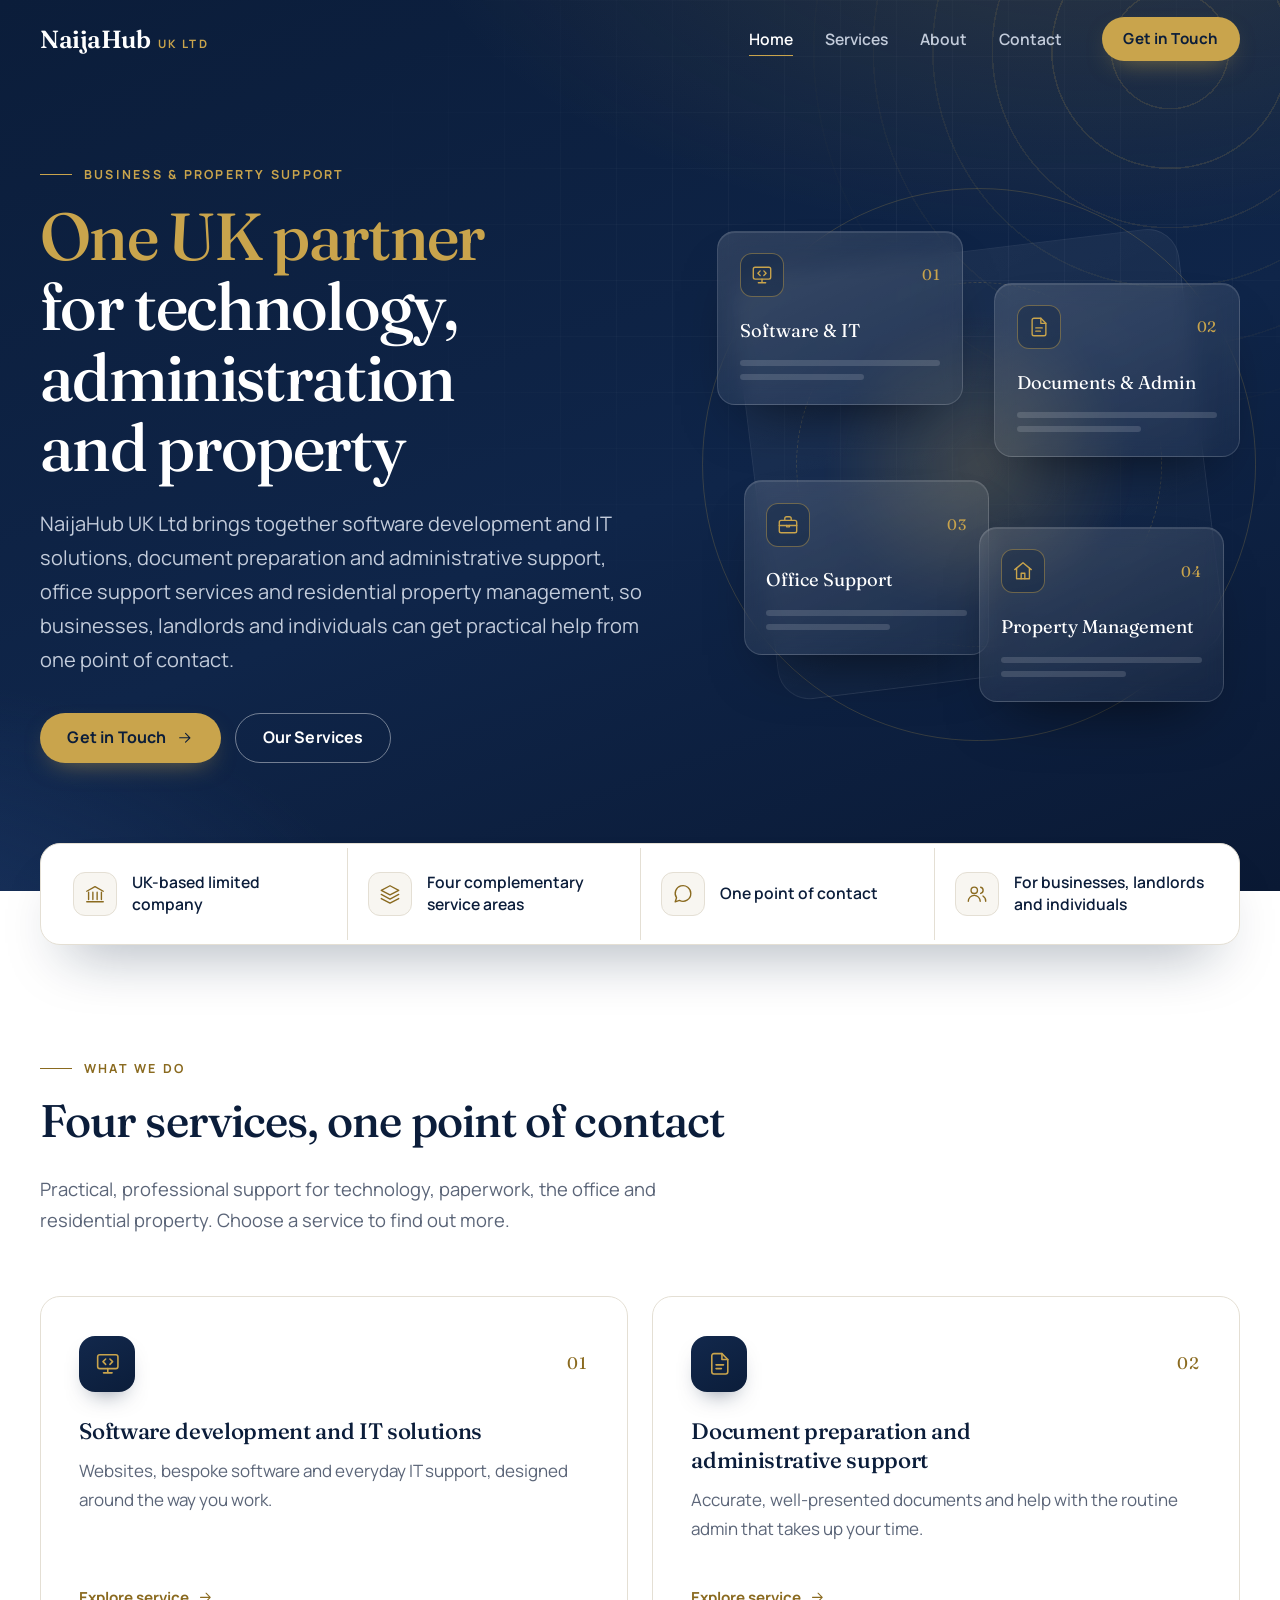
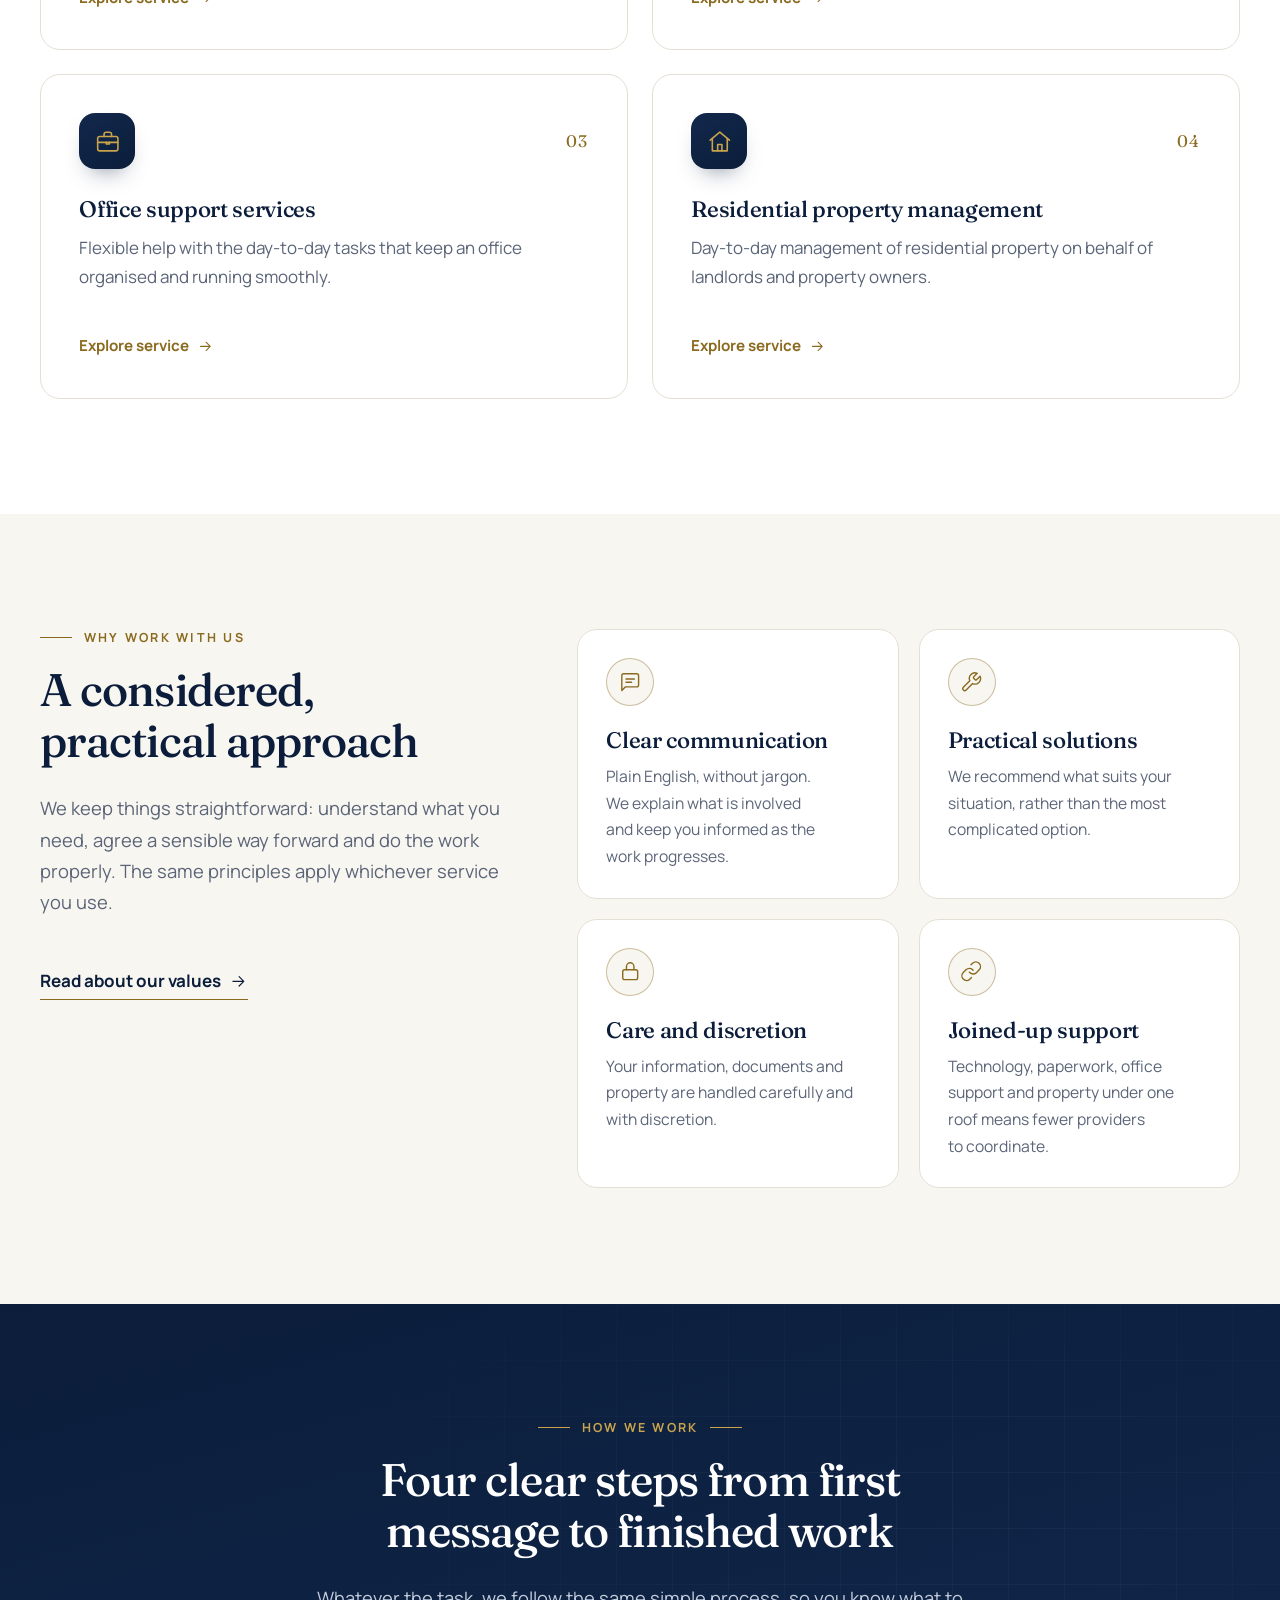
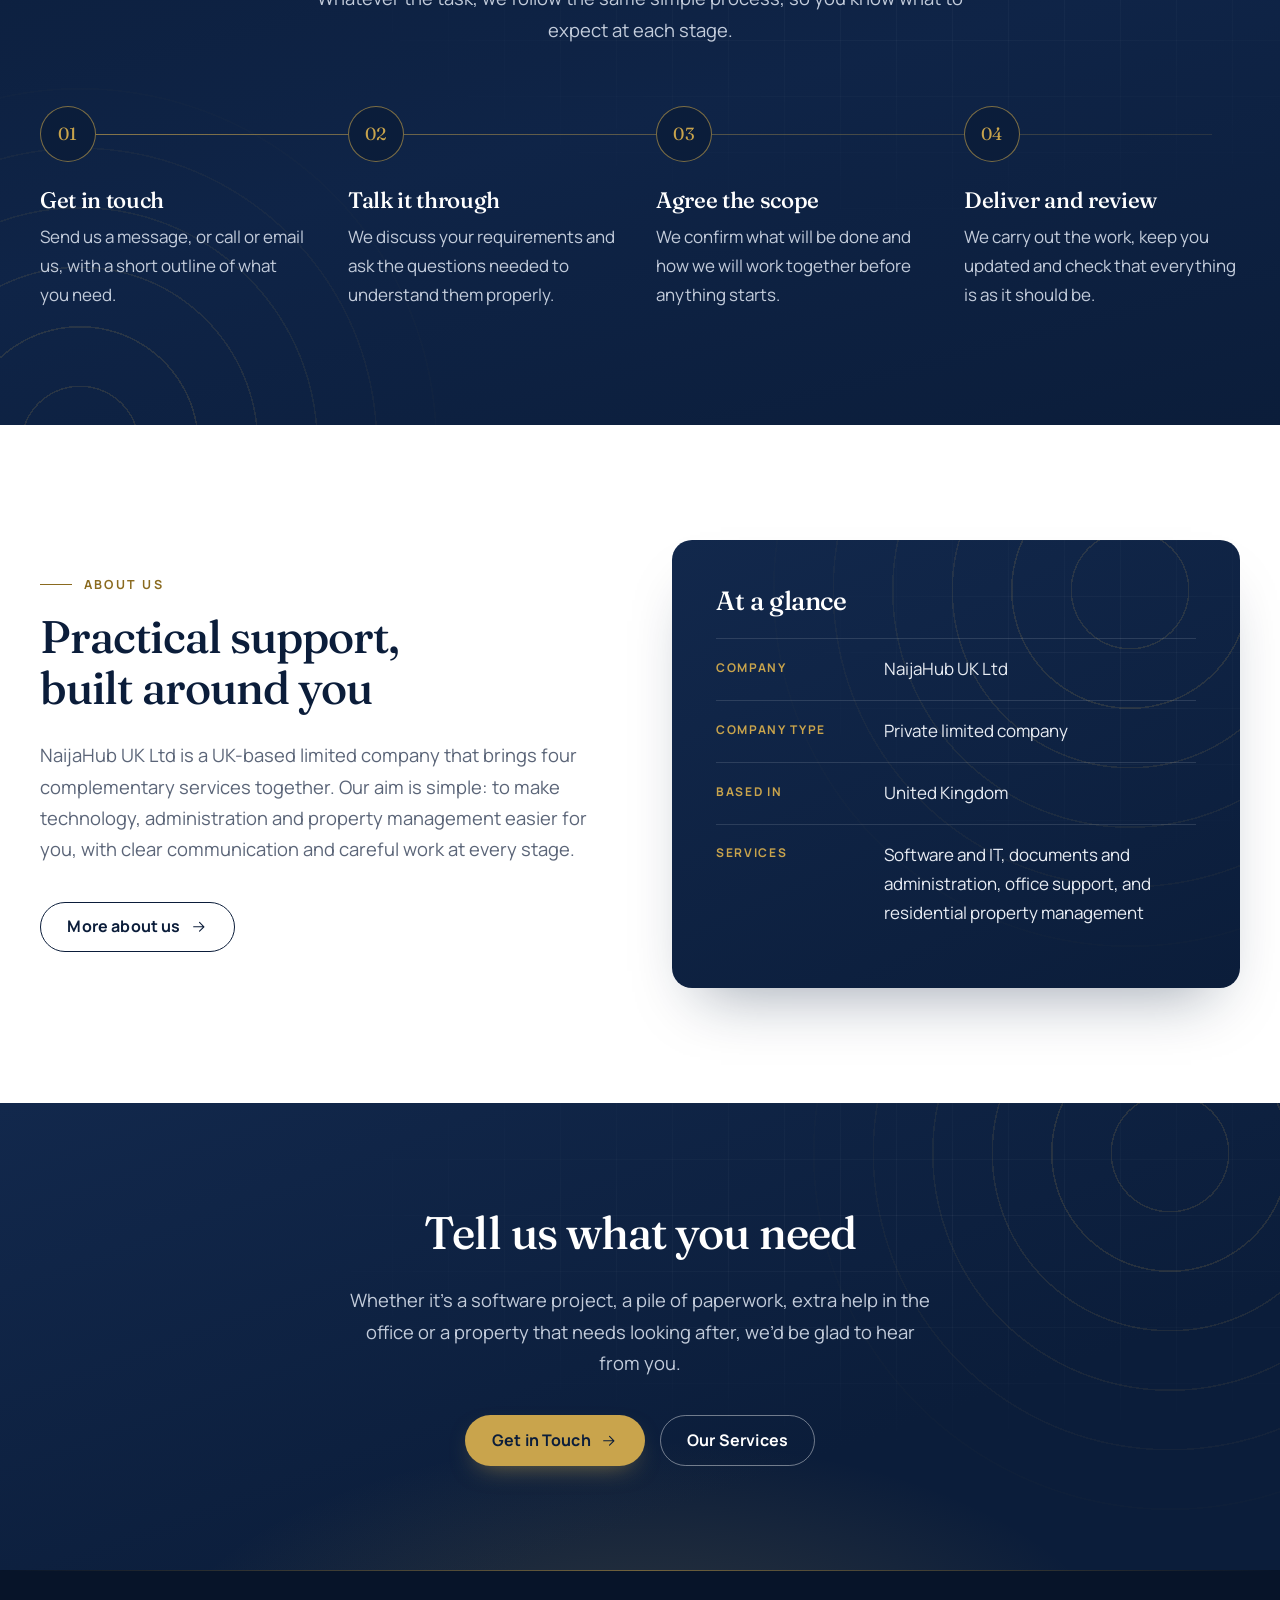
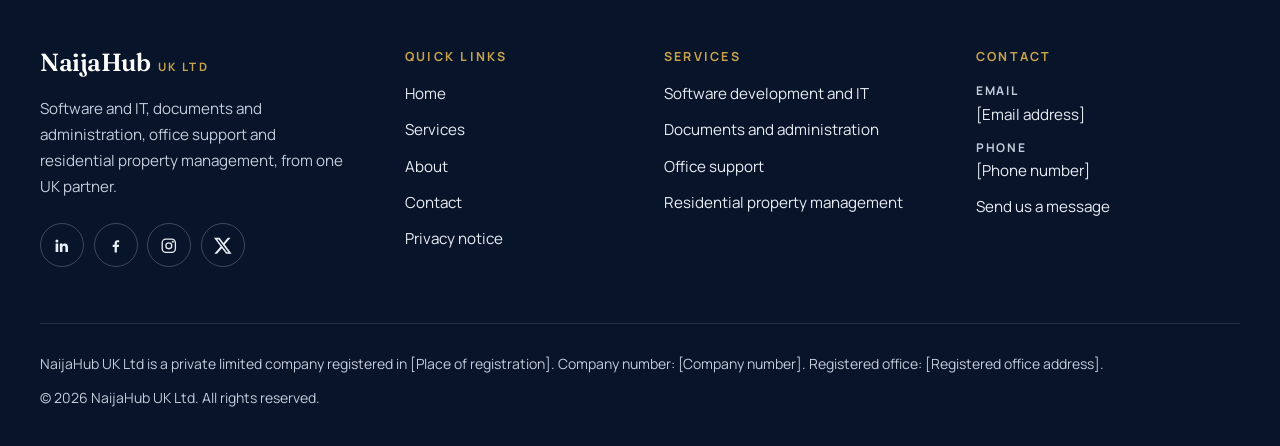
<file: index.html>
<!DOCTYPE html>
<html lang="en-GB">
<head>
  <meta charset="utf-8">
  <meta name="viewport" content="width=device-width, initial-scale=1">
  <title>NaijaHub UK Ltd | Software, Administration and Property Management</title>
  <meta name="description" content="Software development and IT solutions, document preparation and admin support, office support and residential property management from NaijaHub UK Ltd.">
  <link rel="canonical" href="https://naijahubukltd.shop/">
  <meta name="theme-color" content="#0B1D3A">
  <meta property="og:type" content="website">
  <meta property="og:site_name" content="NaijaHub UK Ltd">
  <meta property="og:locale" content="en_GB">
  <meta property="og:title" content="NaijaHub UK Ltd | Software, Administration and Property Management">
  <meta property="og:description" content="Software development and IT solutions, document preparation and admin support, office support and residential property management from NaijaHub UK Ltd.">
  <meta property="og:url" content="https://naijahubukltd.shop/">
  <meta name="twitter:card" content="summary">
  <link rel="preconnect" href="https://fonts.googleapis.com">
  <link rel="preconnect" href="https://fonts.gstatic.com" crossorigin>
  <link rel="stylesheet" href="https://fonts.googleapis.com/css2?family=Fraunces:opsz,wght,SOFT,WONK@9..144,400..600,0..100,0..1&family=Manrope:wght@400..700&display=swap">
  <link rel="stylesheet" href="assets/css/style.css">
  <script>document.documentElement.classList.add('js');window.addEventListener('load',function(){if(!window.nhReady){document.documentElement.classList.remove('js');}});</script>
  <script src="assets/js/main.js" defer></script>
  <script type="application/ld+json">
  {
    "@context": "https://schema.org",
    "@type": "Organization",
    "name": "NaijaHub UK Ltd",
    "legalName": "NaijaHub UK Ltd",
    "url": "https://naijahubukltd.shop/",
    "areaServed": {
      "@type": "Country",
      "name": "United Kingdom"
    },
    "hasOfferCatalog": {
      "@type": "OfferCatalog",
      "name": "Services",
      "itemListElement": [
        {
          "@type": "Offer",
          "itemOffered": {
            "@type": "Service",
            "name": "Software development and IT solutions",
            "url": "https://naijahubukltd.shop/services.html#software-it"
          }
        },
        {
          "@type": "Offer",
          "itemOffered": {
            "@type": "Service",
            "name": "Document preparation and administrative support",
            "url": "https://naijahubukltd.shop/services.html#documents-admin"
          }
        },
        {
          "@type": "Offer",
          "itemOffered": {
            "@type": "Service",
            "name": "Office support services",
            "url": "https://naijahubukltd.shop/services.html#office-support"
          }
        },
        {
          "@type": "Offer",
          "itemOffered": {
            "@type": "Service",
            "name": "Residential property management",
            "url": "https://naijahubukltd.shop/services.html#property-management"
          }
        }
      ]
    }
  }
  </script>
</head>
<body>
  <a class="skip-link" href="#main">Skip to main content</a>

  <header class="site-header" id="site-header">
    <div class="container header-inner">
      <a class="brand" href="index.html"><span class="brand__name">NaijaHub</span> <span class="brand__suffix">UK Ltd</span></a>
      <button class="nav-toggle" type="button" aria-expanded="false" aria-controls="site-nav">
        <span class="nav-toggle__bars" aria-hidden="true"></span>
        <span class="visually-hidden">Menu</span>
      </button>
      <nav class="site-nav" id="site-nav" aria-label="Main">
        <ul class="nav-list">
          <li><a href="index.html" aria-current="page">Home</a></li>
          <li><a href="services.html">Services</a></li>
          <li><a href="about.html">About</a></li>
          <li><a href="contact.html">Contact</a></li>
        </ul>
        <a class="btn btn--gold btn--sm nav-cta" href="contact.html">Get in Touch</a>
      </nav>
    </div>
  </header>

  <main id="main" tabindex="-1">
    <section class="hero decor on-navy" aria-labelledby="hero-title">
      <div class="container hero__grid">
        <div class="hero__content">
          <p class="eyebrow">Business &amp; property support</p>
          <h1 id="hero-title"><span class="hl">One UK partner</span> for technology, administration and property</h1>
          <p class="hero__lead">NaijaHub UK Ltd brings together software development and IT solutions, document preparation and administrative support, office support services and residential property management, so businesses, landlords and individuals can get practical help from one point of contact.</p>
          <div class="btn-row">
            <a class="btn btn--gold" href="contact.html">Get in Touch <svg viewBox="0 0 24 24" fill="none" stroke="currentColor" stroke-width="1.5" stroke-linecap="round" stroke-linejoin="round" aria-hidden="true" focusable="false"><path d="M5 12h14M13 6l6 6-6 6"/></svg></a>
            <a class="btn btn--outline" href="services.html">Our Services</a>
          </div>
        </div>
        <div class="hero-visual" aria-hidden="true">
          <div class="hv-glow"></div>
          <div class="hv-ring"></div>
          <div class="hv-ring hv-ring--inner"></div>
          <div class="hv-slab"></div>
          <div class="hv-card hv-card--1">
            <div class="hv-card__head"><span class="hv-card__icon"><svg viewBox="0 0 24 24" fill="none" stroke="currentColor" stroke-width="1.5" stroke-linecap="round" stroke-linejoin="round" aria-hidden="true" focusable="false"><rect x="2.5" y="3.5" width="19" height="13" rx="2"/><path d="M8 20.5h8M12 16.5v4"/><path d="M10 7.5 7.5 10l2.5 2.5M14 7.5l2.5 2.5-2.5 2.5"/></svg></span><span class="hv-card__num">01</span></div>
            <span class="hv-card__title">Software &amp; IT</span>
            <span class="hv-card__bar"></span><span class="hv-card__bar"></span>
          </div>
          <div class="hv-card hv-card--2">
            <div class="hv-card__head"><span class="hv-card__icon"><svg viewBox="0 0 24 24" fill="none" stroke="currentColor" stroke-width="1.5" stroke-linecap="round" stroke-linejoin="round" aria-hidden="true" focusable="false"><path d="M14 2.5H6.5a2 2 0 0 0-2 2v15a2 2 0 0 0 2 2h11a2 2 0 0 0 2-2V8z"/><path d="M14 2.5V8h5.5"/><path d="M8.5 13h7M8.5 16.5h5"/></svg></span><span class="hv-card__num">02</span></div>
            <span class="hv-card__title">Documents &amp; Admin</span>
            <span class="hv-card__bar"></span><span class="hv-card__bar"></span>
          </div>
          <div class="hv-card hv-card--3">
            <div class="hv-card__head"><span class="hv-card__icon"><svg viewBox="0 0 24 24" fill="none" stroke="currentColor" stroke-width="1.5" stroke-linecap="round" stroke-linejoin="round" aria-hidden="true" focusable="false"><rect x="2.5" y="7" width="19" height="13.5" rx="2"/><path d="M8.5 7V5a2 2 0 0 1 2-2h3a2 2 0 0 1 2 2v2"/><path d="M2.5 12.5h19"/><path d="M10.5 12.5V14h3v-1.5"/></svg></span><span class="hv-card__num">03</span></div>
            <span class="hv-card__title">Office Support</span>
            <span class="hv-card__bar"></span><span class="hv-card__bar"></span>
          </div>
          <div class="hv-card hv-card--4">
            <div class="hv-card__head"><span class="hv-card__icon"><svg viewBox="0 0 24 24" fill="none" stroke="currentColor" stroke-width="1.5" stroke-linecap="round" stroke-linejoin="round" aria-hidden="true" focusable="false"><path d="M3 10.5 12 3l9 7.5"/><path d="M5 9v11.5h14V9"/><path d="M10 20.5v-6h4v6"/></svg></span><span class="hv-card__num">04</span></div>
            <span class="hv-card__title">Property Management</span>
            <span class="hv-card__bar"></span><span class="hv-card__bar"></span>
          </div>
        </div>
      </div>
    </section>

    <section class="trust" aria-label="At a glance">
      <div class="container">
        <ul class="trust__list">
          <li class="trust__item"><span class="trust__icon"><svg viewBox="0 0 24 24" fill="none" stroke="currentColor" stroke-width="1.5" stroke-linecap="round" stroke-linejoin="round" aria-hidden="true" focusable="false"><path d="M3 9 12 4l9 5"/><path d="M5 10v8M9.67 10v8M14.33 10v8M19 10v8"/><path d="M3 20.5h18"/></svg></span>UK-based limited company</li>
          <li class="trust__item"><span class="trust__icon"><svg viewBox="0 0 24 24" fill="none" stroke="currentColor" stroke-width="1.5" stroke-linecap="round" stroke-linejoin="round" aria-hidden="true" focusable="false"><path d="M12 3 2.5 8 12 13l9.5-5z"/><path d="m2.5 12.5 9.5 5 9.5-5"/><path d="m2.5 17 9.5 5 9.5-5"/></svg></span>Four complementary service areas</li>
          <li class="trust__item"><span class="trust__icon"><svg viewBox="0 0 24 24" fill="none" stroke="currentColor" stroke-width="1.5" stroke-linecap="round" stroke-linejoin="round" aria-hidden="true" focusable="false"><path d="M20.5 11.5a8.5 8.5 0 0 1-12.4 7.55L3.5 20.5l1.45-4.4A8.5 8.5 0 1 1 20.5 11.5z"/></svg></span>One point of contact</li>
          <li class="trust__item"><span class="trust__icon"><svg viewBox="0 0 24 24" fill="none" stroke="currentColor" stroke-width="1.5" stroke-linecap="round" stroke-linejoin="round" aria-hidden="true" focusable="false"><circle cx="9" cy="8" r="3.5"/><path d="M2.5 20a6.5 6.5 0 0 1 13 0"/><path d="M16 4.6a3.5 3.5 0 0 1 0 6.8"/><path d="M18.5 14.2a6.5 6.5 0 0 1 3 5.8"/></svg></span>For businesses, landlords and individuals</li>
        </ul>
      </div>
    </section>

    <section class="section" aria-labelledby="services-title">
      <div class="container">
        <div class="section-head reveal">
          <p class="eyebrow">What we do</p>
          <h2 id="services-title">Four services, one point of contact</h2>
          <p class="section-intro">Practical, professional support for technology, paperwork, the office and residential property. Choose a service to find out more.</p>
        </div>
        <div class="card-grid stagger">
          <article class="service-card reveal">
            <div class="service-card__top"><span class="icon-badge"><svg viewBox="0 0 24 24" fill="none" stroke="currentColor" stroke-width="1.5" stroke-linecap="round" stroke-linejoin="round" aria-hidden="true" focusable="false"><rect x="2.5" y="3.5" width="19" height="13" rx="2"/><path d="M8 20.5h8M12 16.5v4"/><path d="M10 7.5 7.5 10l2.5 2.5M14 7.5l2.5 2.5-2.5 2.5"/></svg></span><span class="service-card__num" aria-hidden="true">01</span></div>
            <h3><a class="card-link" href="services.html#software-it">Software development and IT solutions</a></h3>
            <p>Websites, bespoke software and everyday IT support, designed around the way you work.</p>
            <span class="service-card__more" aria-hidden="true">Explore service <svg viewBox="0 0 24 24" fill="none" stroke="currentColor" stroke-width="1.5" stroke-linecap="round" stroke-linejoin="round" aria-hidden="true" focusable="false"><path d="M5 12h14M13 6l6 6-6 6"/></svg></span>
          </article>
          <article class="service-card reveal">
            <div class="service-card__top"><span class="icon-badge"><svg viewBox="0 0 24 24" fill="none" stroke="currentColor" stroke-width="1.5" stroke-linecap="round" stroke-linejoin="round" aria-hidden="true" focusable="false"><path d="M14 2.5H6.5a2 2 0 0 0-2 2v15a2 2 0 0 0 2 2h11a2 2 0 0 0 2-2V8z"/><path d="M14 2.5V8h5.5"/><path d="M8.5 13h7M8.5 16.5h5"/></svg></span><span class="service-card__num" aria-hidden="true">02</span></div>
            <h3><a class="card-link" href="services.html#documents-admin">Document preparation and administrative support</a></h3>
            <p>Accurate, well-presented documents and help with the routine admin that takes up your time.</p>
            <span class="service-card__more" aria-hidden="true">Explore service <svg viewBox="0 0 24 24" fill="none" stroke="currentColor" stroke-width="1.5" stroke-linecap="round" stroke-linejoin="round" aria-hidden="true" focusable="false"><path d="M5 12h14M13 6l6 6-6 6"/></svg></span>
          </article>
          <article class="service-card reveal">
            <div class="service-card__top"><span class="icon-badge"><svg viewBox="0 0 24 24" fill="none" stroke="currentColor" stroke-width="1.5" stroke-linecap="round" stroke-linejoin="round" aria-hidden="true" focusable="false"><rect x="2.5" y="7" width="19" height="13.5" rx="2"/><path d="M8.5 7V5a2 2 0 0 1 2-2h3a2 2 0 0 1 2 2v2"/><path d="M2.5 12.5h19"/><path d="M10.5 12.5V14h3v-1.5"/></svg></span><span class="service-card__num" aria-hidden="true">03</span></div>
            <h3><a class="card-link" href="services.html#office-support">Office support services</a></h3>
            <p>Flexible help with the day-to-day tasks that keep an office organised and running smoothly.</p>
            <span class="service-card__more" aria-hidden="true">Explore service <svg viewBox="0 0 24 24" fill="none" stroke="currentColor" stroke-width="1.5" stroke-linecap="round" stroke-linejoin="round" aria-hidden="true" focusable="false"><path d="M5 12h14M13 6l6 6-6 6"/></svg></span>
          </article>
          <article class="service-card reveal">
            <div class="service-card__top"><span class="icon-badge"><svg viewBox="0 0 24 24" fill="none" stroke="currentColor" stroke-width="1.5" stroke-linecap="round" stroke-linejoin="round" aria-hidden="true" focusable="false"><path d="M3 10.5 12 3l9 7.5"/><path d="M5 9v11.5h14V9"/><path d="M10 20.5v-6h4v6"/></svg></span><span class="service-card__num" aria-hidden="true">04</span></div>
            <h3><a class="card-link" href="services.html#property-management">Residential property management</a></h3>
            <p>Day-to-day management of residential property on behalf of landlords and property owners.</p>
            <span class="service-card__more" aria-hidden="true">Explore service <svg viewBox="0 0 24 24" fill="none" stroke="currentColor" stroke-width="1.5" stroke-linecap="round" stroke-linejoin="round" aria-hidden="true" focusable="false"><path d="M5 12h14M13 6l6 6-6 6"/></svg></span>
          </article>
        </div>
      </div>
    </section>

    <section class="section section--ivory" aria-labelledby="approach-title">
      <div class="container split">
        <div class="split__sticky reveal">
          <p class="eyebrow">Why work with us</p>
          <h2 id="approach-title">A considered, practical approach</h2>
          <p class="section-intro">We keep things straightforward: understand what you need, agree a sensible way forward and do the work properly. The same principles apply whichever service you use.</p>
          <a class="text-link" href="about.html">Read about our values <svg viewBox="0 0 24 24" fill="none" stroke="currentColor" stroke-width="1.5" stroke-linecap="round" stroke-linejoin="round" aria-hidden="true" focusable="false"><path d="M5 12h14M13 6l6 6-6 6"/></svg></a>
        </div>
        <div class="feature-grid stagger">
          <div class="feature reveal">
            <span class="feature__icon"><svg viewBox="0 0 24 24" fill="none" stroke="currentColor" stroke-width="1.5" stroke-linecap="round" stroke-linejoin="round" aria-hidden="true" focusable="false"><path d="M21 15a2 2 0 0 1-2 2H7l-4 4V5a2 2 0 0 1 2-2h14a2 2 0 0 1 2 2z"/><path d="M7.5 8.5h9M7.5 12h6"/></svg></span>
            <h3>Clear communication</h3>
            <p>Plain English, without jargon. We explain what is involved and keep you informed as the work progresses.</p>
          </div>
          <div class="feature reveal">
            <span class="feature__icon"><svg viewBox="0 0 24 24" fill="none" stroke="currentColor" stroke-width="1.5" stroke-linecap="round" stroke-linejoin="round" aria-hidden="true" focusable="false"><path d="M14.7 6.3a1 1 0 0 0 0 1.4l1.6 1.6a1 1 0 0 0 1.4 0l3.77-3.77a6 6 0 0 1-7.94 7.94l-6.91 6.91a2.12 2.12 0 0 1-3-3l6.91-6.91a6 6 0 0 1 7.94-7.94l-3.76 3.76z"/></svg></span>
            <h3>Practical solutions</h3>
            <p>We recommend what suits your situation, rather than the most complicated option.</p>
          </div>
          <div class="feature reveal">
            <span class="feature__icon"><svg viewBox="0 0 24 24" fill="none" stroke="currentColor" stroke-width="1.5" stroke-linecap="round" stroke-linejoin="round" aria-hidden="true" focusable="false"><rect x="4" y="10.5" width="16" height="10.5" rx="2"/><path d="M8 10.5V7a4 4 0 0 1 8 0v3.5"/></svg></span>
            <h3>Care and discretion</h3>
            <p>Your information, documents and property are handled carefully and with discretion.</p>
          </div>
          <div class="feature reveal">
            <span class="feature__icon"><svg viewBox="0 0 24 24" fill="none" stroke="currentColor" stroke-width="1.5" stroke-linecap="round" stroke-linejoin="round" aria-hidden="true" focusable="false"><path d="M10 13a5 5 0 0 0 7.54.54l3-3a5 5 0 0 0-7.07-7.07l-1.72 1.71"/><path d="M14 11a5 5 0 0 0-7.54-.54l-3 3a5 5 0 0 0 7.07 7.07l1.71-1.71"/></svg></span>
            <h3>Joined-up support</h3>
            <p>Technology, paperwork, office support and property under one roof means fewer providers to coordinate.</p>
          </div>
        </div>
      </div>
    </section>

    <section class="section section--navy decor decor--low on-navy" aria-labelledby="process-title">
      <div class="container">
        <div class="section-head section-head--center reveal">
          <p class="eyebrow">How we work</p>
          <h2 id="process-title">Four clear steps from first message to finished work</h2>
          <p class="section-intro">Whatever the task, we follow the same simple process, so you know what to expect at each stage.</p>
        </div>
        <ol class="steps stagger">
          <li class="step reveal">
            <span class="step__num" aria-hidden="true">01</span>
            <h3>Get in touch</h3>
            <p>Send us a message, or call or email us, with a short outline of what you need.</p>
          </li>
          <li class="step reveal">
            <span class="step__num" aria-hidden="true">02</span>
            <h3>Talk it through</h3>
            <p>We discuss your requirements and ask the questions needed to understand them properly.</p>
          </li>
          <li class="step reveal">
            <span class="step__num" aria-hidden="true">03</span>
            <h3>Agree the scope</h3>
            <p>We confirm what will be done and how we will work together before anything starts.</p>
          </li>
          <li class="step reveal">
            <span class="step__num" aria-hidden="true">04</span>
            <h3>Deliver and review</h3>
            <p>We carry out the work, keep you updated and check that everything is as it should be.</p>
          </li>
        </ol>
      </div>
    </section>

    <section class="section" aria-labelledby="about-title">
      <div class="container split split--even split--center">
        <div class="reveal">
          <p class="eyebrow">About us</p>
          <h2 id="about-title">Practical support, built around you</h2>
          <p class="section-intro">NaijaHub UK Ltd is a UK-based limited company that brings four complementary services together. Our aim is simple: to make technology, administration and property management easier for you, with clear communication and careful work at every stage.</p>
          <div class="btn-row">
            <a class="btn btn--ghost" href="about.html">More about us <svg viewBox="0 0 24 24" fill="none" stroke="currentColor" stroke-width="1.5" stroke-linecap="round" stroke-linejoin="round" aria-hidden="true" focusable="false"><path d="M5 12h14M13 6l6 6-6 6"/></svg></a>
          </div>
        </div>
        <div class="glance decor on-navy reveal">
          <h3 class="glance__title">At a glance</h3>
          <dl class="glance__list">
            <div><dt>Company</dt><dd>NaijaHub UK Ltd</dd></div>
            <div><dt>Company type</dt><dd>Private limited company</dd></div>
            <div><dt>Based in</dt><dd>United Kingdom</dd></div>
            <div><dt>Services</dt><dd>Software and IT, documents and administration, office support, and residential property management</dd></div>
          </dl>
        </div>
      </div>
    </section>

    <section class="cta-band decor on-navy" aria-labelledby="cta-title">
      <div class="container cta-band__inner reveal">
        <h2 id="cta-title">Tell us what you need</h2>
        <p>Whether it’s a software project, a pile of paperwork, extra help in the office or a property that needs looking after, we’d be glad to hear from you.</p>
        <div class="btn-row btn-row--center">
          <a class="btn btn--gold" href="contact.html">Get in Touch <svg viewBox="0 0 24 24" fill="none" stroke="currentColor" stroke-width="1.5" stroke-linecap="round" stroke-linejoin="round" aria-hidden="true" focusable="false"><path d="M5 12h14M13 6l6 6-6 6"/></svg></a>
          <a class="btn btn--outline" href="services.html">Our Services</a>
        </div>
      </div>
    </section>
  </main>

  <footer class="site-footer on-navy">
    <div class="container footer-grid">
      <div class="footer-brand">
        <a class="brand" href="index.html"><span class="brand__name">NaijaHub</span> <span class="brand__suffix">UK Ltd</span></a>
        <p class="footer-tagline">Software and IT, documents and administration, office support and residential property management, from one UK partner.</p>
        <ul class="social-list" aria-label="NaijaHub UK Ltd on social media">
          <li><a href="[LinkedIn URL]" target="_blank" rel="noopener noreferrer" aria-label="LinkedIn (opens in a new tab)"><svg viewBox="0 0 24 24" fill="currentColor" aria-hidden="true" focusable="false"><path d="M20.45 20.45h-3.55v-5.57c0-1.33-.03-3.04-1.85-3.04-1.85 0-2.14 1.45-2.14 2.94v5.67H9.35V9h3.41v1.56h.05c.48-.9 1.64-1.85 3.37-1.85 3.6 0 4.27 2.37 4.27 5.46v6.28zM5.34 7.43a2.06 2.06 0 1 1 0-4.13 2.06 2.06 0 0 1 0 4.13zM7.12 20.45H3.56V9h3.56v11.45z"/></svg></a></li>
          <li><a href="[Facebook URL]" target="_blank" rel="noopener noreferrer" aria-label="Facebook (opens in a new tab)"><svg viewBox="0 0 24 24" fill="currentColor" aria-hidden="true" focusable="false"><path d="M13.5 21v-7.5h2.6l.4-3h-3V8.6c0-.87.25-1.46 1.5-1.46h1.6V4.46a21 21 0 0 0-2.33-.12c-2.3 0-3.87 1.4-3.87 3.98v2.18H7.8v3h2.6V21h3.1z"/></svg></a></li>
          <li><a href="[Instagram URL]" target="_blank" rel="noopener noreferrer" aria-label="Instagram (opens in a new tab)"><svg viewBox="0 0 24 24" fill="none" stroke="currentColor" stroke-width="1.8" stroke-linecap="round" stroke-linejoin="round" aria-hidden="true" focusable="false"><rect x="3" y="3" width="18" height="18" rx="5"/><circle cx="12" cy="12" r="4"/><circle cx="17.5" cy="6.5" r="0.6" fill="currentColor"/></svg></a></li>
          <li><a href="[X URL]" target="_blank" rel="noopener noreferrer" aria-label="X, formerly Twitter (opens in a new tab)"><svg viewBox="0 0 24 24" fill="currentColor" aria-hidden="true" focusable="false"><path d="M18.9 1.15h3.68l-8.04 9.19L24 22.85h-7.41l-5.8-7.58-6.64 7.58H.47l8.6-9.83L0 1.15h7.59l5.24 6.93zM17.61 20.64h2.04L6.49 3.24H4.3z"/></svg></a></li>
        </ul>
      </div>
      <nav class="footer-col" aria-labelledby="footer-quick-links">
        <h2 class="footer-title" id="footer-quick-links">Quick links</h2>
        <ul class="footer-links">
          <li><a href="index.html">Home</a></li>
          <li><a href="services.html">Services</a></li>
          <li><a href="about.html">About</a></li>
          <li><a href="contact.html">Contact</a></li>
          <li><a href="privacy.html">Privacy notice</a></li>
        </ul>
      </nav>
      <nav class="footer-col" aria-labelledby="footer-services">
        <h2 class="footer-title" id="footer-services">Services</h2>
        <ul class="footer-links">
          <li><a href="services.html#software-it">Software development and IT</a></li>
          <li><a href="services.html#documents-admin">Documents and administration</a></li>
          <li><a href="services.html#office-support">Office support</a></li>
          <li><a href="services.html#property-management">Residential property management</a></li>
        </ul>
      </nav>
      <div class="footer-col">
        <h2 class="footer-title">Contact</h2>
        <ul class="footer-links">
          <li><span class="footer-contact__label">Email</span><a href="mailto:[Email address]">[Email address]</a></li>
          <li><span class="footer-contact__label">Phone</span><a href="tel:[Phone number]">[Phone number]</a></li>
          <li><a href="contact.html">Send us a message</a></li>
        </ul>
      </div>
    </div>
    <div class="container footer-bottom">
      <p>NaijaHub UK Ltd is a private limited company registered in [Place of registration]. Company number: [Company number]. Registered office: [Registered office address].</p>
      <p>&copy; <span data-year>2026</span> NaijaHub UK Ltd. All rights reserved.</p>
    </div>
  </footer>
</body>
</html>
</file>
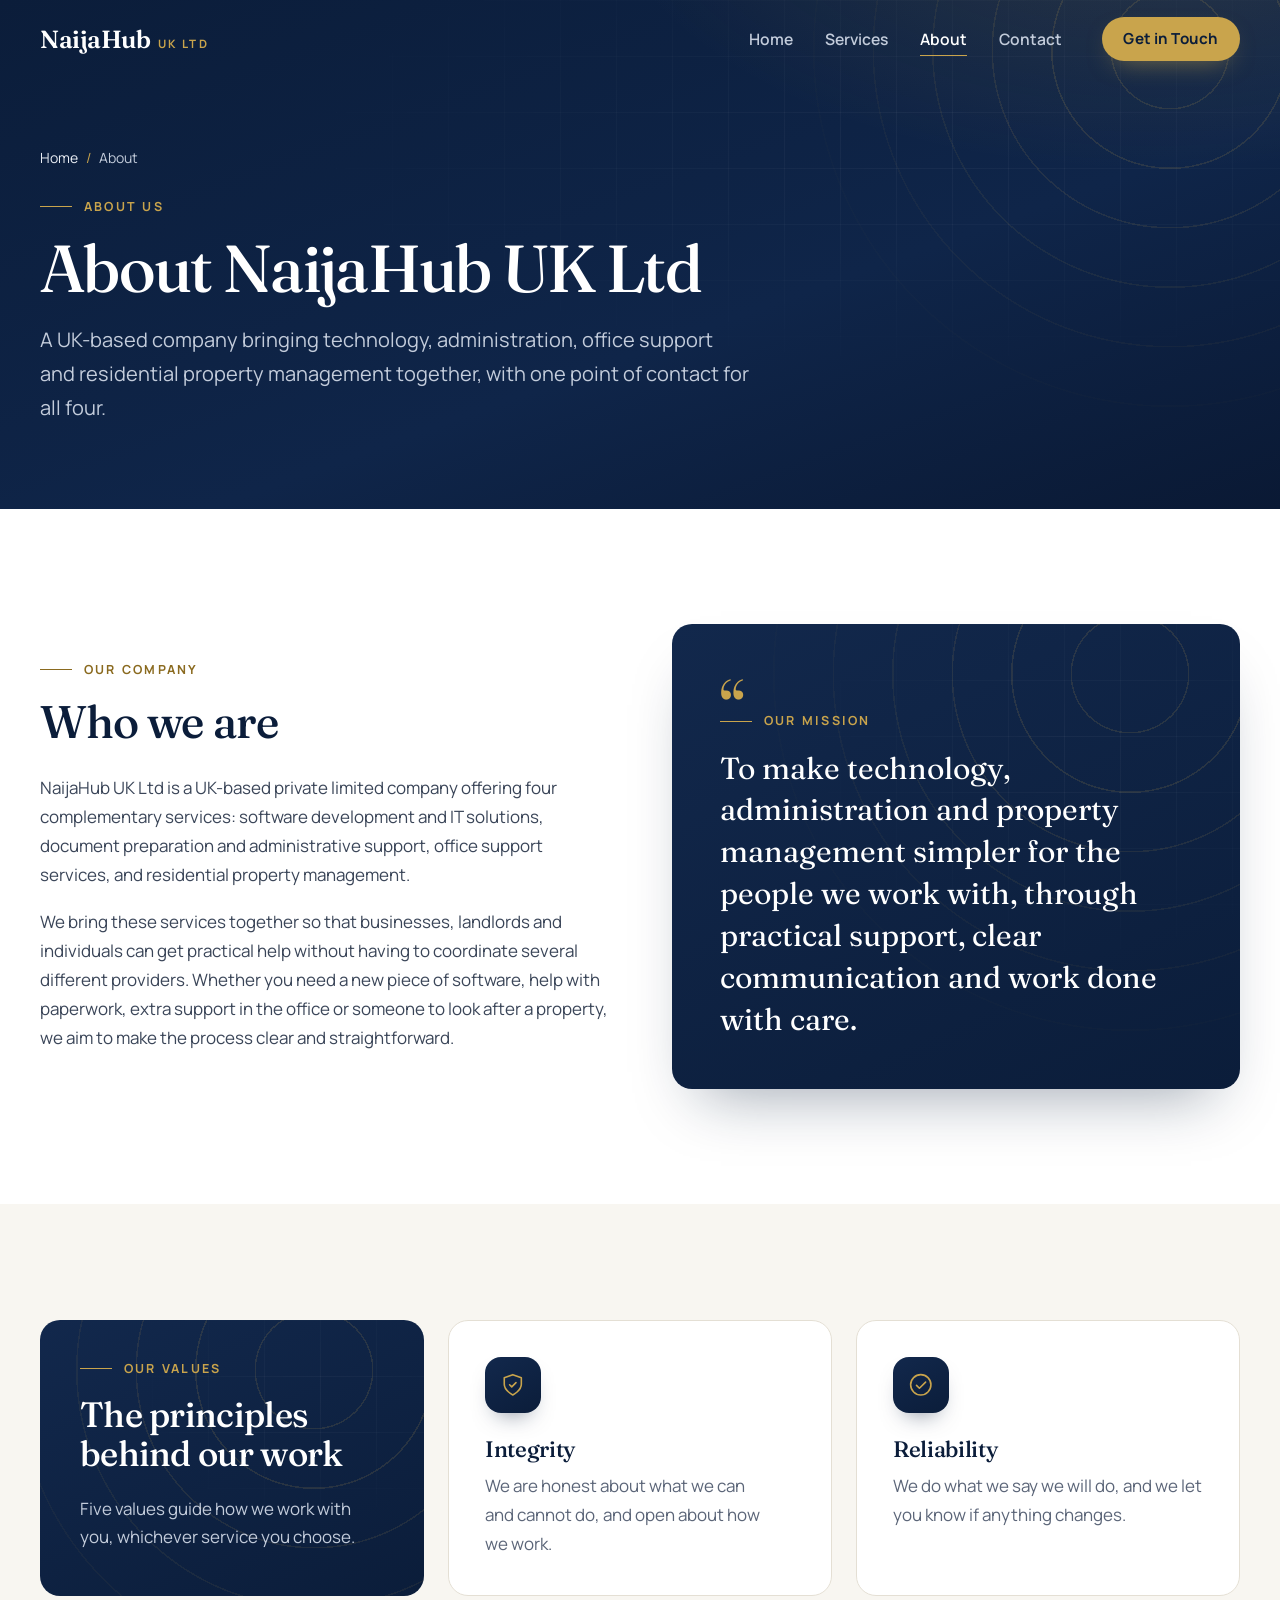
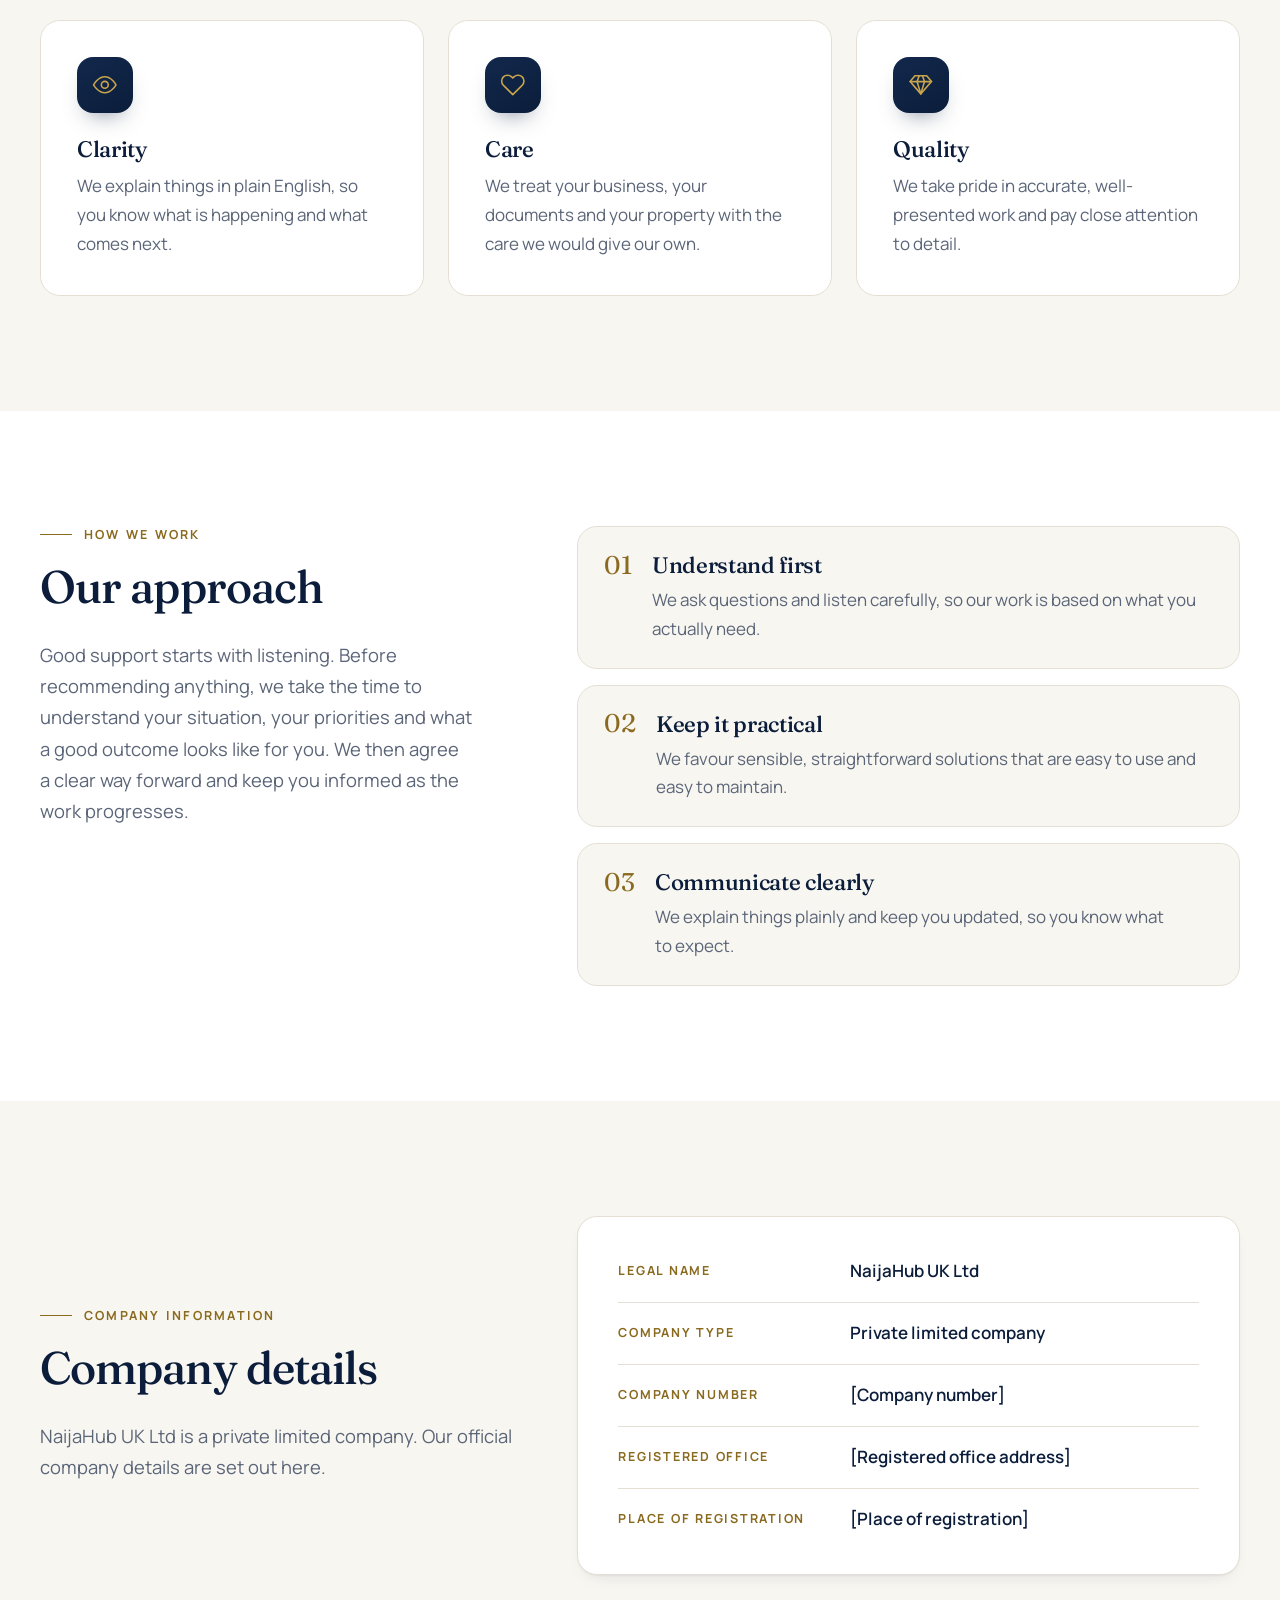
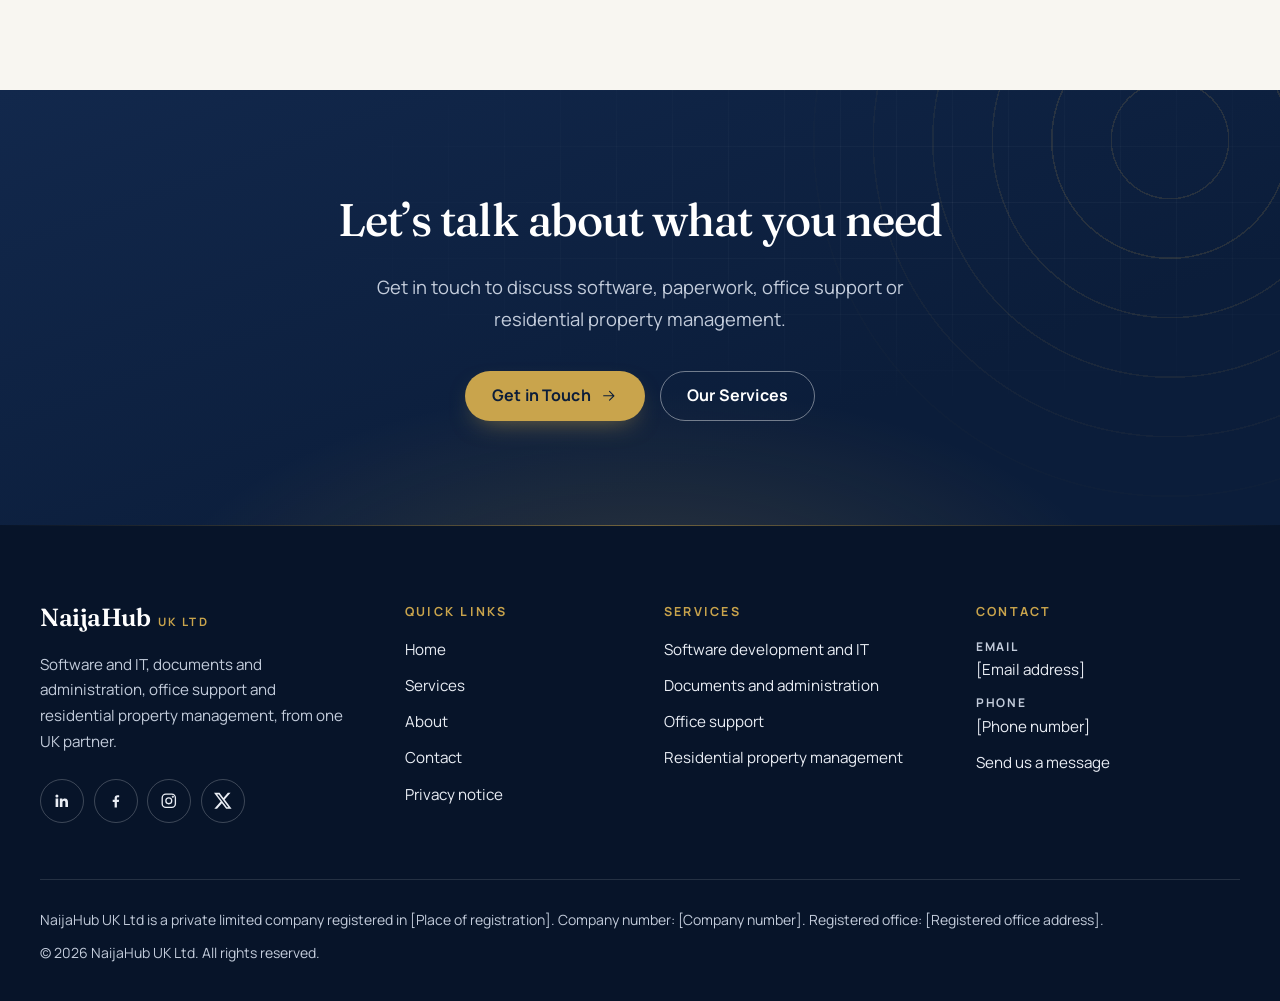
<file: about.html>
<!DOCTYPE html>
<html lang="en-GB">
<head>
  <meta charset="utf-8">
  <meta name="viewport" content="width=device-width, initial-scale=1">
  <title>About Us | NaijaHub UK Ltd</title>
  <meta name="description" content="Learn about NaijaHub UK Ltd, a UK-based company bringing software and IT, document and administrative support, office support and property management together.">
  <link rel="canonical" href="https://naijahubukltd.shop/about.html">
  <meta name="theme-color" content="#0B1D3A">
  <meta property="og:type" content="website">
  <meta property="og:site_name" content="NaijaHub UK Ltd">
  <meta property="og:locale" content="en_GB">
  <meta property="og:title" content="About Us | NaijaHub UK Ltd">
  <meta property="og:description" content="Learn about NaijaHub UK Ltd, a UK-based company bringing software and IT, document and administrative support, office support and property management together.">
  <meta property="og:url" content="https://naijahubukltd.shop/about.html">
  <meta name="twitter:card" content="summary">
  <link rel="preconnect" href="https://fonts.googleapis.com">
  <link rel="preconnect" href="https://fonts.gstatic.com" crossorigin>
  <link rel="stylesheet" href="https://fonts.googleapis.com/css2?family=Fraunces:opsz,wght,SOFT,WONK@9..144,400..600,0..100,0..1&family=Manrope:wght@400..700&display=swap">
  <link rel="stylesheet" href="assets/css/style.css">
  <script>document.documentElement.classList.add('js');window.addEventListener('load',function(){if(!window.nhReady){document.documentElement.classList.remove('js');}});</script>
  <script src="assets/js/main.js" defer></script>
</head>
<body>
  <a class="skip-link" href="#main">Skip to main content</a>

  <header class="site-header" id="site-header">
    <div class="container header-inner">
      <a class="brand" href="index.html"><span class="brand__name">NaijaHub</span> <span class="brand__suffix">UK Ltd</span></a>
      <button class="nav-toggle" type="button" aria-expanded="false" aria-controls="site-nav">
        <span class="nav-toggle__bars" aria-hidden="true"></span>
        <span class="visually-hidden">Menu</span>
      </button>
      <nav class="site-nav" id="site-nav" aria-label="Main">
        <ul class="nav-list">
          <li><a href="index.html">Home</a></li>
          <li><a href="services.html">Services</a></li>
          <li><a href="about.html" aria-current="page">About</a></li>
          <li><a href="contact.html">Contact</a></li>
        </ul>
        <a class="btn btn--gold btn--sm nav-cta" href="contact.html">Get in Touch</a>
      </nav>
    </div>
  </header>

  <main id="main" tabindex="-1">
    <section class="page-hero decor on-navy" aria-labelledby="page-title">
      <div class="container">
        <nav class="breadcrumb" aria-label="Breadcrumb">
          <ol><li><a href="index.html">Home</a></li><li aria-current="page">About</li></ol>
        </nav>
        <p class="eyebrow">About us</p>
        <h1 id="page-title">About NaijaHub UK Ltd</h1>
        <p class="page-hero__lead">A UK-based company bringing technology, administration, office support and residential property management together, with one point of contact for all four.</p>
      </div>
    </section>

    <section class="section" aria-labelledby="who-title">
      <div class="container split split--even split--center">
        <div class="reveal">
          <p class="eyebrow">Our company</p>
          <h2 id="who-title">Who we are</h2>
          <p>NaijaHub UK Ltd is a UK-based private limited company offering four complementary services: software development and IT solutions, document preparation and administrative support, office support services, and residential property management.</p>
          <p>We bring these services together so that businesses, landlords and individuals can get practical help without having to coordinate several different providers. Whether you need a new piece of software, help with paperwork, extra support in the office or someone to look after a property, we aim to make the process clear and straightforward.</p>
        </div>
        <div class="mission decor on-navy reveal">
          <span class="mission__mark" aria-hidden="true">“</span>
          <h2 class="eyebrow">Our mission</h2>
          <p class="mission__text">To make technology, administration and property management simpler for the people we work with, through practical support, clear communication and work done with care.</p>
        </div>
      </div>
    </section>

    <section class="section section--ivory" aria-labelledby="values-title">
      <div class="container">
        <div class="values-grid stagger">
          <div class="values-intro decor on-navy reveal">
            <p class="eyebrow">Our values</p>
            <h2 id="values-title">The principles behind our work</h2>
            <p>Five values guide how we work with you, whichever service you choose.</p>
          </div>
          <article class="value-card reveal">
            <span class="icon-badge"><svg viewBox="0 0 24 24" fill="none" stroke="currentColor" stroke-width="1.5" stroke-linecap="round" stroke-linejoin="round" aria-hidden="true" focusable="false"><path d="M12 21.5s8-4 8-10v-6l-8-3-8 3v6c0 6 8 10 8 10z"/><path d="m9 12 2 2 4-4"/></svg></span>
            <h3>Integrity</h3>
            <p>We are honest about what we can and cannot do, and open about how we work.</p>
          </article>
          <article class="value-card reveal">
            <span class="icon-badge"><svg viewBox="0 0 24 24" fill="none" stroke="currentColor" stroke-width="1.5" stroke-linecap="round" stroke-linejoin="round" aria-hidden="true" focusable="false"><circle cx="12" cy="12" r="9.5"/><path d="m8 12.5 2.7 2.7 5.8-5.7"/></svg></span>
            <h3>Reliability</h3>
            <p>We do what we say we will do, and we let you know if anything changes.</p>
          </article>
          <article class="value-card reveal">
            <span class="icon-badge"><svg viewBox="0 0 24 24" fill="none" stroke="currentColor" stroke-width="1.5" stroke-linecap="round" stroke-linejoin="round" aria-hidden="true" focusable="false"><path d="M1.5 12S5.5 4.5 12 4.5 22.5 12 22.5 12 18.5 19.5 12 19.5 1.5 12 1.5 12z"/><circle cx="12" cy="12" r="3.25"/></svg></span>
            <h3>Clarity</h3>
            <p>We explain things in plain English, so you know what is happening and what comes next.</p>
          </article>
          <article class="value-card reveal">
            <span class="icon-badge"><svg viewBox="0 0 24 24" fill="none" stroke="currentColor" stroke-width="1.5" stroke-linecap="round" stroke-linejoin="round" aria-hidden="true" focusable="false"><path d="M20.84 4.61a5.5 5.5 0 0 0-7.78 0L12 5.67l-1.06-1.06a5.5 5.5 0 0 0-7.78 7.78l1.06 1.06L12 21.23l7.78-7.78 1.06-1.06a5.5 5.5 0 0 0 0-7.78z"/></svg></span>
            <h3>Care</h3>
            <p>We treat your business, your documents and your property with the care we would give our own.</p>
          </article>
          <article class="value-card reveal">
            <span class="icon-badge"><svg viewBox="0 0 24 24" fill="none" stroke="currentColor" stroke-width="1.5" stroke-linecap="round" stroke-linejoin="round" aria-hidden="true" focusable="false"><path d="M6.5 3.5h11L22 9l-10 11.5L2 9z"/><path d="M2 9h20"/><path d="M12 20.5 8.5 9l2-5.5M12 20.5 15.5 9l-2-5.5"/></svg></span>
            <h3>Quality</h3>
            <p>We take pride in accurate, well-presented work and pay close attention to detail.</p>
          </article>
        </div>
      </div>
    </section>

    <section class="section" aria-labelledby="approach-title">
      <div class="container split">
        <div class="split__sticky reveal">
          <p class="eyebrow">How we work</p>
          <h2 id="approach-title">Our approach</h2>
          <p class="section-intro">Good support starts with listening. Before recommending anything, we take the time to understand your situation, your priorities and what a good outcome looks like for you. We then agree a clear way forward and keep you informed as the work progresses.</p>
        </div>
        <ol class="principles stagger">
          <li class="principle reveal">
            <span class="principle__num" aria-hidden="true">01</span>
            <div>
              <h3>Understand first</h3>
              <p>We ask questions and listen carefully, so our work is based on what you actually need.</p>
            </div>
          </li>
          <li class="principle reveal">
            <span class="principle__num" aria-hidden="true">02</span>
            <div>
              <h3>Keep it practical</h3>
              <p>We favour sensible, straightforward solutions that are easy to use and easy to maintain.</p>
            </div>
          </li>
          <li class="principle reveal">
            <span class="principle__num" aria-hidden="true">03</span>
            <div>
              <h3>Communicate clearly</h3>
              <p>We explain things plainly and keep you updated, so you know what to expect.</p>
            </div>
          </li>
        </ol>
      </div>
    </section>

    <section class="section section--ivory" aria-labelledby="details-title">
      <div class="container split split--center">
        <div class="reveal">
          <p class="eyebrow">Company information</p>
          <h2 id="details-title">Company details</h2>
          <p class="section-intro">NaijaHub UK Ltd is a private limited company. Our official company details are set out here.</p>
        </div>
        <div class="details-card reveal">
          <dl class="details-list">
            <div><dt>Legal name</dt><dd>NaijaHub UK Ltd</dd></div>
            <div><dt>Company type</dt><dd>Private limited company</dd></div>
            <div><dt>Company number</dt><dd>[Company number]</dd></div>
            <div><dt>Registered office</dt><dd>[Registered office address]</dd></div>
            <div><dt>Place of registration</dt><dd>[Place of registration]</dd></div>
          </dl>
        </div>
      </div>
    </section>

    <section class="cta-band decor on-navy" aria-labelledby="cta-title">
      <div class="container cta-band__inner reveal">
        <h2 id="cta-title">Let’s talk about what you need</h2>
        <p>Get in touch to discuss software, paperwork, office support or residential property management.</p>
        <div class="btn-row btn-row--center">
          <a class="btn btn--gold" href="contact.html">Get in Touch <svg viewBox="0 0 24 24" fill="none" stroke="currentColor" stroke-width="1.5" stroke-linecap="round" stroke-linejoin="round" aria-hidden="true" focusable="false"><path d="M5 12h14M13 6l6 6-6 6"/></svg></a>
          <a class="btn btn--outline" href="services.html">Our Services</a>
        </div>
      </div>
    </section>
  </main>

  <footer class="site-footer on-navy">
    <div class="container footer-grid">
      <div class="footer-brand">
        <a class="brand" href="index.html"><span class="brand__name">NaijaHub</span> <span class="brand__suffix">UK Ltd</span></a>
        <p class="footer-tagline">Software and IT, documents and administration, office support and residential property management, from one UK partner.</p>
        <ul class="social-list" aria-label="NaijaHub UK Ltd on social media">
          <li><a href="[LinkedIn URL]" target="_blank" rel="noopener noreferrer" aria-label="LinkedIn (opens in a new tab)"><svg viewBox="0 0 24 24" fill="currentColor" aria-hidden="true" focusable="false"><path d="M20.45 20.45h-3.55v-5.57c0-1.33-.03-3.04-1.85-3.04-1.85 0-2.14 1.45-2.14 2.94v5.67H9.35V9h3.41v1.56h.05c.48-.9 1.64-1.85 3.37-1.85 3.6 0 4.27 2.37 4.27 5.46v6.28zM5.34 7.43a2.06 2.06 0 1 1 0-4.13 2.06 2.06 0 0 1 0 4.13zM7.12 20.45H3.56V9h3.56v11.45z"/></svg></a></li>
          <li><a href="[Facebook URL]" target="_blank" rel="noopener noreferrer" aria-label="Facebook (opens in a new tab)"><svg viewBox="0 0 24 24" fill="currentColor" aria-hidden="true" focusable="false"><path d="M13.5 21v-7.5h2.6l.4-3h-3V8.6c0-.87.25-1.46 1.5-1.46h1.6V4.46a21 21 0 0 0-2.33-.12c-2.3 0-3.87 1.4-3.87 3.98v2.18H7.8v3h2.6V21h3.1z"/></svg></a></li>
          <li><a href="[Instagram URL]" target="_blank" rel="noopener noreferrer" aria-label="Instagram (opens in a new tab)"><svg viewBox="0 0 24 24" fill="none" stroke="currentColor" stroke-width="1.8" stroke-linecap="round" stroke-linejoin="round" aria-hidden="true" focusable="false"><rect x="3" y="3" width="18" height="18" rx="5"/><circle cx="12" cy="12" r="4"/><circle cx="17.5" cy="6.5" r="0.6" fill="currentColor"/></svg></a></li>
          <li><a href="[X URL]" target="_blank" rel="noopener noreferrer" aria-label="X, formerly Twitter (opens in a new tab)"><svg viewBox="0 0 24 24" fill="currentColor" aria-hidden="true" focusable="false"><path d="M18.9 1.15h3.68l-8.04 9.19L24 22.85h-7.41l-5.8-7.58-6.64 7.58H.47l8.6-9.83L0 1.15h7.59l5.24 6.93zM17.61 20.64h2.04L6.49 3.24H4.3z"/></svg></a></li>
        </ul>
      </div>
      <nav class="footer-col" aria-labelledby="footer-quick-links">
        <h2 class="footer-title" id="footer-quick-links">Quick links</h2>
        <ul class="footer-links">
          <li><a href="index.html">Home</a></li>
          <li><a href="services.html">Services</a></li>
          <li><a href="about.html">About</a></li>
          <li><a href="contact.html">Contact</a></li>
          <li><a href="privacy.html">Privacy notice</a></li>
        </ul>
      </nav>
      <nav class="footer-col" aria-labelledby="footer-services">
        <h2 class="footer-title" id="footer-services">Services</h2>
        <ul class="footer-links">
          <li><a href="services.html#software-it">Software development and IT</a></li>
          <li><a href="services.html#documents-admin">Documents and administration</a></li>
          <li><a href="services.html#office-support">Office support</a></li>
          <li><a href="services.html#property-management">Residential property management</a></li>
        </ul>
      </nav>
      <div class="footer-col">
        <h2 class="footer-title">Contact</h2>
        <ul class="footer-links">
          <li><span class="footer-contact__label">Email</span><a href="mailto:[Email address]">[Email address]</a></li>
          <li><span class="footer-contact__label">Phone</span><a href="tel:[Phone number]">[Phone number]</a></li>
          <li><a href="contact.html">Send us a message</a></li>
        </ul>
      </div>
    </div>
    <div class="container footer-bottom">
      <p>NaijaHub UK Ltd is a private limited company registered in [Place of registration]. Company number: [Company number]. Registered office: [Registered office address].</p>
      <p>&copy; <span data-year>2026</span> NaijaHub UK Ltd. All rights reserved.</p>
    </div>
  </footer>
</body>
</html>
</file>
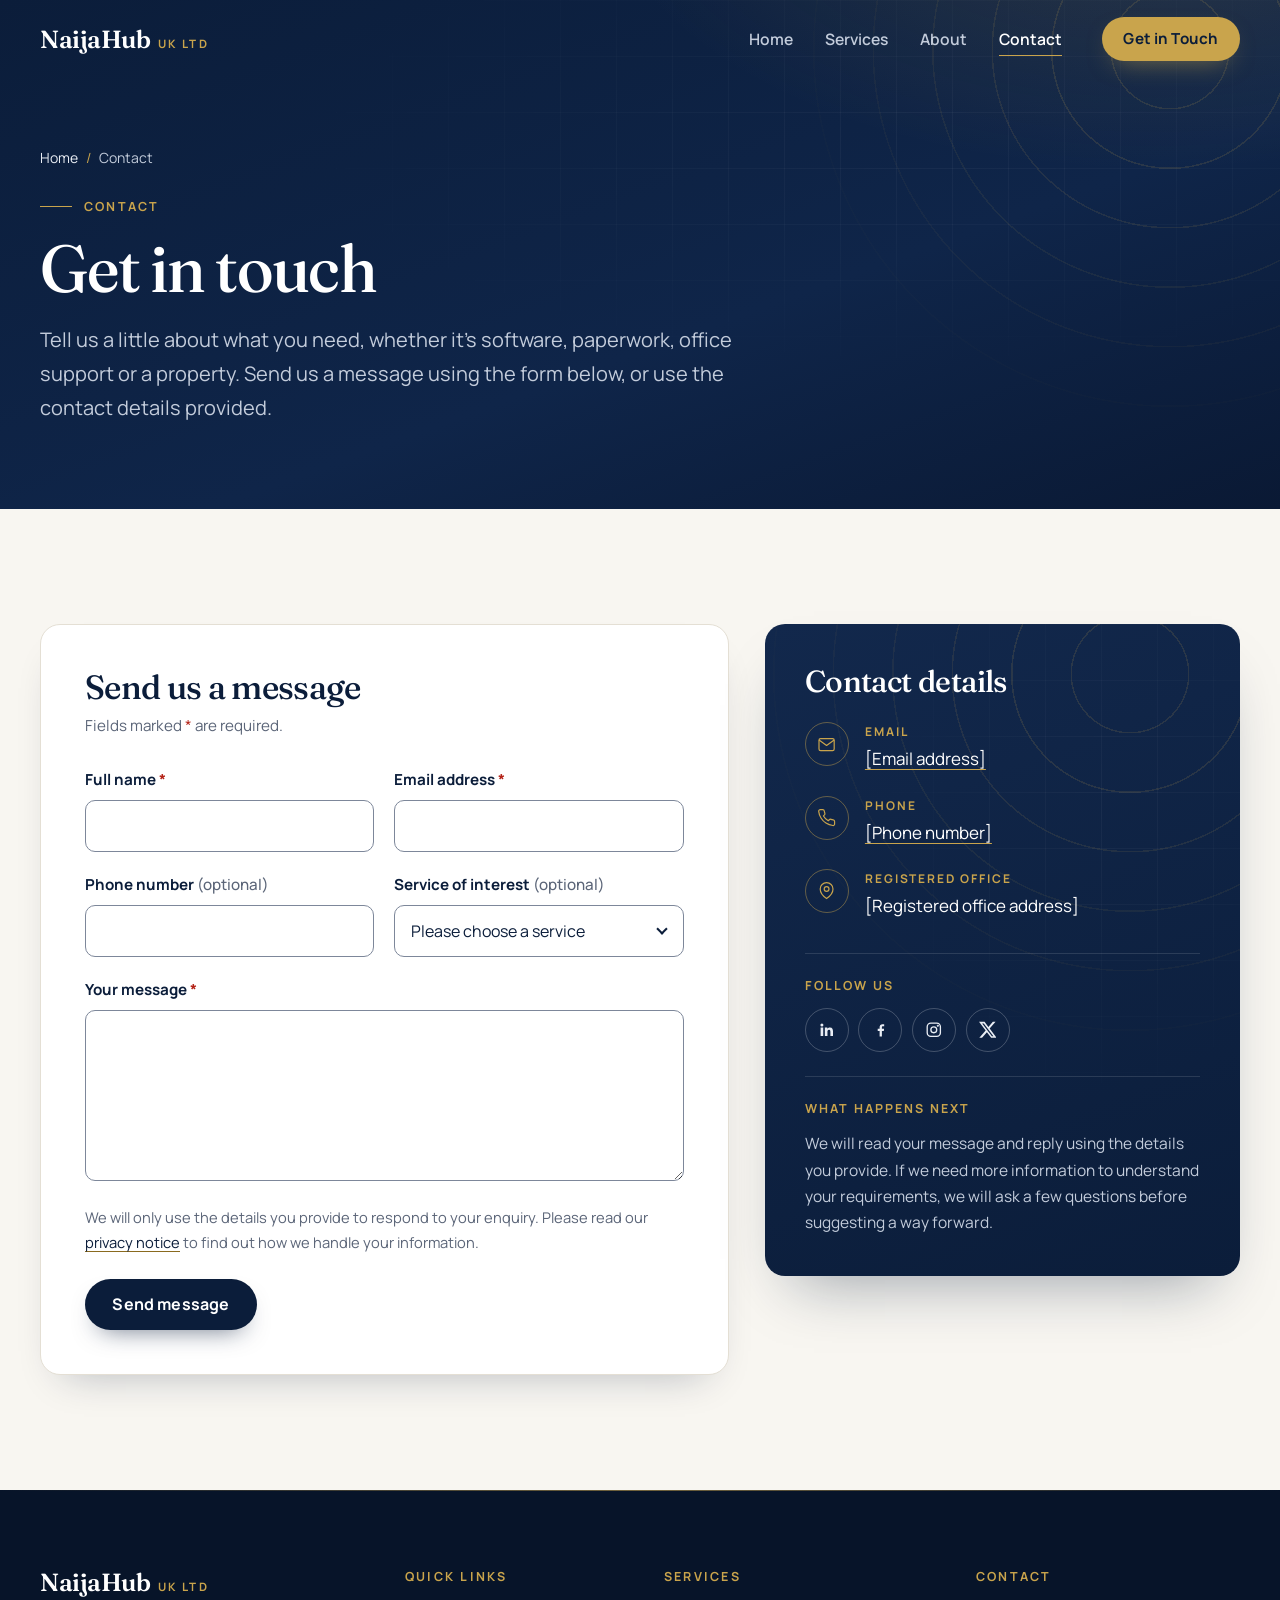
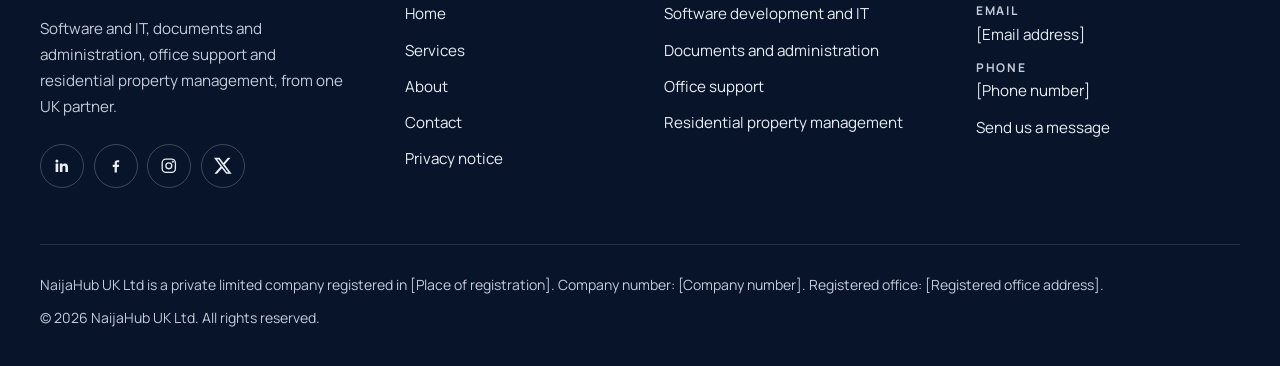
<file: contact.html>
<!DOCTYPE html>
<html lang="en-GB">
<head>
  <meta charset="utf-8">
  <meta name="viewport" content="width=device-width, initial-scale=1">
  <title>Contact Us | NaijaHub UK Ltd</title>
  <meta name="description" content="Get in touch with NaijaHub UK Ltd about software and IT, document preparation, office support or residential property management. Send us a message online.">
  <link rel="canonical" href="https://naijahubukltd.shop/contact.html">
  <meta name="theme-color" content="#0B1D3A">
  <meta property="og:type" content="website">
  <meta property="og:site_name" content="NaijaHub UK Ltd">
  <meta property="og:locale" content="en_GB">
  <meta property="og:title" content="Contact Us | NaijaHub UK Ltd">
  <meta property="og:description" content="Get in touch with NaijaHub UK Ltd about software and IT, document preparation, office support or residential property management. Send us a message online.">
  <meta property="og:url" content="https://naijahubukltd.shop/contact.html">
  <meta name="twitter:card" content="summary">
  <link rel="preconnect" href="https://fonts.googleapis.com">
  <link rel="preconnect" href="https://fonts.gstatic.com" crossorigin>
  <link rel="stylesheet" href="https://fonts.googleapis.com/css2?family=Fraunces:opsz,wght,SOFT,WONK@9..144,400..600,0..100,0..1&family=Manrope:wght@400..700&display=swap">
  <link rel="stylesheet" href="assets/css/style.css">
  <script>document.documentElement.classList.add('js');window.addEventListener('load',function(){if(!window.nhReady){document.documentElement.classList.remove('js');}});</script>
  <script src="assets/js/main.js" defer></script>
</head>
<body>
  <a class="skip-link" href="#main">Skip to main content</a>

  <header class="site-header" id="site-header">
    <div class="container header-inner">
      <a class="brand" href="index.html"><span class="brand__name">NaijaHub</span> <span class="brand__suffix">UK Ltd</span></a>
      <button class="nav-toggle" type="button" aria-expanded="false" aria-controls="site-nav">
        <span class="nav-toggle__bars" aria-hidden="true"></span>
        <span class="visually-hidden">Menu</span>
      </button>
      <nav class="site-nav" id="site-nav" aria-label="Main">
        <ul class="nav-list">
          <li><a href="index.html">Home</a></li>
          <li><a href="services.html">Services</a></li>
          <li><a href="about.html">About</a></li>
          <li><a href="contact.html" aria-current="page">Contact</a></li>
        </ul>
        <a class="btn btn--gold btn--sm nav-cta" href="contact.html">Get in Touch</a>
      </nav>
    </div>
  </header>

  <main id="main" tabindex="-1">
    <section class="page-hero decor on-navy" aria-labelledby="page-title">
      <div class="container">
        <nav class="breadcrumb" aria-label="Breadcrumb">
          <ol><li><a href="index.html">Home</a></li><li aria-current="page">Contact</li></ol>
        </nav>
        <p class="eyebrow">Contact</p>
        <h1 id="page-title">Get in touch</h1>
        <p class="page-hero__lead">Tell us a little about what you need, whether it’s software, paperwork, office support or a property. Send us a message using the form below, or use the contact details provided.</p>
      </div>
    </section>

    <section class="section section--ivory" aria-label="Contact form and details">
      <div class="container contact-layout">
        <div class="form-card">
          <div id="form-block">
            <h2>Send us a message</h2>
            <p class="form-note">Fields marked <span class="req">*</span> are required.</p>
            <form id="contact-form" class="contact-form" action="https://api.web3forms.com/submit" method="POST" data-email="[Email address]">
              <input type="hidden" name="access_key" value="[Web3Forms access key]">
              <input type="hidden" name="subject" value="New enquiry from naijahubukltd.shop">
              <input type="hidden" name="from_name" value="NaijaHub UK Ltd website">
              <input type="checkbox" name="botcheck" class="hp-field" tabindex="-1" autocomplete="off" hidden>
              <div class="form-grid">
                <div class="field">
                  <label for="name">Full name <span class="req" aria-hidden="true">*</span></label>
                  <input id="name" name="name" type="text" autocomplete="name" required aria-describedby="name-error">
                  <p class="field-error" id="name-error"></p>
                </div>
                <div class="field">
                  <label for="email">Email address <span class="req" aria-hidden="true">*</span></label>
                  <input id="email" name="email" type="email" autocomplete="email" spellcheck="false" required aria-describedby="email-error">
                  <p class="field-error" id="email-error"></p>
                </div>
                <div class="field">
                  <label for="phone">Phone number <span class="optional">(optional)</span></label>
                  <input id="phone" name="phone" type="tel" autocomplete="tel" aria-describedby="phone-error">
                  <p class="field-error" id="phone-error"></p>
                </div>
                <div class="field">
                  <label for="service">Service of interest <span class="optional">(optional)</span></label>
                  <div class="select-wrap">
                    <select id="service" name="service">
                      <option value="">Please choose a service</option>
                      <option value="Software development and IT solutions" data-service="software-it">Software development and IT solutions</option>
                      <option value="Document preparation and administrative support" data-service="documents-admin">Document preparation and administrative support</option>
                      <option value="Office support services" data-service="office-support">Office support services</option>
                      <option value="Residential property management" data-service="property-management">Residential property management</option>
                      <option value="Something else" data-service="other">Something else</option>
                    </select>
                  </div>
                </div>
                <div class="field field--full">
                  <label for="message">Your message <span class="req" aria-hidden="true">*</span></label>
                  <textarea id="message" name="message" rows="6" required aria-describedby="message-error"></textarea>
                  <p class="field-error" id="message-error"></p>
                </div>
              </div>
              <p class="form-privacy">We will only use the details you provide to respond to your enquiry. Please read our <a href="privacy.html">privacy notice</a> to find out how we handle your information.</p>
              <div class="form-actions">
                <button class="btn btn--navy" type="submit"><span class="btn__label">Send message</span><span class="spinner" aria-hidden="true"></span></button>
              </div>
              <div class="form-status" id="form-status" role="status" aria-live="polite"></div>
            </form>
          </div>
          <div class="form-success" id="form-success" tabindex="-1" hidden>
            <span class="form-success__icon" aria-hidden="true"><svg viewBox="0 0 24 24" fill="none" stroke="currentColor" stroke-width="1.5" stroke-linecap="round" stroke-linejoin="round" aria-hidden="true" focusable="false"><path d="M20 6 9 17l-5-5"/></svg></span>
            <h2>Thank you for your message</h2>
            <p>Your enquiry has been sent. We will read it carefully and reply using the contact details you provided.</p>
            <a class="btn btn--ghost" href="index.html">Back to the home page</a>
          </div>
        </div>

        <section class="contact-panel decor on-navy" aria-labelledby="details-title">
          <h2 id="details-title">Contact details</h2>
          <ul class="contact-list">
            <li>
              <span class="contact-list__icon" aria-hidden="true"><svg viewBox="0 0 24 24" fill="none" stroke="currentColor" stroke-width="1.5" stroke-linecap="round" stroke-linejoin="round" aria-hidden="true" focusable="false"><rect x="2.5" y="4.5" width="19" height="15" rx="2"/><path d="m3 6.5 9 6.5 9-6.5"/></svg></span>
              <div><span class="contact-list__label">Email</span><a href="mailto:[Email address]">[Email address]</a></div>
            </li>
            <li>
              <span class="contact-list__icon" aria-hidden="true"><svg viewBox="0 0 24 24" fill="none" stroke="currentColor" stroke-width="1.5" stroke-linecap="round" stroke-linejoin="round" aria-hidden="true" focusable="false"><path d="M22 16.92v3a2 2 0 0 1-2.18 2 19.79 19.79 0 0 1-8.63-3.07 19.5 19.5 0 0 1-6-6 19.79 19.79 0 0 1-3.07-8.67A2 2 0 0 1 4.11 2h3a2 2 0 0 1 2 1.72 12.84 12.84 0 0 0 .7 2.81 2 2 0 0 1-.45 2.11L8.09 9.91a16 16 0 0 0 6 6l1.27-1.27a2 2 0 0 1 2.11-.45 12.84 12.84 0 0 0 2.81.7A2 2 0 0 1 22 16.92z"/></svg></span>
              <div><span class="contact-list__label">Phone</span><a href="tel:[Phone number]">[Phone number]</a></div>
            </li>
            <li>
              <span class="contact-list__icon" aria-hidden="true"><svg viewBox="0 0 24 24" fill="none" stroke="currentColor" stroke-width="1.5" stroke-linecap="round" stroke-linejoin="round" aria-hidden="true" focusable="false"><path d="M20 10c0 6.5-8 12-8 12s-8-5.5-8-12a8 8 0 0 1 16 0z"/><circle cx="12" cy="10" r="3"/></svg></span>
              <div><span class="contact-list__label">Registered office</span><span class="contact-list__value">[Registered office address]</span></div>
            </li>
          </ul>
          <div class="contact-panel__block">
            <h3>Follow us</h3>
            <ul class="social-list" aria-label="NaijaHub UK Ltd on social media">
              <li><a href="[LinkedIn URL]" target="_blank" rel="noopener noreferrer" aria-label="LinkedIn (opens in a new tab)"><svg viewBox="0 0 24 24" fill="currentColor" aria-hidden="true" focusable="false"><path d="M20.45 20.45h-3.55v-5.57c0-1.33-.03-3.04-1.85-3.04-1.85 0-2.14 1.45-2.14 2.94v5.67H9.35V9h3.41v1.56h.05c.48-.9 1.64-1.85 3.37-1.85 3.6 0 4.27 2.37 4.27 5.46v6.28zM5.34 7.43a2.06 2.06 0 1 1 0-4.13 2.06 2.06 0 0 1 0 4.13zM7.12 20.45H3.56V9h3.56v11.45z"/></svg></a></li>
              <li><a href="[Facebook URL]" target="_blank" rel="noopener noreferrer" aria-label="Facebook (opens in a new tab)"><svg viewBox="0 0 24 24" fill="currentColor" aria-hidden="true" focusable="false"><path d="M13.5 21v-7.5h2.6l.4-3h-3V8.6c0-.87.25-1.46 1.5-1.46h1.6V4.46a21 21 0 0 0-2.33-.12c-2.3 0-3.87 1.4-3.87 3.98v2.18H7.8v3h2.6V21h3.1z"/></svg></a></li>
              <li><a href="[Instagram URL]" target="_blank" rel="noopener noreferrer" aria-label="Instagram (opens in a new tab)"><svg viewBox="0 0 24 24" fill="none" stroke="currentColor" stroke-width="1.8" stroke-linecap="round" stroke-linejoin="round" aria-hidden="true" focusable="false"><rect x="3" y="3" width="18" height="18" rx="5"/><circle cx="12" cy="12" r="4"/><circle cx="17.5" cy="6.5" r="0.6" fill="currentColor"/></svg></a></li>
              <li><a href="[X URL]" target="_blank" rel="noopener noreferrer" aria-label="X, formerly Twitter (opens in a new tab)"><svg viewBox="0 0 24 24" fill="currentColor" aria-hidden="true" focusable="false"><path d="M18.9 1.15h3.68l-8.04 9.19L24 22.85h-7.41l-5.8-7.58-6.64 7.58H.47l8.6-9.83L0 1.15h7.59l5.24 6.93zM17.61 20.64h2.04L6.49 3.24H4.3z"/></svg></a></li>
            </ul>
          </div>
          <div class="contact-panel__block">
            <h3>What happens next</h3>
            <p>We will read your message and reply using the details you provide. If we need more information to understand your requirements, we will ask a few questions before suggesting a way forward.</p>
          </div>
        </section>
      </div>
    </section>
  </main>

  <footer class="site-footer on-navy">
    <div class="container footer-grid">
      <div class="footer-brand">
        <a class="brand" href="index.html"><span class="brand__name">NaijaHub</span> <span class="brand__suffix">UK Ltd</span></a>
        <p class="footer-tagline">Software and IT, documents and administration, office support and residential property management, from one UK partner.</p>
        <ul class="social-list" aria-label="NaijaHub UK Ltd on social media">
          <li><a href="[LinkedIn URL]" target="_blank" rel="noopener noreferrer" aria-label="LinkedIn (opens in a new tab)"><svg viewBox="0 0 24 24" fill="currentColor" aria-hidden="true" focusable="false"><path d="M20.45 20.45h-3.55v-5.57c0-1.33-.03-3.04-1.85-3.04-1.85 0-2.14 1.45-2.14 2.94v5.67H9.35V9h3.41v1.56h.05c.48-.9 1.64-1.85 3.37-1.85 3.6 0 4.27 2.37 4.27 5.46v6.28zM5.34 7.43a2.06 2.06 0 1 1 0-4.13 2.06 2.06 0 0 1 0 4.13zM7.12 20.45H3.56V9h3.56v11.45z"/></svg></a></li>
          <li><a href="[Facebook URL]" target="_blank" rel="noopener noreferrer" aria-label="Facebook (opens in a new tab)"><svg viewBox="0 0 24 24" fill="currentColor" aria-hidden="true" focusable="false"><path d="M13.5 21v-7.5h2.6l.4-3h-3V8.6c0-.87.25-1.46 1.5-1.46h1.6V4.46a21 21 0 0 0-2.33-.12c-2.3 0-3.87 1.4-3.87 3.98v2.18H7.8v3h2.6V21h3.1z"/></svg></a></li>
          <li><a href="[Instagram URL]" target="_blank" rel="noopener noreferrer" aria-label="Instagram (opens in a new tab)"><svg viewBox="0 0 24 24" fill="none" stroke="currentColor" stroke-width="1.8" stroke-linecap="round" stroke-linejoin="round" aria-hidden="true" focusable="false"><rect x="3" y="3" width="18" height="18" rx="5"/><circle cx="12" cy="12" r="4"/><circle cx="17.5" cy="6.5" r="0.6" fill="currentColor"/></svg></a></li>
          <li><a href="[X URL]" target="_blank" rel="noopener noreferrer" aria-label="X, formerly Twitter (opens in a new tab)"><svg viewBox="0 0 24 24" fill="currentColor" aria-hidden="true" focusable="false"><path d="M18.9 1.15h3.68l-8.04 9.19L24 22.85h-7.41l-5.8-7.58-6.64 7.58H.47l8.6-9.83L0 1.15h7.59l5.24 6.93zM17.61 20.64h2.04L6.49 3.24H4.3z"/></svg></a></li>
        </ul>
      </div>
      <nav class="footer-col" aria-labelledby="footer-quick-links">
        <h2 class="footer-title" id="footer-quick-links">Quick links</h2>
        <ul class="footer-links">
          <li><a href="index.html">Home</a></li>
          <li><a href="services.html">Services</a></li>
          <li><a href="about.html">About</a></li>
          <li><a href="contact.html">Contact</a></li>
          <li><a href="privacy.html">Privacy notice</a></li>
        </ul>
      </nav>
      <nav class="footer-col" aria-labelledby="footer-services">
        <h2 class="footer-title" id="footer-services">Services</h2>
        <ul class="footer-links">
          <li><a href="services.html#software-it">Software development and IT</a></li>
          <li><a href="services.html#documents-admin">Documents and administration</a></li>
          <li><a href="services.html#office-support">Office support</a></li>
          <li><a href="services.html#property-management">Residential property management</a></li>
        </ul>
      </nav>
      <div class="footer-col">
        <h2 class="footer-title">Contact</h2>
        <ul class="footer-links">
          <li><span class="footer-contact__label">Email</span><a href="mailto:[Email address]">[Email address]</a></li>
          <li><span class="footer-contact__label">Phone</span><a href="tel:[Phone number]">[Phone number]</a></li>
          <li><a href="contact.html">Send us a message</a></li>
        </ul>
      </div>
    </div>
    <div class="container footer-bottom">
      <p>NaijaHub UK Ltd is a private limited company registered in [Place of registration]. Company number: [Company number]. Registered office: [Registered office address].</p>
      <p>&copy; <span data-year>2026</span> NaijaHub UK Ltd. All rights reserved.</p>
    </div>
  </footer>
</body>
</html>
</file>
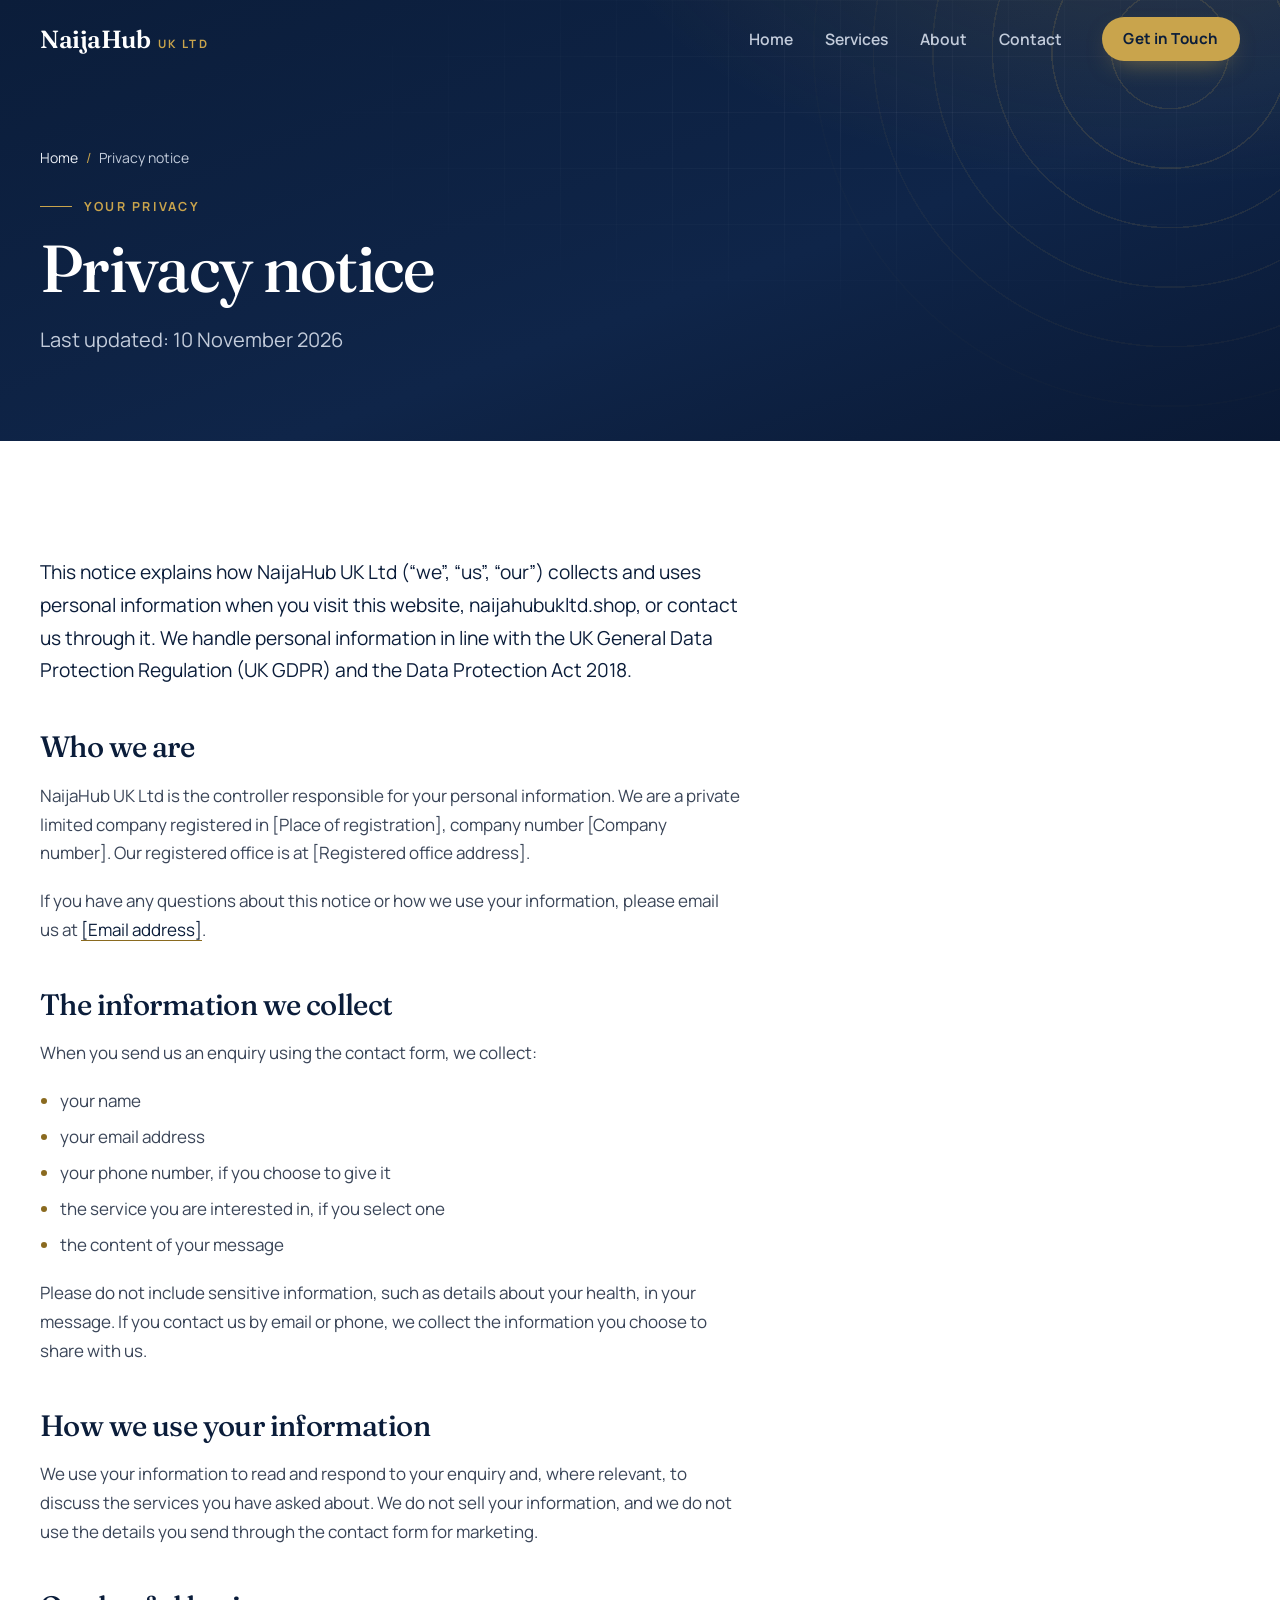
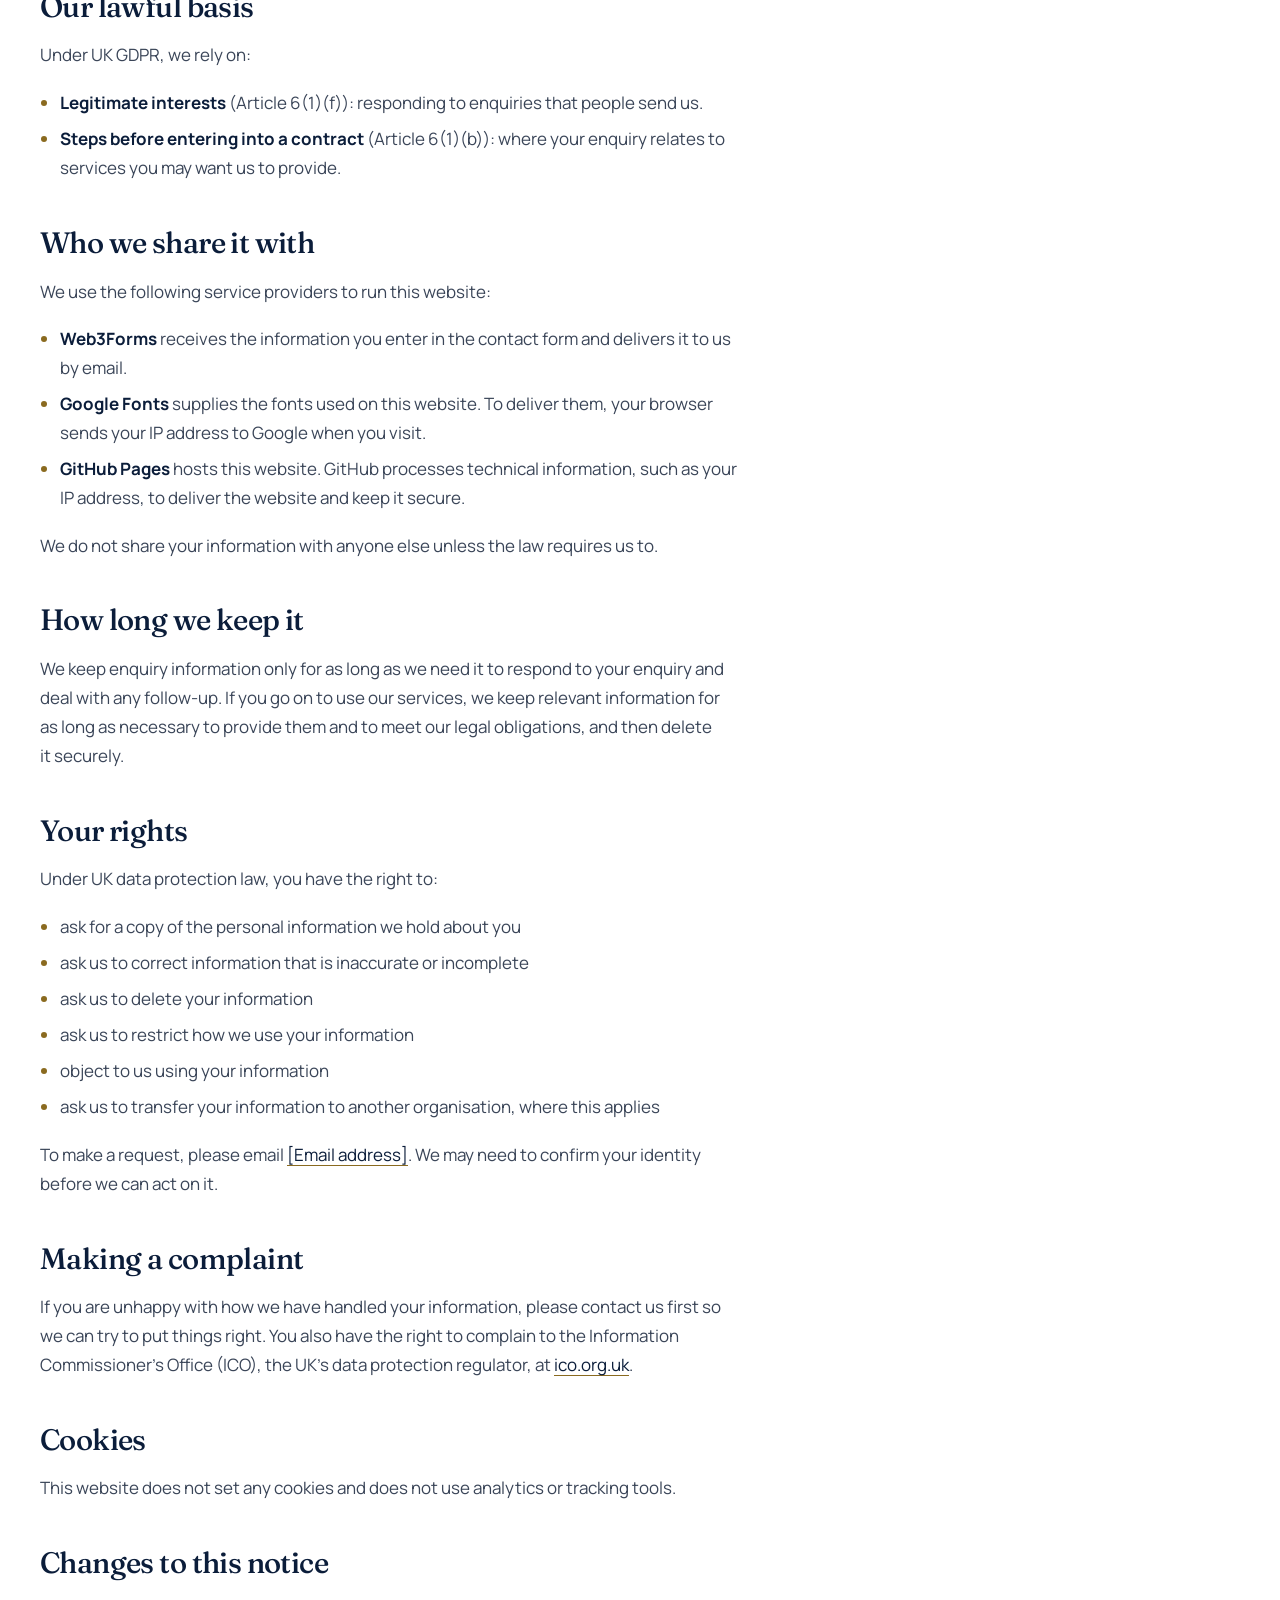
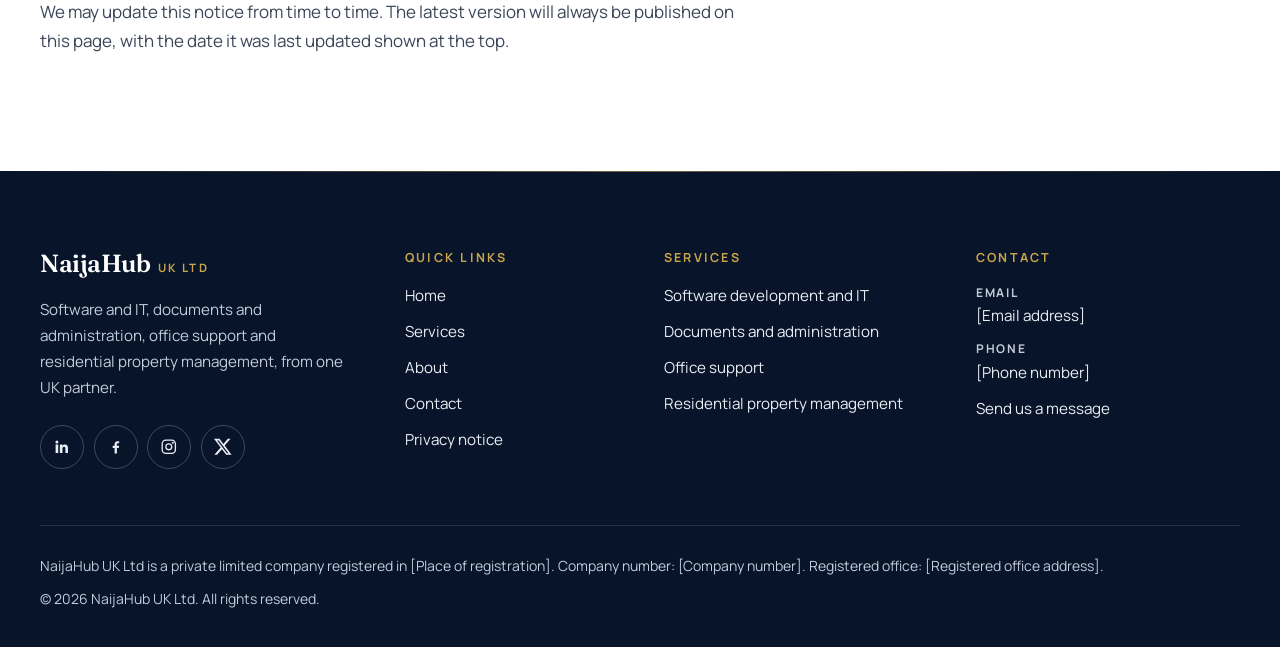
<file: privacy.html>
<!DOCTYPE html>
<html lang="en-GB">
<head>
  <meta charset="utf-8">
  <meta name="viewport" content="width=device-width, initial-scale=1">
  <title>Privacy Notice | NaijaHub UK Ltd</title>
  <meta name="description" content="How NaijaHub UK Ltd collects, uses and protects the personal information you share through this website, and your rights under UK data protection law.">
  <link rel="canonical" href="https://naijahubukltd.shop/privacy.html">
  <meta name="theme-color" content="#0B1D3A">
  <meta property="og:type" content="website">
  <meta property="og:site_name" content="NaijaHub UK Ltd">
  <meta property="og:locale" content="en_GB">
  <meta property="og:title" content="Privacy Notice | NaijaHub UK Ltd">
  <meta property="og:description" content="How NaijaHub UK Ltd collects, uses and protects the personal information you share through this website, and your rights under UK data protection law.">
  <meta property="og:url" content="https://naijahubukltd.shop/privacy.html">
  <meta name="twitter:card" content="summary">
  <link rel="preconnect" href="https://fonts.googleapis.com">
  <link rel="preconnect" href="https://fonts.gstatic.com" crossorigin>
  <link rel="stylesheet" href="https://fonts.googleapis.com/css2?family=Fraunces:opsz,wght,SOFT,WONK@9..144,400..600,0..100,0..1&family=Manrope:wght@400..700&display=swap">
  <link rel="stylesheet" href="assets/css/style.css">
  <script>document.documentElement.classList.add('js');window.addEventListener('load',function(){if(!window.nhReady){document.documentElement.classList.remove('js');}});</script>
  <script src="assets/js/main.js" defer></script>
</head>
<body>
  <a class="skip-link" href="#main">Skip to main content</a>

  <header class="site-header" id="site-header">
    <div class="container header-inner">
      <a class="brand" href="index.html"><span class="brand__name">NaijaHub</span> <span class="brand__suffix">UK Ltd</span></a>
      <button class="nav-toggle" type="button" aria-expanded="false" aria-controls="site-nav">
        <span class="nav-toggle__bars" aria-hidden="true"></span>
        <span class="visually-hidden">Menu</span>
      </button>
      <nav class="site-nav" id="site-nav" aria-label="Main">
        <ul class="nav-list">
          <li><a href="index.html">Home</a></li>
          <li><a href="services.html">Services</a></li>
          <li><a href="about.html">About</a></li>
          <li><a href="contact.html">Contact</a></li>
        </ul>
        <a class="btn btn--gold btn--sm nav-cta" href="contact.html">Get in Touch</a>
      </nav>
    </div>
  </header>

  <main id="main" tabindex="-1">
    <section class="page-hero decor on-navy" aria-labelledby="page-title">
      <div class="container">
        <nav class="breadcrumb" aria-label="Breadcrumb">
          <ol><li><a href="index.html">Home</a></li><li aria-current="page">Privacy notice</li></ol>
        </nav>
        <p class="eyebrow">Your privacy</p>
        <h1 id="page-title">Privacy notice</h1>
        <p class="page-hero__lead">Last updated: 10 November 2026</p>
      </div>
    </section>

    <div class="section">
      <div class="container">
        <div class="prose">
          <p class="prose__intro">This notice explains how NaijaHub UK Ltd (“we”, “us”, “our”) collects and uses personal information when you visit this website, naijahubukltd.shop, or contact us through it. We handle personal information in line with the UK General Data Protection Regulation (UK GDPR) and the Data Protection Act 2018.</p>

          <h2>Who we are</h2>
          <p>NaijaHub UK Ltd is the controller responsible for your personal information. We are a private limited company registered in [Place of registration], company number [Company number]. Our registered office is at [Registered office address].</p>
          <p>If you have any questions about this notice or how we use your information, please email us at <a href="mailto:[Email address]">[Email address]</a>.</p>

          <h2>The information we collect</h2>
          <p>When you send us an enquiry using the contact form, we collect:</p>
          <ul>
            <li>your name</li>
            <li>your email address</li>
            <li>your phone number, if you choose to give it</li>
            <li>the service you are interested in, if you select one</li>
            <li>the content of your message</li>
          </ul>
          <p>Please do not include sensitive information, such as details about your health, in your message. If you contact us by email or phone, we collect the information you choose to share with us.</p>

          <h2>How we use your information</h2>
          <p>We use your information to read and respond to your enquiry and, where relevant, to discuss the services you have asked about. We do not sell your information, and we do not use the details you send through the contact form for marketing.</p>

          <h2>Our lawful basis</h2>
          <p>Under UK GDPR, we rely on:</p>
          <ul>
            <li><strong>Legitimate interests</strong> (Article 6(1)(f)): responding to enquiries that people send us.</li>
            <li><strong>Steps before entering into a contract</strong> (Article 6(1)(b)): where your enquiry relates to services you may want us to provide.</li>
          </ul>

          <h2>Who we share it with</h2>
          <p>We use the following service providers to run this website:</p>
          <ul>
            <li><strong>Web3Forms</strong> receives the information you enter in the contact form and delivers it to us by email.</li>
            <li><strong>Google Fonts</strong> supplies the fonts used on this website. To deliver them, your browser sends your IP address to Google when you visit.</li>
            <li><strong>GitHub Pages</strong> hosts this website. GitHub processes technical information, such as your IP address, to deliver the website and keep it secure.</li>
          </ul>
          <p>We do not share your information with anyone else unless the law requires us to.</p>

          <h2>How long we keep it</h2>
          <p>We keep enquiry information only for as long as we need it to respond to your enquiry and deal with any follow-up. If you go on to use our services, we keep relevant information for as long as necessary to provide them and to meet our legal obligations, and then delete it securely.</p>

          <h2>Your rights</h2>
          <p>Under UK data protection law, you have the right to:</p>
          <ul>
            <li>ask for a copy of the personal information we hold about you</li>
            <li>ask us to correct information that is inaccurate or incomplete</li>
            <li>ask us to delete your information</li>
            <li>ask us to restrict how we use your information</li>
            <li>object to us using your information</li>
            <li>ask us to transfer your information to another organisation, where this applies</li>
          </ul>
          <p>To make a request, please email <a href="mailto:[Email address]">[Email address]</a>. We may need to confirm your identity before we can act on it.</p>

          <h2>Making a complaint</h2>
          <p>If you are unhappy with how we have handled your information, please contact us first so we can try to put things right. You also have the right to complain to the Information Commissioner’s Office (ICO), the UK’s data protection regulator, at <a href="https://ico.org.uk/">ico.org.uk</a>.</p>

          <h2>Cookies</h2>
          <p>This website does not set any cookies and does not use analytics or tracking tools.</p>

          <h2>Changes to this notice</h2>
          <p>We may update this notice from time to time. The latest version will always be published on this page, with the date it was last updated shown at the top.</p>
        </div>
      </div>
    </div>
  </main>

  <footer class="site-footer on-navy">
    <div class="container footer-grid">
      <div class="footer-brand">
        <a class="brand" href="index.html"><span class="brand__name">NaijaHub</span> <span class="brand__suffix">UK Ltd</span></a>
        <p class="footer-tagline">Software and IT, documents and administration, office support and residential property management, from one UK partner.</p>
        <ul class="social-list" aria-label="NaijaHub UK Ltd on social media">
          <li><a href="[LinkedIn URL]" target="_blank" rel="noopener noreferrer" aria-label="LinkedIn (opens in a new tab)"><svg viewBox="0 0 24 24" fill="currentColor" aria-hidden="true" focusable="false"><path d="M20.45 20.45h-3.55v-5.57c0-1.33-.03-3.04-1.85-3.04-1.85 0-2.14 1.45-2.14 2.94v5.67H9.35V9h3.41v1.56h.05c.48-.9 1.64-1.85 3.37-1.85 3.6 0 4.27 2.37 4.27 5.46v6.28zM5.34 7.43a2.06 2.06 0 1 1 0-4.13 2.06 2.06 0 0 1 0 4.13zM7.12 20.45H3.56V9h3.56v11.45z"/></svg></a></li>
          <li><a href="[Facebook URL]" target="_blank" rel="noopener noreferrer" aria-label="Facebook (opens in a new tab)"><svg viewBox="0 0 24 24" fill="currentColor" aria-hidden="true" focusable="false"><path d="M13.5 21v-7.5h2.6l.4-3h-3V8.6c0-.87.25-1.46 1.5-1.46h1.6V4.46a21 21 0 0 0-2.33-.12c-2.3 0-3.87 1.4-3.87 3.98v2.18H7.8v3h2.6V21h3.1z"/></svg></a></li>
          <li><a href="[Instagram URL]" target="_blank" rel="noopener noreferrer" aria-label="Instagram (opens in a new tab)"><svg viewBox="0 0 24 24" fill="none" stroke="currentColor" stroke-width="1.8" stroke-linecap="round" stroke-linejoin="round" aria-hidden="true" focusable="false"><rect x="3" y="3" width="18" height="18" rx="5"/><circle cx="12" cy="12" r="4"/><circle cx="17.5" cy="6.5" r="0.6" fill="currentColor"/></svg></a></li>
          <li><a href="[X URL]" target="_blank" rel="noopener noreferrer" aria-label="X, formerly Twitter (opens in a new tab)"><svg viewBox="0 0 24 24" fill="currentColor" aria-hidden="true" focusable="false"><path d="M18.9 1.15h3.68l-8.04 9.19L24 22.85h-7.41l-5.8-7.58-6.64 7.58H.47l8.6-9.83L0 1.15h7.59l5.24 6.93zM17.61 20.64h2.04L6.49 3.24H4.3z"/></svg></a></li>
        </ul>
      </div>
      <nav class="footer-col" aria-labelledby="footer-quick-links">
        <h2 class="footer-title" id="footer-quick-links">Quick links</h2>
        <ul class="footer-links">
          <li><a href="index.html">Home</a></li>
          <li><a href="services.html">Services</a></li>
          <li><a href="about.html">About</a></li>
          <li><a href="contact.html">Contact</a></li>
          <li><a href="privacy.html">Privacy notice</a></li>
        </ul>
      </nav>
      <nav class="footer-col" aria-labelledby="footer-services">
        <h2 class="footer-title" id="footer-services">Services</h2>
        <ul class="footer-links">
          <li><a href="services.html#software-it">Software development and IT</a></li>
          <li><a href="services.html#documents-admin">Documents and administration</a></li>
          <li><a href="services.html#office-support">Office support</a></li>
          <li><a href="services.html#property-management">Residential property management</a></li>
        </ul>
      </nav>
      <div class="footer-col">
        <h2 class="footer-title">Contact</h2>
        <ul class="footer-links">
          <li><span class="footer-contact__label">Email</span><a href="mailto:[Email address]">[Email address]</a></li>
          <li><span class="footer-contact__label">Phone</span><a href="tel:[Phone number]">[Phone number]</a></li>
          <li><a href="contact.html">Send us a message</a></li>
        </ul>
      </div>
    </div>
    <div class="container footer-bottom">
      <p>NaijaHub UK Ltd is a private limited company registered in [Place of registration]. Company number: [Company number]. Registered office: [Registered office address].</p>
      <p>&copy; <span data-year>2026</span> NaijaHub UK Ltd. All rights reserved.</p>
    </div>
  </footer>
</body>
</html>
</file>
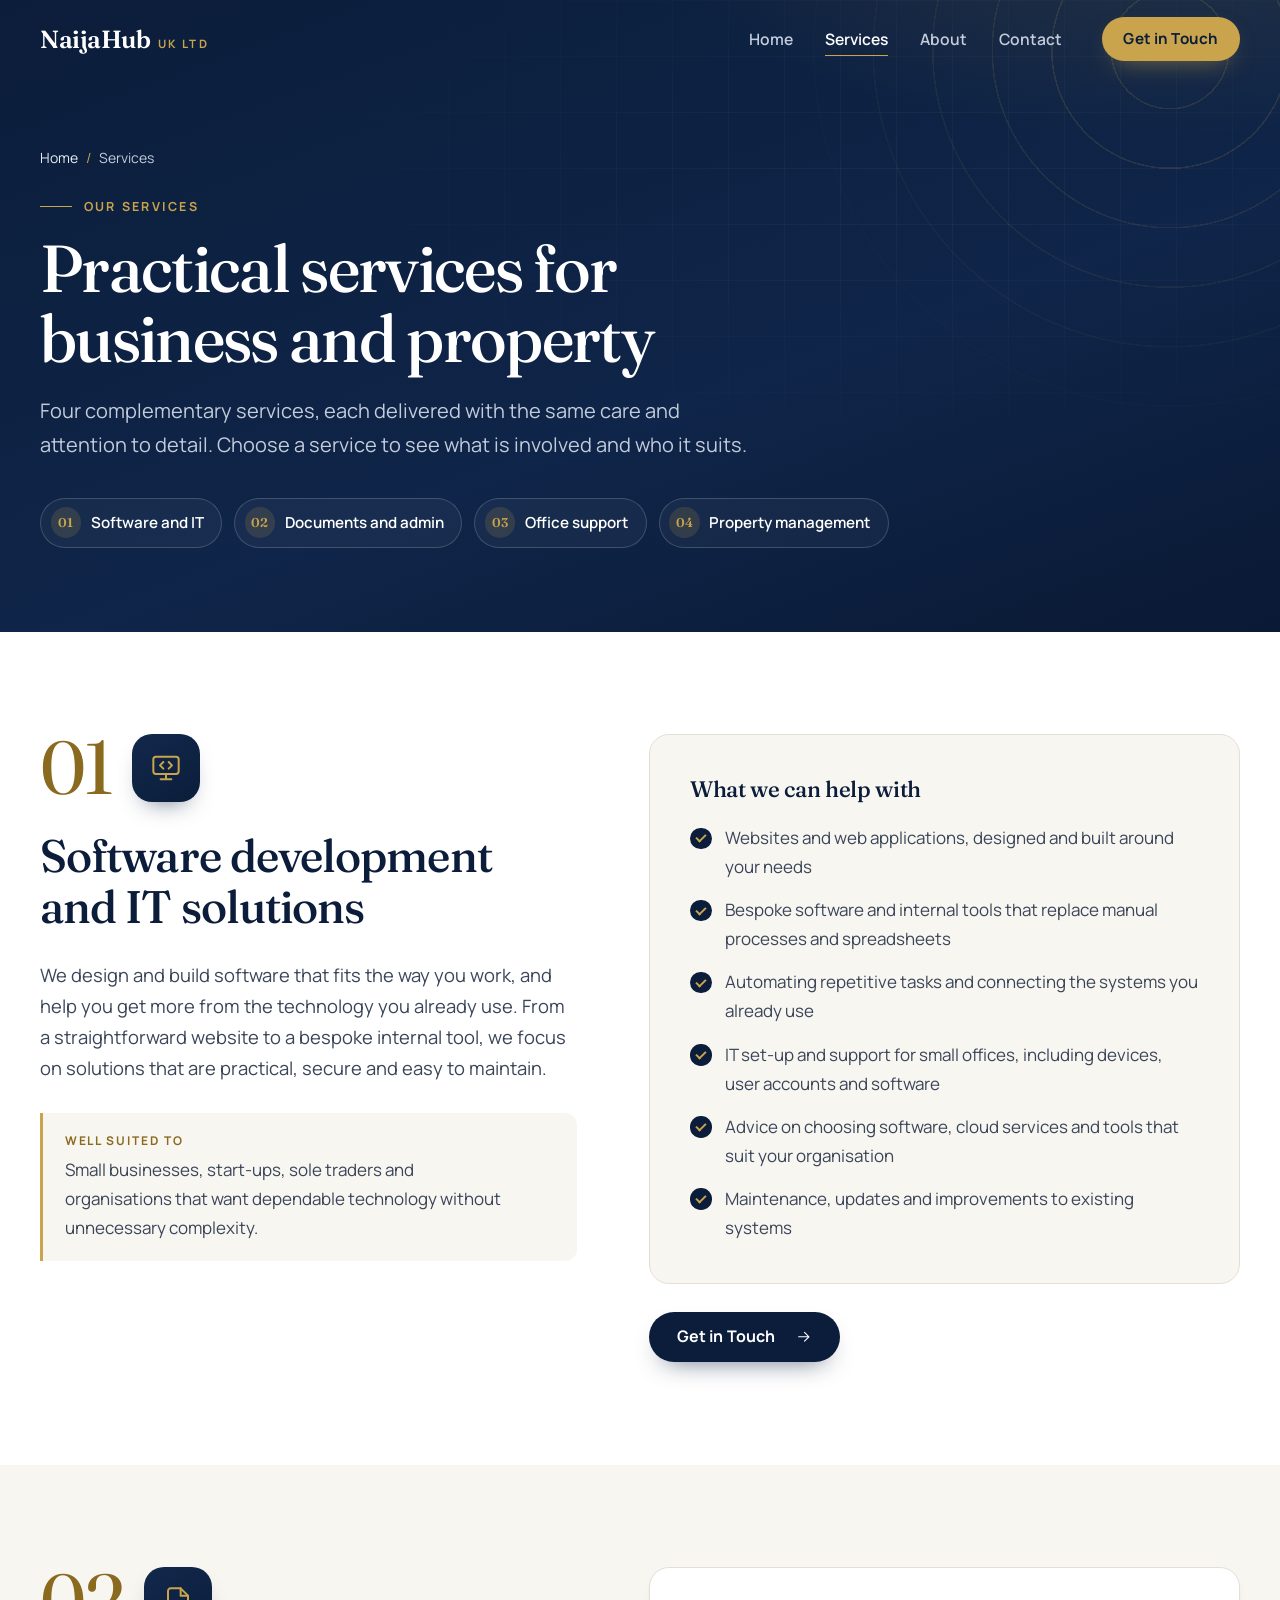
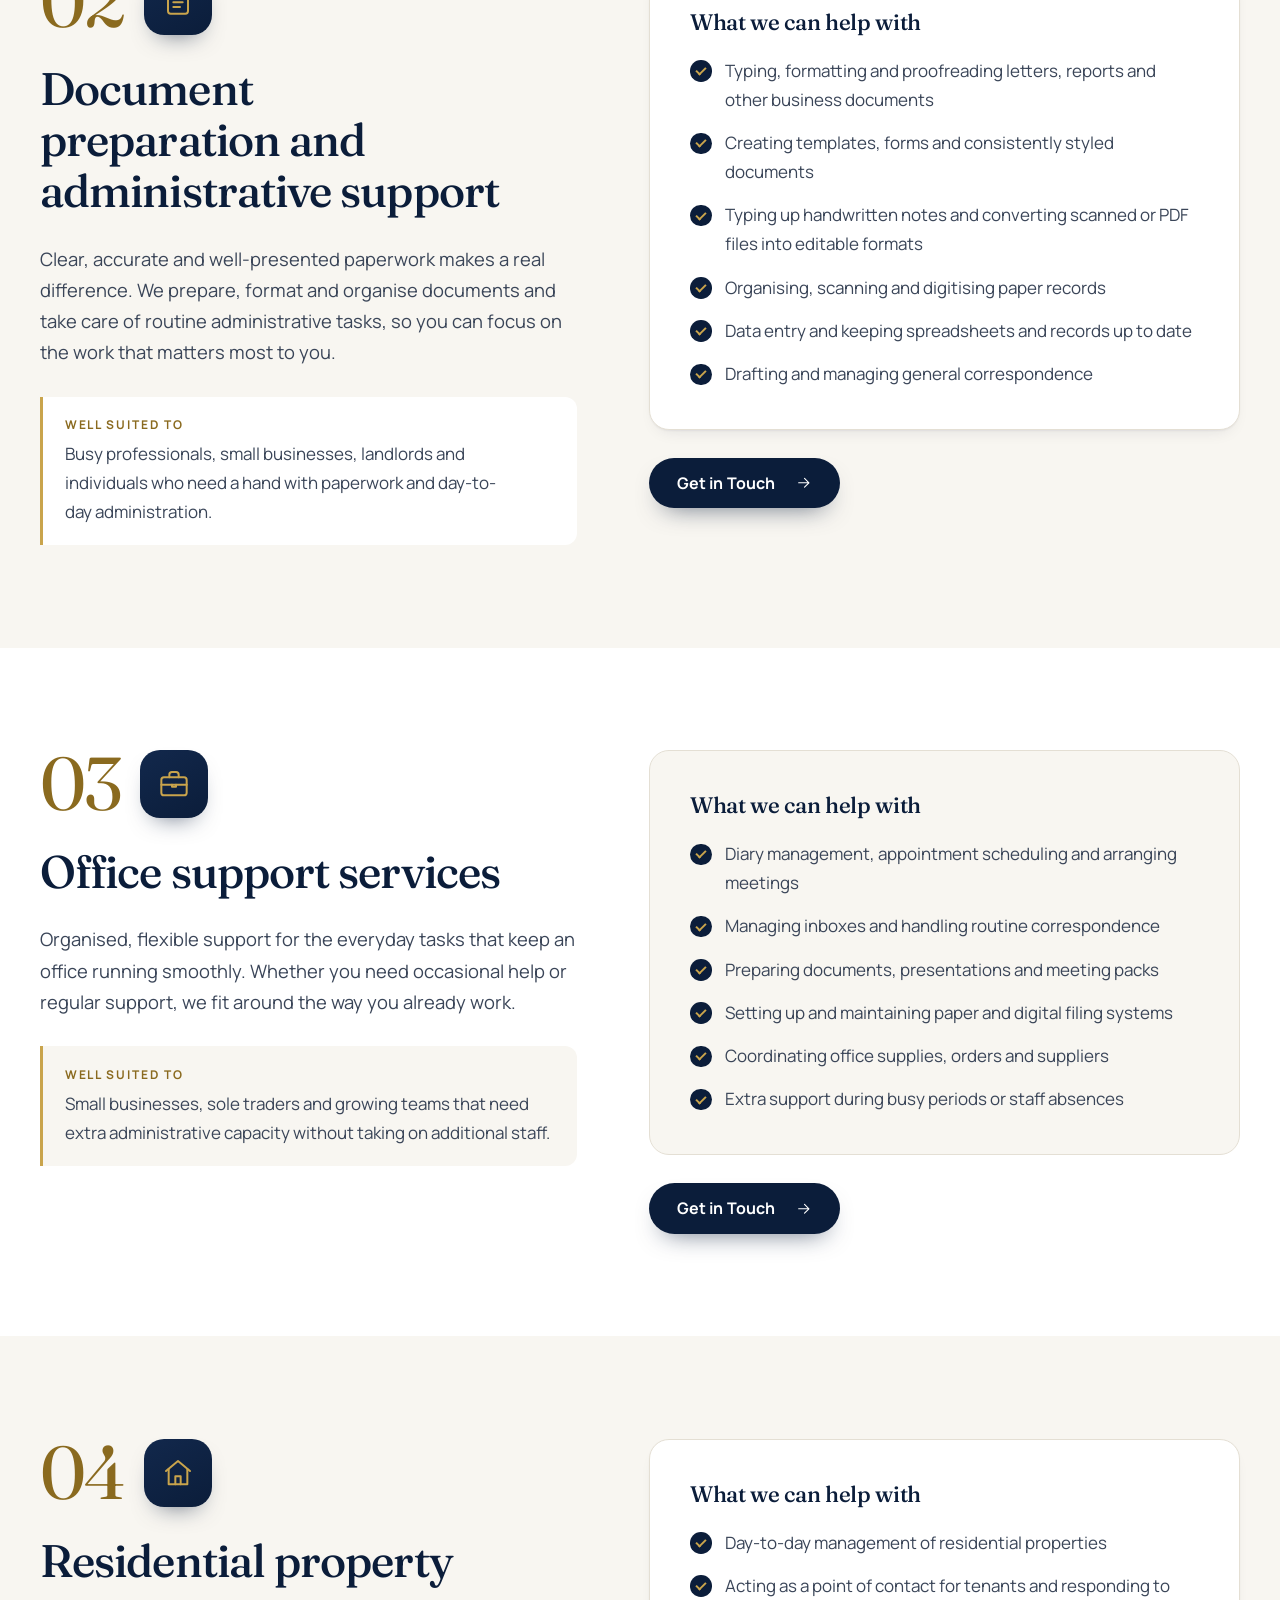
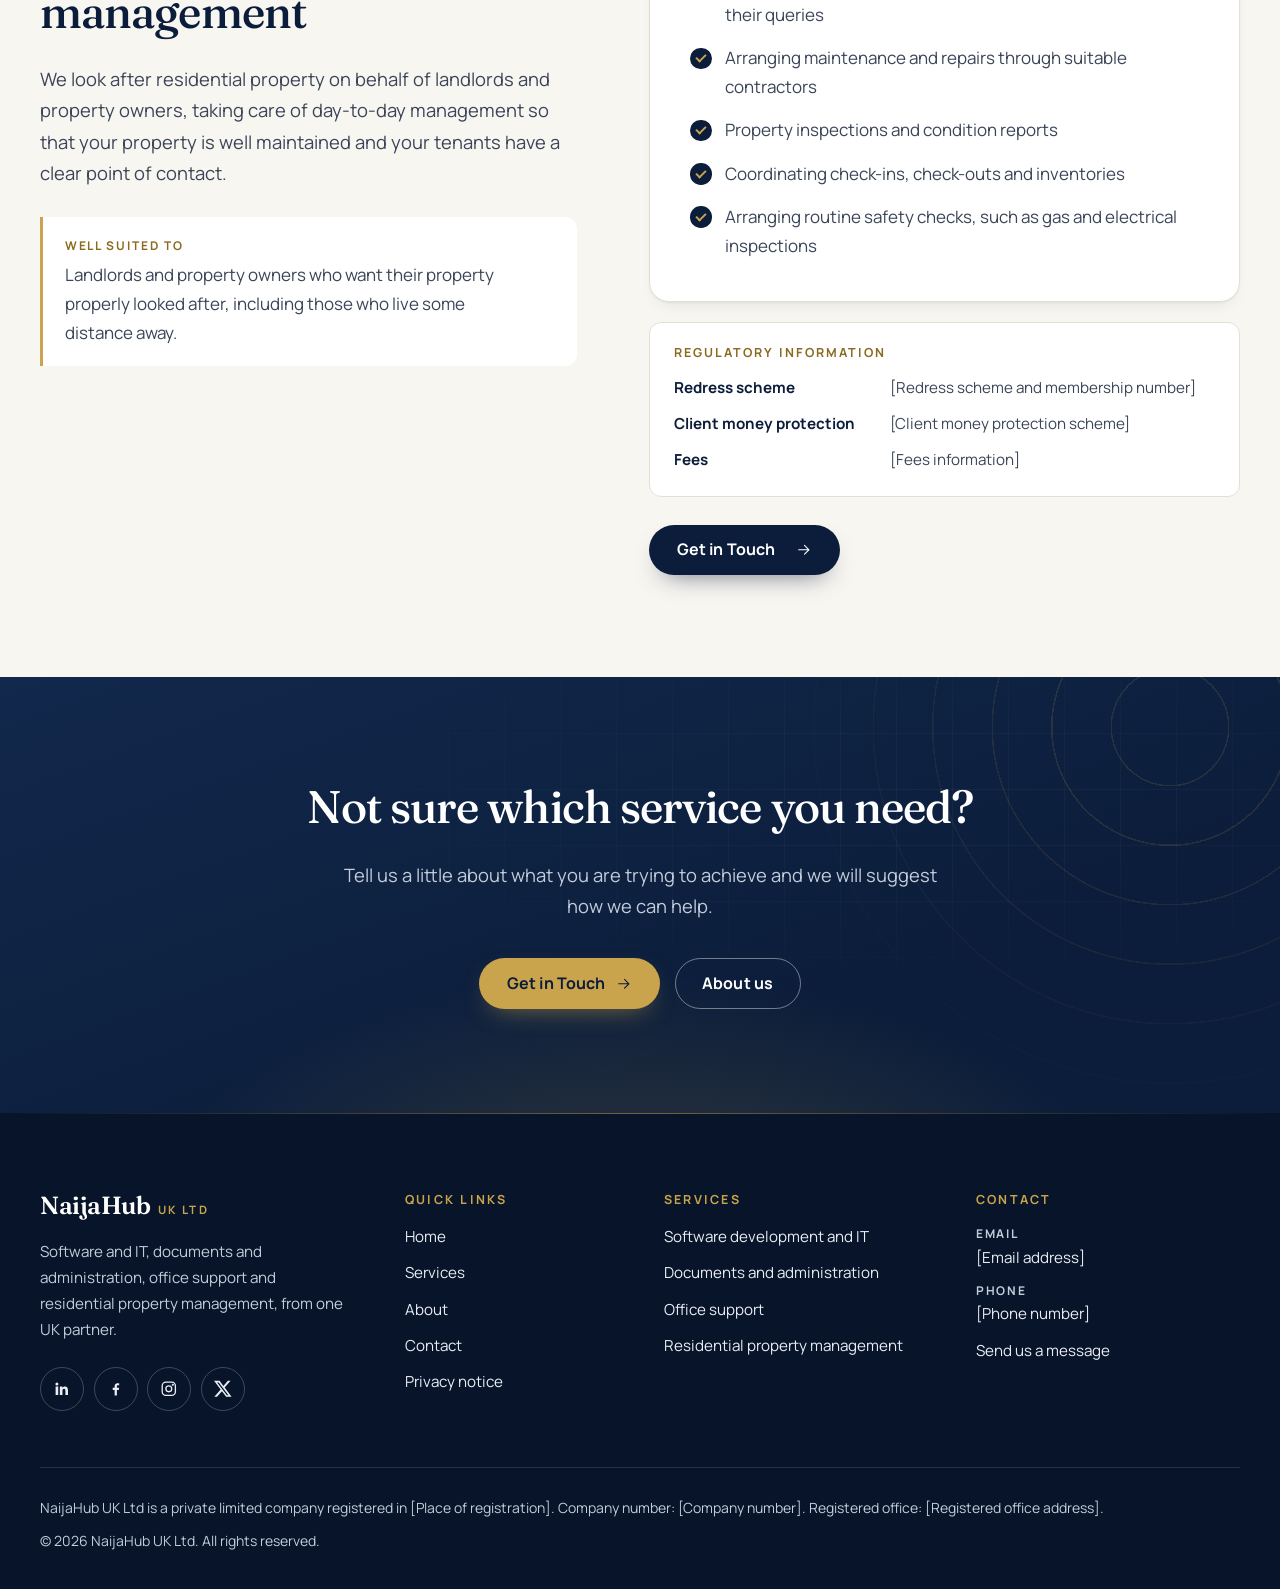
<file: services.html>
<!DOCTYPE html>
<html lang="en-GB">
<head>
  <meta charset="utf-8">
  <meta name="viewport" content="width=device-width, initial-scale=1">
  <title>Services: Software, Admin, Office and Property | NaijaHub UK Ltd</title>
  <meta name="description" content="Explore our four services: software and IT solutions, document preparation and admin support, office support, and residential property management for landlords.">
  <link rel="canonical" href="https://naijahubukltd.shop/services.html">
  <meta name="theme-color" content="#0B1D3A">
  <meta property="og:type" content="website">
  <meta property="og:site_name" content="NaijaHub UK Ltd">
  <meta property="og:locale" content="en_GB">
  <meta property="og:title" content="Services: Software, Admin, Office and Property | NaijaHub UK Ltd">
  <meta property="og:description" content="Explore our four services: software and IT solutions, document preparation and admin support, office support, and residential property management for landlords.">
  <meta property="og:url" content="https://naijahubukltd.shop/services.html">
  <meta name="twitter:card" content="summary">
  <link rel="preconnect" href="https://fonts.googleapis.com">
  <link rel="preconnect" href="https://fonts.gstatic.com" crossorigin>
  <link rel="stylesheet" href="https://fonts.googleapis.com/css2?family=Fraunces:opsz,wght,SOFT,WONK@9..144,400..600,0..100,0..1&family=Manrope:wght@400..700&display=swap">
  <link rel="stylesheet" href="assets/css/style.css">
  <script>document.documentElement.classList.add('js');window.addEventListener('load',function(){if(!window.nhReady){document.documentElement.classList.remove('js');}});</script>
  <script src="assets/js/main.js" defer></script>
</head>
<body>
  <a class="skip-link" href="#main">Skip to main content</a>

  <header class="site-header" id="site-header">
    <div class="container header-inner">
      <a class="brand" href="index.html"><span class="brand__name">NaijaHub</span> <span class="brand__suffix">UK Ltd</span></a>
      <button class="nav-toggle" type="button" aria-expanded="false" aria-controls="site-nav">
        <span class="nav-toggle__bars" aria-hidden="true"></span>
        <span class="visually-hidden">Menu</span>
      </button>
      <nav class="site-nav" id="site-nav" aria-label="Main">
        <ul class="nav-list">
          <li><a href="index.html">Home</a></li>
          <li><a href="services.html" aria-current="page">Services</a></li>
          <li><a href="about.html">About</a></li>
          <li><a href="contact.html">Contact</a></li>
        </ul>
        <a class="btn btn--gold btn--sm nav-cta" href="contact.html">Get in Touch</a>
      </nav>
    </div>
  </header>

  <main id="main" tabindex="-1">
    <section class="page-hero decor on-navy" aria-labelledby="page-title">
      <div class="container">
        <nav class="breadcrumb" aria-label="Breadcrumb">
          <ol><li><a href="index.html">Home</a></li><li aria-current="page">Services</li></ol>
        </nav>
        <p class="eyebrow">Our services</p>
        <h1 id="page-title">Practical services for business and property</h1>
        <p class="page-hero__lead">Four complementary services, each delivered with the same care and attention to detail. Choose a service to see what is involved and who it suits.</p>
        <nav class="quick-links" aria-label="Services on this page">
          <ul>
            <li><a href="#software-it"><span class="quick-links__num">01</span>Software and IT</a></li>
            <li><a href="#documents-admin"><span class="quick-links__num">02</span>Documents and admin</a></li>
            <li><a href="#office-support"><span class="quick-links__num">03</span>Office support</a></li>
            <li><a href="#property-management"><span class="quick-links__num">04</span>Property management</a></li>
          </ul>
        </nav>
      </div>
    </section>

    <section class="service-detail" id="software-it" aria-labelledby="software-it-title">
      <div class="container service-detail__grid">
        <div class="service-detail__intro reveal">
          <div class="service-detail__meta">
            <span class="service-detail__num" aria-hidden="true">01</span>
            <span class="icon-badge icon-badge--lg"><svg viewBox="0 0 24 24" fill="none" stroke="currentColor" stroke-width="1.5" stroke-linecap="round" stroke-linejoin="round" aria-hidden="true" focusable="false"><rect x="2.5" y="3.5" width="19" height="13" rx="2"/><path d="M8 20.5h8M12 16.5v4"/><path d="M10 7.5 7.5 10l2.5 2.5M14 7.5l2.5 2.5-2.5 2.5"/></svg></span>
          </div>
          <h2 id="software-it-title">Software development and IT solutions</h2>
          <p class="service-detail__lead">We design and build software that fits the way you work, and help you get more from the technology you already use. From a straightforward website to a bespoke internal tool, we focus on solutions that are practical, secure and easy to maintain.</p>
          <p class="suited"><span class="suited__label">Well suited to</span>Small businesses, start-ups, sole traders and organisations that want dependable technology without unnecessary complexity.</p>
        </div>
        <div class="service-detail__panel reveal">
          <div class="help-card">
            <h3>What we can help with</h3>
            <ul class="check-list">
              <li>Websites and web applications, designed and built around your needs</li>
              <li>Bespoke software and internal tools that replace manual processes and spreadsheets</li>
              <li>Automating repetitive tasks and connecting the systems you already use</li>
              <li>IT set-up and support for small offices, including devices, user accounts and software</li>
              <li>Advice on choosing software, cloud services and tools that suit your organisation</li>
              <li>Maintenance, updates and improvements to existing systems</li>
            </ul>
          </div>
          <a class="btn btn--navy" href="contact.html?service=software-it">Get in Touch<span class="visually-hidden"> about software development and IT solutions</span> <svg viewBox="0 0 24 24" fill="none" stroke="currentColor" stroke-width="1.5" stroke-linecap="round" stroke-linejoin="round" aria-hidden="true" focusable="false"><path d="M5 12h14M13 6l6 6-6 6"/></svg></a>
        </div>
      </div>
    </section>

    <section class="service-detail service-detail--ivory" id="documents-admin" aria-labelledby="documents-admin-title">
      <div class="container service-detail__grid">
        <div class="service-detail__intro reveal">
          <div class="service-detail__meta">
            <span class="service-detail__num" aria-hidden="true">02</span>
            <span class="icon-badge icon-badge--lg"><svg viewBox="0 0 24 24" fill="none" stroke="currentColor" stroke-width="1.5" stroke-linecap="round" stroke-linejoin="round" aria-hidden="true" focusable="false"><path d="M14 2.5H6.5a2 2 0 0 0-2 2v15a2 2 0 0 0 2 2h11a2 2 0 0 0 2-2V8z"/><path d="M14 2.5V8h5.5"/><path d="M8.5 13h7M8.5 16.5h5"/></svg></span>
          </div>
          <h2 id="documents-admin-title">Document preparation and administrative support</h2>
          <p class="service-detail__lead">Clear, accurate and well-presented paperwork makes a real difference. We prepare, format and organise documents and take care of routine administrative tasks, so you can focus on the work that matters most to you.</p>
          <p class="suited"><span class="suited__label">Well suited to</span>Busy professionals, small businesses, landlords and individuals who need a hand with paperwork and day-to-day administration.</p>
        </div>
        <div class="service-detail__panel reveal">
          <div class="help-card">
            <h3>What we can help with</h3>
            <ul class="check-list">
              <li>Typing, formatting and proofreading letters, reports and other business documents</li>
              <li>Creating templates, forms and consistently styled documents</li>
              <li>Typing up handwritten notes and converting scanned or PDF files into editable formats</li>
              <li>Organising, scanning and digitising paper records</li>
              <li>Data entry and keeping spreadsheets and records up to date</li>
              <li>Drafting and managing general correspondence</li>
            </ul>
          </div>
          <a class="btn btn--navy" href="contact.html?service=documents-admin">Get in Touch<span class="visually-hidden"> about document preparation and administrative support</span> <svg viewBox="0 0 24 24" fill="none" stroke="currentColor" stroke-width="1.5" stroke-linecap="round" stroke-linejoin="round" aria-hidden="true" focusable="false"><path d="M5 12h14M13 6l6 6-6 6"/></svg></a>
        </div>
      </div>
    </section>

    <section class="service-detail" id="office-support" aria-labelledby="office-support-title">
      <div class="container service-detail__grid">
        <div class="service-detail__intro reveal">
          <div class="service-detail__meta">
            <span class="service-detail__num" aria-hidden="true">03</span>
            <span class="icon-badge icon-badge--lg"><svg viewBox="0 0 24 24" fill="none" stroke="currentColor" stroke-width="1.5" stroke-linecap="round" stroke-linejoin="round" aria-hidden="true" focusable="false"><rect x="2.5" y="7" width="19" height="13.5" rx="2"/><path d="M8.5 7V5a2 2 0 0 1 2-2h3a2 2 0 0 1 2 2v2"/><path d="M2.5 12.5h19"/><path d="M10.5 12.5V14h3v-1.5"/></svg></span>
          </div>
          <h2 id="office-support-title">Office support services</h2>
          <p class="service-detail__lead">Organised, flexible support for the everyday tasks that keep an office running smoothly. Whether you need occasional help or regular support, we fit around the way you already work.</p>
          <p class="suited"><span class="suited__label">Well suited to</span>Small businesses, sole traders and growing teams that need extra administrative capacity without taking on additional staff.</p>
        </div>
        <div class="service-detail__panel reveal">
          <div class="help-card">
            <h3>What we can help with</h3>
            <ul class="check-list">
              <li>Diary management, appointment scheduling and arranging meetings</li>
              <li>Managing inboxes and handling routine correspondence</li>
              <li>Preparing documents, presentations and meeting packs</li>
              <li>Setting up and maintaining paper and digital filing systems</li>
              <li>Coordinating office supplies, orders and suppliers</li>
              <li>Extra support during busy periods or staff absences</li>
            </ul>
          </div>
          <a class="btn btn--navy" href="contact.html?service=office-support">Get in Touch<span class="visually-hidden"> about office support services</span> <svg viewBox="0 0 24 24" fill="none" stroke="currentColor" stroke-width="1.5" stroke-linecap="round" stroke-linejoin="round" aria-hidden="true" focusable="false"><path d="M5 12h14M13 6l6 6-6 6"/></svg></a>
        </div>
      </div>
    </section>

    <section class="service-detail service-detail--ivory" id="property-management" aria-labelledby="property-management-title">
      <div class="container service-detail__grid">
        <div class="service-detail__intro reveal">
          <div class="service-detail__meta">
            <span class="service-detail__num" aria-hidden="true">04</span>
            <span class="icon-badge icon-badge--lg"><svg viewBox="0 0 24 24" fill="none" stroke="currentColor" stroke-width="1.5" stroke-linecap="round" stroke-linejoin="round" aria-hidden="true" focusable="false"><path d="M3 10.5 12 3l9 7.5"/><path d="M5 9v11.5h14V9"/><path d="M10 20.5v-6h4v6"/></svg></span>
          </div>
          <h2 id="property-management-title">Residential property management</h2>
          <p class="service-detail__lead">We look after residential property on behalf of landlords and property owners, taking care of day-to-day management so that your property is well maintained and your tenants have a clear point of contact.</p>
          <p class="suited"><span class="suited__label">Well suited to</span>Landlords and property owners who want their property properly looked after, including those who live some distance away.</p>
        </div>
        <div class="service-detail__panel reveal">
          <div class="help-card">
            <h3>What we can help with</h3>
            <ul class="check-list">
              <li>Day-to-day management of residential properties</li>
              <li>Acting as a point of contact for tenants and responding to their queries</li>
              <li>Arranging maintenance and repairs through suitable contractors</li>
              <li>Property inspections and condition reports</li>
              <li>Coordinating check-ins, check-outs and inventories</li>
              <li>Arranging routine safety checks, such as gas and electrical inspections</li>
            </ul>
          </div>
          <div class="reg-note">
            <h3>Regulatory information</h3>
            <dl>
              <div><dt>Redress scheme</dt><dd>[Redress scheme and membership number]</dd></div>
              <div><dt>Client money protection</dt><dd>[Client money protection scheme]</dd></div>
              <div><dt>Fees</dt><dd>[Fees information]</dd></div>
            </dl>
          </div>
          <a class="btn btn--navy" href="contact.html?service=property-management">Get in Touch<span class="visually-hidden"> about residential property management</span> <svg viewBox="0 0 24 24" fill="none" stroke="currentColor" stroke-width="1.5" stroke-linecap="round" stroke-linejoin="round" aria-hidden="true" focusable="false"><path d="M5 12h14M13 6l6 6-6 6"/></svg></a>
        </div>
      </div>
    </section>

    <section class="cta-band decor on-navy" aria-labelledby="cta-title">
      <div class="container cta-band__inner reveal">
        <h2 id="cta-title">Not sure which service you need?</h2>
        <p>Tell us a little about what you are trying to achieve and we will suggest how we can help.</p>
        <div class="btn-row btn-row--center">
          <a class="btn btn--gold" href="contact.html">Get in Touch <svg viewBox="0 0 24 24" fill="none" stroke="currentColor" stroke-width="1.5" stroke-linecap="round" stroke-linejoin="round" aria-hidden="true" focusable="false"><path d="M5 12h14M13 6l6 6-6 6"/></svg></a>
          <a class="btn btn--outline" href="about.html">About us</a>
        </div>
      </div>
    </section>
  </main>

  <footer class="site-footer on-navy">
    <div class="container footer-grid">
      <div class="footer-brand">
        <a class="brand" href="index.html"><span class="brand__name">NaijaHub</span> <span class="brand__suffix">UK Ltd</span></a>
        <p class="footer-tagline">Software and IT, documents and administration, office support and residential property management, from one UK partner.</p>
        <ul class="social-list" aria-label="NaijaHub UK Ltd on social media">
          <li><a href="[LinkedIn URL]" target="_blank" rel="noopener noreferrer" aria-label="LinkedIn (opens in a new tab)"><svg viewBox="0 0 24 24" fill="currentColor" aria-hidden="true" focusable="false"><path d="M20.45 20.45h-3.55v-5.57c0-1.33-.03-3.04-1.85-3.04-1.85 0-2.14 1.45-2.14 2.94v5.67H9.35V9h3.41v1.56h.05c.48-.9 1.64-1.85 3.37-1.85 3.6 0 4.27 2.37 4.27 5.46v6.28zM5.34 7.43a2.06 2.06 0 1 1 0-4.13 2.06 2.06 0 0 1 0 4.13zM7.12 20.45H3.56V9h3.56v11.45z"/></svg></a></li>
          <li><a href="[Facebook URL]" target="_blank" rel="noopener noreferrer" aria-label="Facebook (opens in a new tab)"><svg viewBox="0 0 24 24" fill="currentColor" aria-hidden="true" focusable="false"><path d="M13.5 21v-7.5h2.6l.4-3h-3V8.6c0-.87.25-1.46 1.5-1.46h1.6V4.46a21 21 0 0 0-2.33-.12c-2.3 0-3.87 1.4-3.87 3.98v2.18H7.8v3h2.6V21h3.1z"/></svg></a></li>
          <li><a href="[Instagram URL]" target="_blank" rel="noopener noreferrer" aria-label="Instagram (opens in a new tab)"><svg viewBox="0 0 24 24" fill="none" stroke="currentColor" stroke-width="1.8" stroke-linecap="round" stroke-linejoin="round" aria-hidden="true" focusable="false"><rect x="3" y="3" width="18" height="18" rx="5"/><circle cx="12" cy="12" r="4"/><circle cx="17.5" cy="6.5" r="0.6" fill="currentColor"/></svg></a></li>
          <li><a href="[X URL]" target="_blank" rel="noopener noreferrer" aria-label="X, formerly Twitter (opens in a new tab)"><svg viewBox="0 0 24 24" fill="currentColor" aria-hidden="true" focusable="false"><path d="M18.9 1.15h3.68l-8.04 9.19L24 22.85h-7.41l-5.8-7.58-6.64 7.58H.47l8.6-9.83L0 1.15h7.59l5.24 6.93zM17.61 20.64h2.04L6.49 3.24H4.3z"/></svg></a></li>
        </ul>
      </div>
      <nav class="footer-col" aria-labelledby="footer-quick-links">
        <h2 class="footer-title" id="footer-quick-links">Quick links</h2>
        <ul class="footer-links">
          <li><a href="index.html">Home</a></li>
          <li><a href="services.html">Services</a></li>
          <li><a href="about.html">About</a></li>
          <li><a href="contact.html">Contact</a></li>
          <li><a href="privacy.html">Privacy notice</a></li>
        </ul>
      </nav>
      <nav class="footer-col" aria-labelledby="footer-services">
        <h2 class="footer-title" id="footer-services">Services</h2>
        <ul class="footer-links">
          <li><a href="services.html#software-it">Software development and IT</a></li>
          <li><a href="services.html#documents-admin">Documents and administration</a></li>
          <li><a href="services.html#office-support">Office support</a></li>
          <li><a href="services.html#property-management">Residential property management</a></li>
        </ul>
      </nav>
      <div class="footer-col">
        <h2 class="footer-title">Contact</h2>
        <ul class="footer-links">
          <li><span class="footer-contact__label">Email</span><a href="mailto:[Email address]">[Email address]</a></li>
          <li><span class="footer-contact__label">Phone</span><a href="tel:[Phone number]">[Phone number]</a></li>
          <li><a href="contact.html">Send us a message</a></li>
        </ul>
      </div>
    </div>
    <div class="container footer-bottom">
      <p>NaijaHub UK Ltd is a private limited company registered in [Place of registration]. Company number: [Company number]. Registered office: [Registered office address].</p>
      <p>&copy; <span data-year>2026</span> NaijaHub UK Ltd. All rights reserved.</p>
    </div>
  </footer>
</body>
</html>
</file>
<file: assets/css/style.css>
/* ==========================================================================
   NaijaHub UK Ltd: main stylesheet
   Plain CSS with no build step. Colours, fonts and spacing are set as
   custom properties in :root (section 1) so they can be changed in one place.
   ========================================================================== */

/* 1. Design tokens
   ========================================================================== */
:root {
  /* Navy: the primary brand colour */
  --navy-950: #071429;     /* footer (deepest navy) */
  --navy-900: #0B1D3A;     /* deep navy: header, hero, navy sections */
  --navy-800: #12284C;     /* mid navy: cards and panels on navy */
  --navy-700: #1C3762;     /* hover states on navy */

  /* Light surfaces */
  --white: #FFFFFF;
  --ivory: #F8F6F1;        /* warm ivory: alternating sections */

  /* Gold accent */
  --gold: #C9A44C;         /* gold: use on navy only (text, icons, buttons) */
  --gold-light: #DDBF74;   /* lighter gold: hover state on navy */
  --gold-dark: #8A6A1F;    /* dark gold: small text and icons on light backgrounds */

  /* Text */
  --ink: #0B1D3A;          /* headings on light backgrounds */
  --text: #3A4558;         /* body copy on light backgrounds */
  --muted: #5B6578;        /* secondary copy on light backgrounds */
  --on-navy: #E9EDF4;      /* main copy on navy */
  --on-navy-soft: #C3CCDB; /* secondary copy on navy */

  /* Lines and states */
  --line: #E4DFD4;                        /* hairlines on light backgrounds */
  --line-navy: rgba(255, 255, 255, 0.12); /* hairlines on navy */
  --field-border: #7D879A;                /* form field borders (3:1 on white) */
  --error: #B42318;                       /* form errors */

  /* Typography */
  --font-serif: "Fraunces", Georgia, "Times New Roman", serif;
  --font-sans: "Manrope", system-ui, -apple-system, "Segoe UI", Roboto, Arial, sans-serif;

  /* Layout and effects */
  --container: 1200px;
  --gutter: clamp(1.25rem, 4vw, 2rem);
  --header-h: 68px;
  --radius: 12px;
  --radius-lg: 20px;
  --shadow-sm: 0 1px 2px rgba(11, 29, 58, 0.05), 0 8px 18px -10px rgba(11, 29, 58, 0.14);
  --shadow-md: 0 20px 40px -24px rgba(11, 29, 58, 0.32);
  --shadow-lg: 0 32px 60px -28px rgba(11, 29, 58, 0.4);
  --ease: cubic-bezier(0.22, 1, 0.36, 1);

  --focus-ring: var(--gold-dark); /* becomes gold inside navy areas */
  --hero-offset: 0px;             /* room for the fixed header (set when JS runs) */
}

@media (min-width: 960px) {
  :root { --header-h: 78px; }
}

html.js { --hero-offset: var(--header-h); }

/* 2. Base
   ========================================================================== */
*, *::before, *::after { box-sizing: border-box; }

html {
  -webkit-text-size-adjust: 100%;
  text-size-adjust: 100%;
  scroll-behavior: smooth;
  scroll-padding-top: calc(var(--header-h) + 1rem);
}

body {
  margin: 0;
  min-width: 320px;
  overflow-x: clip;
  font-family: var(--font-sans);
  font-size: clamp(1rem, 0.97rem + 0.15vw, 1.0625rem);
  line-height: 1.7;
  color: var(--text);
  background: var(--white);
  -webkit-font-smoothing: antialiased;
  -moz-osx-font-smoothing: grayscale;
}

html.nav-open,
html.nav-open body { overflow: hidden; }

[hidden] { display: none !important; }

h1, h2, h3, h4 {
  margin: 0 0 0.6em;
  font-family: var(--font-serif);
  font-weight: 500;
  font-variation-settings: "SOFT" 0, "WONK" 0;
  line-height: 1.15;
  letter-spacing: -0.015em;
  color: var(--ink);
  text-wrap: balance;
}
h1 { font-size: clamp(2.35rem, 1.6rem + 3.3vw, 4.15rem); line-height: 1.06; letter-spacing: -0.025em; }
h2 { font-size: clamp(1.85rem, 1.4rem + 1.9vw, 2.85rem); line-height: 1.12; letter-spacing: -0.02em; }
h3 { font-size: clamp(1.2rem, 1.12rem + 0.4vw, 1.4rem); line-height: 1.3; }

p { margin: 0 0 1.1em; text-wrap: pretty; }
p:last-child { margin-bottom: 0; }
ul, ol { margin: 0; }
svg { display: block; flex: none; }
strong { font-weight: 700; color: var(--ink); }

a {
  color: var(--ink);
  text-decoration-color: var(--gold-dark);
  text-decoration-thickness: 1px;
  text-underline-offset: 0.22em;
  transition: color 0.25s var(--ease), text-decoration-color 0.25s var(--ease);
}
:where(a):hover { color: var(--gold-dark); }

::selection { background: rgba(201, 164, 76, 0.35); color: var(--ink); }

:focus-visible { outline: 3px solid var(--focus-ring); outline-offset: 3px; }
#main:focus { outline: none; }

/* Navy areas: light text, gold accents and a gold focus ring */
.on-navy { --focus-ring: var(--gold); color: var(--on-navy); }
.on-navy h1, .on-navy h2, .on-navy h3 { color: var(--white); }
.on-navy strong { color: var(--white); }
:where(.on-navy) a { color: var(--white); text-decoration-color: var(--gold); }
:where(.on-navy a):hover { color: var(--gold); }

/* 3. Layout helpers
   ========================================================================== */
.container { width: min(100% - 2 * var(--gutter), var(--container)); margin-inline: auto; }

.visually-hidden {
  position: absolute !important;
  width: 1px; height: 1px;
  margin: -1px; padding: 0;
  overflow: hidden;
  clip: rect(0 0 0 0);
  clip-path: inset(50%);
  white-space: nowrap;
  border: 0;
}

.skip-link {
  position: absolute; left: 1rem; top: -200px; z-index: 1000;
  padding: 0.8rem 1.2rem;
  border-radius: 8px;
  background: var(--gold);
  color: var(--navy-900);
  font-weight: 700;
  text-decoration: none;
  --focus-ring: var(--navy-900);
}
.skip-link:focus { top: 1rem; }

.section { padding-block: clamp(4.5rem, 9vw, 7.5rem); }
.section--ivory { background: var(--ivory); }
.section--navy { background: linear-gradient(165deg, var(--navy-900) 0%, #0F2447 55%, var(--navy-900) 100%); }

.split { display: grid; gap: clamp(2.5rem, 5vw, 4.5rem); }
@media (min-width: 1024px) {
  .split { grid-template-columns: minmax(0, 5fr) minmax(0, 7fr); align-items: start; }
  .split--even { grid-template-columns: repeat(2, minmax(0, 1fr)); }
  .split--center { align-items: center; }
  .split__sticky { position: sticky; top: calc(var(--header-h) + 2rem); }
}

/* Decorative background for navy areas: faint grid plus concentric gold arcs (CSS only) */
.decor { position: relative; isolation: isolate; overflow: hidden; }
.decor::before {
  content: "";
  position: absolute; inset: 0; z-index: -1;
  pointer-events: none;
  background-image:
    linear-gradient(rgba(255, 255, 255, 0.045) 1px, transparent 1px),
    linear-gradient(90deg, rgba(255, 255, 255, 0.045) 1px, transparent 1px);
  background-size: 56px 56px;
  -webkit-mask-image: radial-gradient(ellipse 75% 70% at 72% 28%, #000 0%, transparent 70%);
  mask-image: radial-gradient(ellipse 75% 70% at 72% 28%, #000 0%, transparent 70%);
}
.decor::after {
  content: "";
  position: absolute; z-index: -1;
  width: 820px; height: 820px;
  right: -300px; top: -360px;
  border-radius: 50%;
  pointer-events: none;
  background: repeating-radial-gradient(circle, transparent 0 58px, rgba(201, 164, 76, 0.14) 58px 59.5px);
  -webkit-mask-image: radial-gradient(circle, #000 20%, transparent 68%);
  mask-image: radial-gradient(circle, #000 20%, transparent 68%);
}
.decor--low::after { top: auto; right: auto; bottom: -430px; left: -330px; }

/* 4. Typography components
   ========================================================================== */
.eyebrow {
  display: flex; align-items: center; gap: 0.75rem;
  margin: 0 0 1.1rem;
  font-family: var(--font-sans);
  font-size: 0.78rem;
  font-weight: 700;
  letter-spacing: 0.18em;
  line-height: 1.4;
  text-transform: uppercase;
  color: var(--gold-dark);
}
.eyebrow::before { content: ""; flex: none; width: 2rem; height: 1px; background: currentColor; }
.on-navy .eyebrow { color: var(--gold); }

.section-head { max-width: 46rem; margin-bottom: clamp(2.5rem, 5vw, 3.75rem); }
.section-head--center { margin-inline: auto; text-align: center; }
.section-head--center .eyebrow { justify-content: center; }
.section-head--center .eyebrow::after { content: ""; flex: none; width: 2rem; height: 1px; background: currentColor; }
.section-intro { max-width: 62ch; font-size: clamp(1.05rem, 1rem + 0.25vw, 1.15rem); color: var(--muted); }
.section-head--center .section-intro { margin-inline: auto; }
.on-navy .section-intro { color: var(--on-navy-soft); }

.text-link {
  display: inline-flex; align-items: center; gap: 0.5rem;
  margin-top: 1.75rem;
  padding-bottom: 0.2rem;
  border-bottom: 1px solid var(--gold-dark);
  color: var(--ink);
  font-weight: 700;
  text-decoration: none;
}
.text-link svg { width: 1.1em; height: 1.1em; transition: transform 0.3s var(--ease); }
.text-link:hover svg { transform: translateX(4px); }

/* 5. Buttons
   ========================================================================== */
.btn {
  display: inline-flex; align-items: center; justify-content: center; gap: 0.6rem;
  min-height: 3.15rem;
  padding: 0.8rem 1.65rem;
  border: 1px solid transparent;
  border-radius: 999px;
  font-family: var(--font-sans);
  font-size: 1rem;
  font-weight: 700;
  line-height: 1.2;
  letter-spacing: 0.01em;
  text-align: center;
  text-decoration: none;
  cursor: pointer;
  transition: background-color 0.3s var(--ease), color 0.3s var(--ease), border-color 0.3s var(--ease), transform 0.3s var(--ease), box-shadow 0.3s var(--ease);
}
.btn svg { width: 1.1em; height: 1.1em; transition: transform 0.3s var(--ease); }
.btn:hover svg { transform: translateX(3px); }
.btn--sm { min-height: 2.75rem; padding: 0.6rem 1.3rem; font-size: 0.95rem; }

.btn--gold { background: var(--gold); color: var(--navy-900); box-shadow: 0 10px 26px -12px rgba(201, 164, 76, 0.65); }
.btn--gold:hover { background: var(--gold-light); color: var(--navy-900); transform: translateY(-2px); }
.btn--outline { border-color: rgba(255, 255, 255, 0.42); color: var(--white); }
.btn--outline:hover { border-color: var(--gold); color: var(--gold); transform: translateY(-2px); }
.btn--navy { background: var(--navy-900); color: var(--white); box-shadow: 0 12px 26px -14px rgba(11, 29, 58, 0.7); }
.btn--navy:hover { background: var(--navy-700); color: var(--white); transform: translateY(-2px); }
.btn--ghost { border-color: var(--navy-900); color: var(--navy-900); }
.btn--ghost:hover { background: var(--navy-900); color: var(--white); transform: translateY(-2px); }

.btn-row { display: flex; flex-wrap: wrap; gap: 0.9rem; margin-top: 2.25rem; }
.btn-row--center { justify-content: center; }
@media (max-width: 479.98px) {
  .btn-row .btn { flex: 1 1 100%; }
}

.btn .spinner {
  display: none;
  width: 1.05em; height: 1.05em;
  border: 2px solid currentColor;
  border-right-color: transparent;
  border-radius: 50%;
  animation: spin 0.8s linear infinite;
}
.btn.is-loading { cursor: progress; opacity: 0.9; }
.btn.is-loading .spinner { display: inline-block; }

/* 6. Header and navigation
   ========================================================================== */
.site-header {
  position: sticky; top: 0; z-index: 100;
  background: rgba(11, 29, 58, 0.97);
  border-bottom: 1px solid rgba(255, 255, 255, 0.08);
  box-shadow: 0 10px 30px -18px rgba(0, 0, 0, 0.55);
  --focus-ring: var(--gold);
  transition: background-color 0.35s var(--ease), box-shadow 0.35s var(--ease), border-color 0.35s var(--ease);
}
/* With JS the header floats over the hero and turns solid on scroll (main.js adds .is-scrolled) */
html.js .site-header { position: fixed; left: 0; right: 0; }
html.js .site-header:not(.is-scrolled):not(.menu-open) {
  background: transparent;
  border-bottom-color: transparent;
  box-shadow: none;
}
@supports ((-webkit-backdrop-filter: blur(1px)) or (backdrop-filter: blur(1px))) {
  .site-header.is-scrolled:not(.menu-open) {
    background: rgba(11, 29, 58, 0.9);
    -webkit-backdrop-filter: blur(12px);
    backdrop-filter: blur(12px);
  }
}

.header-inner { display: flex; align-items: center; justify-content: space-between; gap: 1.5rem; min-height: var(--header-h); }

/* Text wordmark */
.brand {
  display: inline-flex; align-items: baseline; gap: 0.5rem;
  color: var(--white);
  line-height: 1;
  text-decoration: none;
  white-space: nowrap;
}
.brand:hover { color: var(--white); }
.brand__name {
  font-family: var(--font-serif);
  font-size: 1.55rem;
  font-weight: 600;
  font-variation-settings: "SOFT" 0, "WONK" 0;
  letter-spacing: -0.02em;
}
.brand__suffix {
  font-size: 0.72rem;
  font-weight: 700;
  letter-spacing: 0.2em;
  text-transform: uppercase;
  color: var(--gold);
}

.nav-toggle { display: none; }
.site-nav { display: flex; align-items: center; gap: 1.75rem; }
.nav-list { display: flex; flex-wrap: wrap; gap: 0.25rem 0.5rem; margin: 0; padding: 0; list-style: none; }
.nav-list a {
  position: relative;
  display: inline-block;
  padding: 0.5rem 0.75rem;
  color: var(--on-navy-soft);
  font-size: 0.98rem;
  font-weight: 600;
  text-decoration: none;
}
.nav-list a::after {
  content: "";
  position: absolute; left: 0.75rem; right: 0.75rem; bottom: 0.25rem;
  height: 1px;
  background: var(--gold);
  transform: scaleX(0);
  transform-origin: left;
  transition: transform 0.35s var(--ease);
}
.nav-list a:hover,
.nav-list a[aria-current="page"] { color: var(--white); }
.nav-list a:hover::after,
.nav-list a[aria-current="page"]::after { transform: scaleX(1); }

@media (max-width: 959.98px) {
  /* Without JS: links wrap under the wordmark */
  .header-inner { flex-wrap: wrap; padding-block: 0.75rem; }
  .site-nav { width: 100%; flex-wrap: wrap; gap: 0.75rem; }
  .nav-list a { padding-inline: 0.5rem; }
  .nav-cta { display: none; }

  /* With JS: compact header and a slide-down menu panel */
  html.js .header-inner { flex-wrap: nowrap; padding-block: 0; }
  html.js .nav-toggle {
    display: inline-flex; align-items: center; justify-content: center;
    width: 46px; height: 46px;
    margin-right: -4px; padding: 0;
    border: 1px solid rgba(255, 255, 255, 0.28);
    border-radius: 50%;
    background: transparent;
    color: var(--white);
    cursor: pointer;
  }
  html.js .site-nav {
    position: fixed; top: var(--header-h); left: 0; right: 0; bottom: 0;
    flex-direction: column; align-items: stretch; flex-wrap: nowrap; gap: 2rem;
    width: auto;
    padding: 1.25rem var(--gutter) 2.5rem;
    background: var(--navy-900);
    border-top: 1px solid var(--line-navy);
    overflow-y: auto;
    overscroll-behavior: contain;
    opacity: 0;
    visibility: hidden;
    transform: translateY(-0.75rem);
    transition: opacity 0.3s var(--ease), transform 0.3s var(--ease), visibility 0s linear 0.3s;
  }
  html.js .site-header.menu-open .site-nav { opacity: 1; visibility: visible; transform: none; transition-delay: 0s; }
  html.js .nav-list { flex-direction: column; flex-wrap: nowrap; gap: 0; }
  html.js .nav-list a {
    display: block;
    padding: 1rem 0.25rem;
    border-bottom: 1px solid var(--line-navy);
    color: var(--white);
    font-family: var(--font-serif);
    font-size: 1.6rem;
    font-weight: 500;
  }
  html.js .nav-list a::after { left: 0.25rem; right: auto; bottom: -1px; width: 3rem; }
  html.js .nav-cta { display: inline-flex; align-self: flex-start; }
}

.nav-toggle__bars,
.nav-toggle__bars::before,
.nav-toggle__bars::after {
  display: block;
  width: 18px; height: 1.5px;
  border-radius: 2px;
  background: currentColor;
  transition: transform 0.3s var(--ease), background-color 0.2s;
}
.nav-toggle__bars { position: relative; }
.nav-toggle__bars::before,
.nav-toggle__bars::after { content: ""; position: absolute; left: 0; }
.nav-toggle__bars::before { top: -6px; }
.nav-toggle__bars::after { top: 6px; }
.nav-toggle[aria-expanded="true"] .nav-toggle__bars { background: transparent; }
.nav-toggle[aria-expanded="true"] .nav-toggle__bars::before { transform: translateY(6px) rotate(45deg); }
.nav-toggle[aria-expanded="true"] .nav-toggle__bars::after { transform: translateY(-6px) rotate(-45deg); }

/* 7. Home hero
   ========================================================================== */
.hero {
  padding: calc(var(--hero-offset) + clamp(3rem, 8vw, 5.5rem)) 0 clamp(5.5rem, 10vw, 8rem);
  background:
    radial-gradient(1100px 560px at 85% -12%, rgba(201, 164, 76, 0.17), transparent 62%),
    radial-gradient(900px 520px at -12% 112%, rgba(39, 72, 128, 0.55), transparent 62%),
    linear-gradient(160deg, #0B1D3A 0%, #0F2549 55%, #0A1934 100%);
}
.hero__grid { display: grid; gap: 3rem; align-items: center; }
.hero__content { max-width: 40rem; }
.hero h1 { margin-bottom: 1.5rem; }
.hero h1 .hl { color: var(--gold); }
.hero__lead { max-width: 56ch; font-size: clamp(1.075rem, 1rem + 0.4vw, 1.25rem); color: var(--on-navy-soft); }

.hero__content > *,
.page-hero .container > * { animation: rise 0.9s var(--ease) both; }
.hero__content > :nth-child(2),
.page-hero .container > :nth-child(2) { animation-delay: 0.08s; }
.hero__content > :nth-child(3),
.page-hero .container > :nth-child(3) { animation-delay: 0.16s; }
.hero__content > :nth-child(4),
.page-hero .container > :nth-child(4) { animation-delay: 0.24s; }
.page-hero .container > :nth-child(5) { animation-delay: 0.32s; }

@media (min-width: 1024px) {
  .hero { display: flex; align-items: center; min-height: min(100vh, 860px); }
  .hero__grid { grid-template-columns: minmax(0, 1.08fr) minmax(0, 0.92fr); gap: 4rem; }
}

/* CSS-only illustration: layered glass cards for the four service areas (desktop) */
.hero-visual { display: none; }
@media (min-width: 1024px) {
  .hero-visual { position: relative; display: block; width: 100%; max-width: 540px; height: 520px; justify-self: end; }
}
.hv-glow {
  position: absolute; inset: 18%;
  border-radius: 50%;
  background: radial-gradient(circle, rgba(201, 164, 76, 0.24), transparent 65%);
  filter: blur(12px);
}
.hv-ring {
  position: absolute; left: 50%; top: 50%;
  width: 106%; aspect-ratio: 1;
  border: 1px solid rgba(201, 164, 76, 0.22);
  border-radius: 50%;
  translate: -50% -50%;
}
.hv-ring--inner { width: 70%; border-style: dashed; border-color: rgba(201, 164, 76, 0.22); animation: spin 120s linear infinite; }
.hv-slab {
  position: absolute; inset: 9% 7%;
  border: 1px solid rgba(255, 255, 255, 0.07);
  border-radius: 32px;
  background: linear-gradient(160deg, rgba(255, 255, 255, 0.06), rgba(255, 255, 255, 0.01));
  transform: rotate(-7deg);
}
.hv-card {
  position: absolute;
  width: 47%;
  padding: 1.35rem 1.35rem 1.5rem;
  border: 1px solid rgba(255, 255, 255, 0.14);
  border-radius: 18px;
  background: linear-gradient(155deg, rgba(255, 255, 255, 0.13), rgba(255, 255, 255, 0.04));
  box-shadow: 0 30px 60px -30px rgba(0, 0, 0, 0.65), inset 0 1px 0 rgba(255, 255, 255, 0.1);
  -webkit-backdrop-filter: blur(10px);
  backdrop-filter: blur(10px);
  animation: float 8s ease-in-out infinite;
}
.hv-card--1 { top: 5%; left: 0; }
.hv-card--2 { top: 15%; right: 0; animation-duration: 9s; animation-delay: -2.5s; }
.hv-card--3 { top: 53%; left: 5%; animation-duration: 10s; animation-delay: -5s; }
.hv-card--4 { top: 62%; right: 3%; animation-duration: 8.5s; animation-delay: -1.5s; }
.hv-card__head { display: flex; align-items: center; justify-content: space-between; margin-bottom: 1.1rem; }
.hv-card__icon {
  display: grid; place-items: center;
  width: 44px; height: 44px;
  border: 1px solid rgba(201, 164, 76, 0.45);
  border-radius: 12px;
  background: rgba(11, 29, 58, 0.35);
  color: var(--gold);
}
.hv-card__icon svg { width: 22px; height: 22px; }
.hv-card__num { font-family: var(--font-serif); font-size: 0.95rem; letter-spacing: 0.06em; color: var(--gold); }
.hv-card__title { display: block; margin-bottom: 0.9rem; font-family: var(--font-serif); font-size: 1.15rem; color: var(--white); }
.hv-card__bar { display: block; height: 6px; border-radius: 6px; background: rgba(255, 255, 255, 0.14); }
.hv-card__bar + .hv-card__bar { width: 62%; margin-top: 0.5rem; }

/* 8. Inner page hero and breadcrumb
   ========================================================================== */
.page-hero {
  padding: calc(var(--hero-offset) + clamp(2.5rem, 6vw, 4.25rem)) 0 clamp(3.5rem, 7vw, 5.25rem);
  background:
    radial-gradient(900px 480px at 90% -25%, rgba(201, 164, 76, 0.17), transparent 62%),
    linear-gradient(160deg, #0B1D3A 0%, #0F2549 60%, #0A1934 100%);
}
.page-hero h1 { max-width: 20ch; margin-bottom: 1.25rem; }
.page-hero__lead { max-width: 60ch; font-size: clamp(1.075rem, 1rem + 0.4vw, 1.25rem); color: var(--on-navy-soft); }

.breadcrumb ol { display: flex; flex-wrap: wrap; gap: 0.5rem; margin: 0 0 1.75rem; padding: 0; list-style: none; font-size: 0.875rem; color: var(--on-navy-soft); }
.breadcrumb li + li::before { content: "/"; margin-right: 0.5rem; color: var(--gold); }
.breadcrumb a { color: var(--on-navy); text-decoration: none; }
.breadcrumb a:hover { color: var(--gold); }

.quick-links ul { display: flex; flex-wrap: wrap; gap: 0.75rem; margin: 2.25rem 0 0; padding: 0; list-style: none; }
.quick-links a {
  display: inline-flex; align-items: center; gap: 0.6rem;
  padding: 0.55rem 1.1rem 0.55rem 0.6rem;
  border: 1px solid rgba(255, 255, 255, 0.18);
  border-radius: 999px;
  background: rgba(255, 255, 255, 0.04);
  color: var(--white);
  font-size: 0.95rem;
  font-weight: 600;
  text-decoration: none;
  transition: border-color 0.3s var(--ease), background-color 0.3s var(--ease);
}
.quick-links a:hover { border-color: var(--gold); background: rgba(201, 164, 76, 0.1); color: var(--white); }
.quick-links__num {
  display: grid; place-items: center;
  width: 1.9rem; height: 1.9rem;
  border-radius: 50%;
  background: rgba(201, 164, 76, 0.16);
  color: var(--gold);
  font-family: var(--font-serif);
  font-size: 0.8rem;
}

/* 9. Home sections
   ========================================================================== */
/* Trust strip */
.trust { position: relative; z-index: 3; margin-top: calc(-1 * clamp(2rem, 4vw, 3rem)); }
.trust__list {
  display: grid;
  margin: 0;
  padding: 0.35rem clamp(1.25rem, 3vw, 2rem);
  list-style: none;
  background: var(--white);
  border: 1px solid var(--line);
  border-radius: var(--radius-lg);
  box-shadow: var(--shadow-lg);
}
.trust__item { display: flex; align-items: center; gap: 0.95rem; padding: 1.1rem 0; color: var(--ink); font-size: 0.98rem; font-weight: 600; line-height: 1.4; }
.trust__item + .trust__item { border-top: 1px solid var(--line); }
.trust__icon {
  display: grid; place-items: center; flex: none;
  width: 44px; height: 44px;
  border: 1px solid var(--line);
  border-radius: 12px;
  background: var(--ivory);
  color: var(--gold-dark);
}
.trust__icon svg { width: 22px; height: 22px; }
@media (min-width: 720px) {
  .trust__list { grid-template-columns: repeat(2, minmax(0, 1fr)); column-gap: 2rem; }
  .trust__item + .trust__item { border-top: 0; }
  .trust__item:nth-child(n + 3) { border-top: 1px solid var(--line); }
}
@media (min-width: 1100px) {
  .trust__list { grid-template-columns: repeat(4, minmax(0, 1fr)); column-gap: 0; padding: 0.25rem 0.75rem; }
  .trust__item { padding: 1.5rem 1.25rem; }
  .trust__item:nth-child(n + 3) { border-top: 0; }
  .trust__item + .trust__item { border-left: 1px solid var(--line); }
}

/* Service cards */
.card-grid { display: grid; gap: 1.25rem; }
@media (min-width: 720px) {
  .card-grid { grid-template-columns: repeat(2, minmax(0, 1fr)); gap: 1.5rem; }
}
.service-card {
  position: relative;
  display: flex; flex-direction: column;
  padding: clamp(1.6rem, 3vw, 2.4rem);
  background: var(--white);
  border: 1px solid var(--line);
  border-radius: var(--radius-lg);
  transition: transform 0.35s var(--ease), box-shadow 0.35s var(--ease), border-color 0.35s var(--ease);
}
.service-card:hover { transform: translateY(-5px); box-shadow: var(--shadow-lg); border-color: rgba(138, 106, 31, 0.4); }
.service-card__top { display: flex; align-items: center; justify-content: space-between; margin-bottom: 1.6rem; }
.service-card__num { font-family: var(--font-serif); font-size: 1.05rem; letter-spacing: 0.08em; color: var(--gold-dark); }
.service-card h3 { margin-bottom: 0.65rem; }
.service-card p { color: var(--muted); }
.card-link { color: inherit; text-decoration: none; }
.card-link:hover { color: inherit; }
.card-link::after { content: ""; position: absolute; inset: 0; border-radius: var(--radius-lg); }
.card-link:focus-visible { outline: none; }
.card-link:focus-visible::after { outline: 3px solid var(--focus-ring); outline-offset: 4px; }
.service-card__more { display: inline-flex; align-items: center; gap: 0.5rem; margin-top: auto; padding-top: 1.4rem; color: var(--gold-dark); font-size: 0.95rem; font-weight: 700; }
.service-card__more svg { width: 1.1em; height: 1.1em; transition: transform 0.3s var(--ease); }
.service-card:hover .service-card__more svg { transform: translateX(4px); }

.icon-badge {
  display: grid; place-items: center; flex: none;
  width: 3.5rem; height: 3.5rem;
  border-radius: 16px;
  background: linear-gradient(150deg, var(--navy-800), var(--navy-900));
  color: var(--gold);
  box-shadow: 0 12px 24px -14px rgba(11, 29, 58, 0.7);
}
.icon-badge svg { width: 1.6rem; height: 1.6rem; }
.icon-badge--lg { width: 4.25rem; height: 4.25rem; border-radius: 20px; }
.icon-badge--lg svg { width: 2rem; height: 2rem; }

/* Approach features */
.feature-grid { display: grid; gap: 1.25rem; }
@media (min-width: 640px) {
  .feature-grid { grid-template-columns: repeat(2, minmax(0, 1fr)); }
}
.feature {
  padding: 1.75rem;
  background: var(--white);
  border: 1px solid var(--line);
  border-radius: var(--radius-lg);
  transition: transform 0.35s var(--ease), box-shadow 0.35s var(--ease), border-color 0.35s var(--ease);
}
.feature:hover { transform: translateY(-4px); box-shadow: var(--shadow-md); border-color: rgba(138, 106, 31, 0.35); }
.feature__icon {
  display: grid; place-items: center;
  width: 3rem; height: 3rem;
  margin-bottom: 1.25rem;
  border: 1px solid rgba(138, 106, 31, 0.4);
  border-radius: 50%;
  background: var(--ivory);
  color: var(--gold-dark);
}
.feature__icon svg { width: 1.4rem; height: 1.4rem; }
.feature h3 { margin-bottom: 0.5rem; }
.feature p { color: var(--muted); font-size: 0.98rem; }

/* How we work: numbered steps */
.steps { position: relative; display: grid; gap: 2.25rem; margin: 0; padding: 0; list-style: none; }
.steps::before {
  content: "";
  position: absolute; left: 1.75rem; top: 1.75rem; bottom: 1.75rem;
  width: 1px;
  background: linear-gradient(180deg, rgba(201, 164, 76, 0.65), rgba(201, 164, 76, 0.12));
}
.step { position: relative; padding-left: 5rem; }
.step__num {
  position: absolute; left: 0; top: 0;
  display: grid; place-items: center;
  width: 3.5rem; height: 3.5rem;
  border: 1px solid rgba(201, 164, 76, 0.6);
  border-radius: 50%;
  background: var(--navy-900);
  color: var(--gold);
  font-family: var(--font-serif);
  font-size: 1.1rem;
  letter-spacing: 0.04em;
}
.step h3 { margin: 0.6rem 0 0.5rem; }
.step p { color: var(--on-navy-soft); }
@media (min-width: 900px) {
  .steps { grid-template-columns: repeat(4, minmax(0, 1fr)); gap: 2rem; }
  .steps::before {
    left: 1.75rem; right: 1.75rem; top: 1.75rem; bottom: auto;
    width: auto; height: 1px;
    background: linear-gradient(90deg, rgba(201, 164, 76, 0.65), rgba(201, 164, 76, 0.15));
  }
  .step { padding-left: 0; padding-top: 5rem; }
  .step h3 { margin-top: 0; }
}

/* Navy information card ("At a glance") */
.glance { padding: clamp(1.75rem, 4vw, 2.75rem); border-radius: var(--radius-lg); background: linear-gradient(155deg, var(--navy-800), var(--navy-900)); box-shadow: var(--shadow-lg); }
.glance__title { margin-bottom: 1.25rem; font-size: clamp(1.35rem, 1.2rem + 0.6vw, 1.65rem); }
.glance__list { display: grid; margin: 0; }
.glance__list > div { display: grid; gap: 0.25rem; padding: 1rem 0; border-top: 1px solid var(--line-navy); }
.glance__list dt { padding-top: 0.15rem; color: var(--gold); font-size: 0.75rem; font-weight: 700; letter-spacing: 0.14em; text-transform: uppercase; }
.glance__list dd { margin: 0; color: var(--on-navy); }
@media (min-width: 520px) {
  .glance__list > div { grid-template-columns: 9.5rem minmax(0, 1fr); gap: 1rem; }
}

/* Closing call to action */
.cta-band {
  padding-block: clamp(4.5rem, 9vw, 6.5rem);
  text-align: center;
  background:
    radial-gradient(760px 380px at 50% 125%, rgba(201, 164, 76, 0.2), transparent 65%),
    linear-gradient(160deg, var(--navy-800) 0%, var(--navy-900) 70%);
}
.cta-band__inner { max-width: 48rem; margin-inline: auto; }
.cta-band p { max-width: 56ch; margin-inline: auto; font-size: clamp(1.05rem, 1rem + 0.25vw, 1.15rem); color: var(--on-navy-soft); }

/* 10. Services page
   ========================================================================== */
.service-detail { padding-block: clamp(4rem, 8vw, 6.5rem); }
.service-detail--ivory { background: var(--ivory); }
.service-detail__grid { display: grid; gap: 2.5rem; }
@media (min-width: 1024px) {
  .service-detail__grid { grid-template-columns: minmax(0, 1fr) minmax(0, 1.1fr); gap: 4.5rem; align-items: start; }
}
.service-detail__meta { display: flex; align-items: center; gap: 1.25rem; margin-bottom: 1.75rem; }
.service-detail__num {
  font-family: var(--font-serif);
  font-size: clamp(3.25rem, 2.6rem + 2.6vw, 4.75rem);
  font-weight: 400;
  line-height: 0.9;
  letter-spacing: -0.03em;
  color: var(--gold-dark);
}
.service-detail__lead { font-size: clamp(1.05rem, 1rem + 0.25vw, 1.15rem); }
.suited {
  margin-top: 1.75rem;
  padding: 1.15rem 1.35rem;
  border-left: 3px solid var(--gold);
  border-radius: 0 var(--radius) var(--radius) 0;
  background: var(--ivory);
}
.service-detail--ivory .suited { background: var(--white); }
.suited__label { display: block; margin-bottom: 0.3rem; color: var(--gold-dark); font-size: 0.75rem; font-weight: 700; letter-spacing: 0.16em; text-transform: uppercase; }
.help-card {
  padding: clamp(1.6rem, 3.5vw, 2.5rem);
  background: var(--white);
  border: 1px solid var(--line);
  border-radius: var(--radius-lg);
  box-shadow: var(--shadow-sm);
}
.service-detail:not(.service-detail--ivory) .help-card { background: var(--ivory); box-shadow: none; }
.help-card h3 { margin-bottom: 1.25rem; }
.service-detail__panel > .btn { margin-top: 1.75rem; }

.check-list { display: grid; gap: 0.9rem; padding: 0; list-style: none; }
.check-list li { position: relative; padding-left: 2.15rem; }
.check-list li::before {
  content: "";
  position: absolute; left: 0; top: 0.2em;
  width: 1.35rem; height: 1.35rem;
  border-radius: 50%;
  background: var(--navy-900);
}
.check-list li::after {
  content: "";
  position: absolute; left: 0.49rem; top: calc(0.2em + 0.3rem);
  width: 0.38rem; height: 0.62rem;
  border: solid var(--gold);
  border-width: 0 2px 2px 0;
  transform: rotate(45deg);
}

.reg-note { margin-top: 1.25rem; padding: 1.4rem 1.5rem; background: var(--white); border: 1px solid var(--line); border-radius: var(--radius); }
.reg-note h3 { margin-bottom: 0.85rem; font-family: var(--font-sans); font-size: 0.78rem; font-weight: 700; letter-spacing: 0.16em; text-transform: uppercase; color: var(--gold-dark); }
.reg-note dl { display: grid; gap: 0.65rem; margin: 0; font-size: 0.95rem; }
.reg-note dl > div { display: grid; gap: 0.1rem; }
.reg-note dt { font-weight: 700; color: var(--ink); }
.reg-note dd { margin: 0; }
@media (min-width: 560px) {
  .reg-note dl > div { grid-template-columns: 12.5rem minmax(0, 1fr); gap: 1rem; }
}

/* 11. About page
   ========================================================================== */
.mission { padding: clamp(2rem, 4vw, 3rem); border-radius: var(--radius-lg); background: linear-gradient(155deg, var(--navy-800), var(--navy-900)); box-shadow: var(--shadow-lg); }
.mission__mark { display: block; height: 2.5rem; font-family: var(--font-serif); font-size: 5rem; line-height: 1; color: var(--gold); }
.mission__text {
  font-family: var(--font-serif);
  font-size: clamp(1.4rem, 1.2rem + 0.9vw, 1.9rem);
  font-variation-settings: "SOFT" 0, "WONK" 0;
  line-height: 1.38;
  color: var(--white);
}

.values-grid { display: grid; gap: 1.25rem; }
@media (min-width: 700px) {
  .values-grid { grid-template-columns: repeat(2, minmax(0, 1fr)); }
}
@media (min-width: 1100px) {
  .values-grid { grid-template-columns: repeat(3, minmax(0, 1fr)); gap: 1.5rem; }
}
.values-intro { padding: clamp(1.75rem, 3.5vw, 2.5rem); border-radius: var(--radius-lg); background: linear-gradient(155deg, var(--navy-800), var(--navy-900)); }
.values-intro h2 { font-size: clamp(1.6rem, 1.3rem + 1.2vw, 2.2rem); }
.values-intro p:not(.eyebrow) { color: var(--on-navy-soft); }
.value-card {
  padding: clamp(1.6rem, 3vw, 2.25rem);
  background: var(--white);
  border: 1px solid var(--line);
  border-radius: var(--radius-lg);
  transition: transform 0.35s var(--ease), box-shadow 0.35s var(--ease), border-color 0.35s var(--ease);
}
.value-card:hover { transform: translateY(-4px); box-shadow: var(--shadow-md); border-color: rgba(138, 106, 31, 0.35); }
.value-card .icon-badge { margin-bottom: 1.4rem; }
.value-card h3 { margin-bottom: 0.5rem; }
.value-card p { color: var(--muted); }

.principles { display: grid; gap: 1rem; padding: 0; list-style: none; }
.principle { display: grid; grid-template-columns: auto minmax(0, 1fr); gap: 1.25rem; padding: 1.5rem 1.6rem; background: var(--ivory); border: 1px solid var(--line); border-radius: var(--radius-lg); }
.principle__num { padding-top: 0.1rem; font-family: var(--font-serif); font-size: 1.6rem; line-height: 1; color: var(--gold-dark); }
.principle h3 { margin-bottom: 0.35rem; }
.principle p { color: var(--muted); }

.details-card { padding: clamp(1.6rem, 3.5vw, 2.5rem); background: var(--white); border: 1px solid var(--line); border-radius: var(--radius-lg); box-shadow: var(--shadow-sm); }
.details-list { display: grid; margin: 0; }
.details-list > div { display: grid; gap: 0.2rem; padding: 1rem 0; border-bottom: 1px solid var(--line); }
.details-list > div:first-child { padding-top: 0; }
.details-list > div:last-child { padding-bottom: 0; border-bottom: 0; }
.details-list dt { padding-top: 0.2rem; color: var(--gold-dark); font-size: 0.78rem; font-weight: 700; letter-spacing: 0.14em; text-transform: uppercase; }
.details-list dd { margin: 0; color: var(--ink); font-weight: 600; }
@media (min-width: 560px) {
  .details-list > div { grid-template-columns: 13rem minmax(0, 1fr); gap: 1.5rem; }
}

/* 12. Contact page
   ========================================================================== */
.contact-layout { display: grid; gap: 1.75rem; align-items: start; }
@media (min-width: 1024px) {
  .contact-layout { grid-template-columns: minmax(0, 1.45fr) minmax(0, 1fr); gap: 2.25rem; }
}
.form-card { padding: clamp(1.5rem, 4vw, 2.75rem); background: var(--white); border: 1px solid var(--line); border-radius: var(--radius-lg); box-shadow: var(--shadow-md); }
.form-card h2 { margin-bottom: 0.4rem; font-size: clamp(1.6rem, 1.35rem + 1vw, 2.1rem); }
.form-note { margin-bottom: 1.75rem; color: var(--muted); font-size: 0.95rem; }
.form-grid { display: grid; gap: 1.25rem; }
@media (min-width: 640px) {
  .form-grid { grid-template-columns: repeat(2, minmax(0, 1fr)); }
  .field--full { grid-column: 1 / -1; }
}
.field label { display: block; margin-bottom: 0.45rem; color: var(--ink); font-size: 0.95rem; font-weight: 700; }
.req { color: var(--error); }
.optional { color: var(--muted); font-weight: 500; }
.field input,
.field select,
.field textarea {
  display: block;
  width: 100%;
  min-height: 3.15rem;
  padding: 0.8rem 1rem;
  font: inherit;
  font-size: 1rem;
  line-height: 1.5;
  color: var(--ink);
  background: var(--white);
  border: 1px solid var(--field-border);
  border-radius: 10px;
  -webkit-appearance: none;
  appearance: none;
  transition: border-color 0.2s, box-shadow 0.2s;
}
.field textarea { min-height: 10rem; resize: vertical; }
.field input:hover,
.field select:hover,
.field textarea:hover { border-color: var(--navy-900); }
.field input:focus-visible,
.field select:focus-visible,
.field textarea:focus-visible { border-color: var(--navy-900); outline-offset: 1px; }
.field [aria-invalid="true"] { border-color: var(--error); box-shadow: 0 0 0 1px var(--error); }
.field-error { margin: 0.45rem 0 0; color: var(--error); font-size: 0.9rem; font-weight: 600; }
.field-error:empty { display: none; }
.select-wrap { position: relative; }
.select-wrap::after {
  content: "";
  position: absolute; right: 1.1rem; top: 50%;
  width: 0.5rem; height: 0.5rem;
  margin-top: -0.35rem;
  border: solid var(--navy-900);
  border-width: 0 2px 2px 0;
  transform: rotate(45deg);
  pointer-events: none;
}
.select-wrap select { padding-right: 2.75rem; cursor: pointer; }
.hp-field { display: none !important; }
.form-privacy { margin: 1.5rem 0 0; color: var(--muted); font-size: 0.92rem; }
.form-actions { margin-top: 1.5rem; }
.form-status { margin-top: 1.25rem; }
.form-status:empty { margin-top: 0; }
.form-status.is-error,
.form-status.is-info { padding: 1rem 1.2rem; border-radius: var(--radius); font-weight: 600; line-height: 1.55; }
.form-status.is-error { background: #FDF1F0; border: 1px solid #F0C5C0; color: #8E1C12; }
.form-status.is-info { background: var(--ivory); border: 1px solid var(--line); color: var(--ink); }

.form-success { padding: clamp(1rem, 3vw, 2rem) 0; text-align: center; }
.form-success:focus { outline: none; }
.form-success__icon {
  display: grid; place-items: center;
  width: 4rem; height: 4rem;
  margin: 0 auto 1.5rem;
  border-radius: 50%;
  background: var(--navy-900);
  color: var(--gold);
}
.form-success__icon svg { width: 1.75rem; height: 1.75rem; }
.form-success p { max-width: 46ch; margin-inline: auto; color: var(--muted); }
.form-success .btn { margin-top: 1.75rem; }

.contact-panel { padding: clamp(1.75rem, 4vw, 2.5rem); border-radius: var(--radius-lg); background: linear-gradient(160deg, var(--navy-800), var(--navy-900)); box-shadow: var(--shadow-lg); }
.contact-panel h2 { margin-bottom: 1.5rem; font-size: clamp(1.5rem, 1.3rem + 0.8vw, 1.9rem); }
.contact-list { display: grid; gap: 1.35rem; margin: 0 0 2rem; padding: 0; list-style: none; }
.contact-list li { display: grid; grid-template-columns: 2.75rem minmax(0, 1fr); gap: 1rem; align-items: start; }
.contact-list__icon {
  display: grid; place-items: center;
  width: 2.75rem; height: 2.75rem;
  border: 1px solid rgba(201, 164, 76, 0.45);
  border-radius: 50%;
  color: var(--gold);
}
.contact-list__icon svg { width: 1.2rem; height: 1.2rem; }
.contact-list__label { display: block; margin-bottom: 0.15rem; color: var(--gold); font-size: 0.75rem; font-weight: 700; letter-spacing: 0.16em; text-transform: uppercase; }
.contact-list a,
.contact-list__value { color: var(--white); overflow-wrap: anywhere; }
.contact-panel__block { padding-top: 1.5rem; border-top: 1px solid var(--line-navy); }
.contact-panel__block + .contact-panel__block { margin-top: 1.5rem; }
.contact-panel__block h3 { margin-bottom: 0.85rem; font-family: var(--font-sans); font-size: 0.78rem; font-weight: 700; letter-spacing: 0.16em; text-transform: uppercase; color: var(--gold); }
.contact-panel__block p { color: var(--on-navy-soft); font-size: 0.97rem; }

/* Social icons (footer and contact page) */
.social-list { display: flex; flex-wrap: wrap; gap: 0.6rem; margin: 0; padding: 0; list-style: none; }
.social-list a {
  display: grid; place-items: center;
  width: 2.75rem; height: 2.75rem;
  border: 1px solid rgba(255, 255, 255, 0.22);
  border-radius: 50%;
  color: var(--on-navy);
  transition: border-color 0.3s var(--ease), color 0.3s var(--ease), background-color 0.3s var(--ease), transform 0.3s var(--ease);
}
.social-list a:hover { border-color: var(--gold); background: rgba(201, 164, 76, 0.08); color: var(--gold); transform: translateY(-2px); }
.social-list svg { width: 1.1rem; height: 1.1rem; }

/* 13. Privacy notice
   ========================================================================== */
.prose { max-width: 70ch; }
.prose h2 { margin-top: 2.75rem; font-size: clamp(1.4rem, 1.2rem + 0.8vw, 1.85rem); }
.prose ul { margin: 0 0 1.1em; padding-left: 1.25rem; }
.prose li { margin-bottom: 0.45rem; }
.prose li::marker { color: var(--gold-dark); }
.prose__intro { font-size: clamp(1.075rem, 1rem + 0.35vw, 1.2rem); color: var(--ink); }

/* 14. Footer
   ========================================================================== */
.site-footer { position: relative; padding-top: clamp(3.5rem, 7vw, 5rem); background: var(--navy-950); color: var(--on-navy-soft); font-size: 0.95rem; }
.site-footer::before {
  content: "";
  position: absolute; left: 0; right: 0; top: 0;
  height: 1px;
  background: linear-gradient(90deg, transparent, rgba(201, 164, 76, 0.55), transparent);
}
.footer-grid { display: grid; gap: 2.5rem; padding-bottom: clamp(2.5rem, 5vw, 3.5rem); }
@media (min-width: 640px) {
  .footer-grid { grid-template-columns: repeat(2, minmax(0, 1fr)); }
}
@media (min-width: 1024px) {
  .footer-grid { grid-template-columns: 1.5fr 1fr 1.25fr 1.25fr; gap: 3rem; }
}
.footer-tagline { max-width: 34ch; margin: 1.1rem 0 1.5rem; }
.site-footer .footer-title { margin-bottom: 1.1rem; font-family: var(--font-sans); font-size: 0.78rem; font-weight: 700; letter-spacing: 0.18em; text-transform: uppercase; color: var(--gold); }
.footer-links { display: grid; gap: 0.65rem; margin: 0; padding: 0; list-style: none; }
.footer-links a { color: var(--on-navy); text-decoration: none; }
.footer-links a:hover { color: var(--gold); }
.footer-contact__label { display: block; color: var(--on-navy-soft); font-size: 0.75rem; font-weight: 700; letter-spacing: 0.14em; text-transform: uppercase; }
.footer-bottom { display: grid; gap: 0.6rem; padding-block: 1.75rem 2.25rem; border-top: 1px solid var(--line-navy); font-size: 0.875rem; }
.footer-bottom p { margin: 0; }

/* 15. Motion
   ========================================================================== */
/* Content is hidden for the reveal only when JS runs (html.js), so no-JS visitors see everything */
html.js .reveal { opacity: 0; }
html.js .reveal.is-visible { animation: reveal-in 0.9s var(--ease) var(--reveal-delay, 0s) both; }
.stagger > .reveal:nth-child(2) { --reveal-delay: 0.08s; }
.stagger > .reveal:nth-child(3) { --reveal-delay: 0.16s; }
.stagger > .reveal:nth-child(4) { --reveal-delay: 0.24s; }
.stagger > .reveal:nth-child(5) { --reveal-delay: 0.32s; }
.stagger > .reveal:nth-child(6) { --reveal-delay: 0.4s; }

@keyframes reveal-in { from { opacity: 0; translate: 0 28px; } to { opacity: 1; translate: 0 0; } }
@keyframes rise { from { opacity: 0; transform: translateY(18px); } to { opacity: 1; transform: none; } }
@keyframes float { 0%, 100% { transform: translateY(0); } 50% { transform: translateY(-12px); } }
@keyframes spin { to { transform: rotate(360deg); } }

@media (prefers-reduced-motion: reduce) {
  html { scroll-behavior: auto; }
  *, *::before, *::after {
    animation-duration: 0.01ms !important;
    animation-delay: 0s !important;
    animation-iteration-count: 1 !important;
    transition-duration: 0.01ms !important;
  }
  html.js .reveal { opacity: 1; }
}

/* Printing or saving as PDF: show everything, including content not yet scrolled into view */
@media print {
  html.js .reveal { opacity: 1 !important; animation: none !important; }
  .site-header, .nav-toggle, .hero-visual { display: none !important; }
}
</file>
